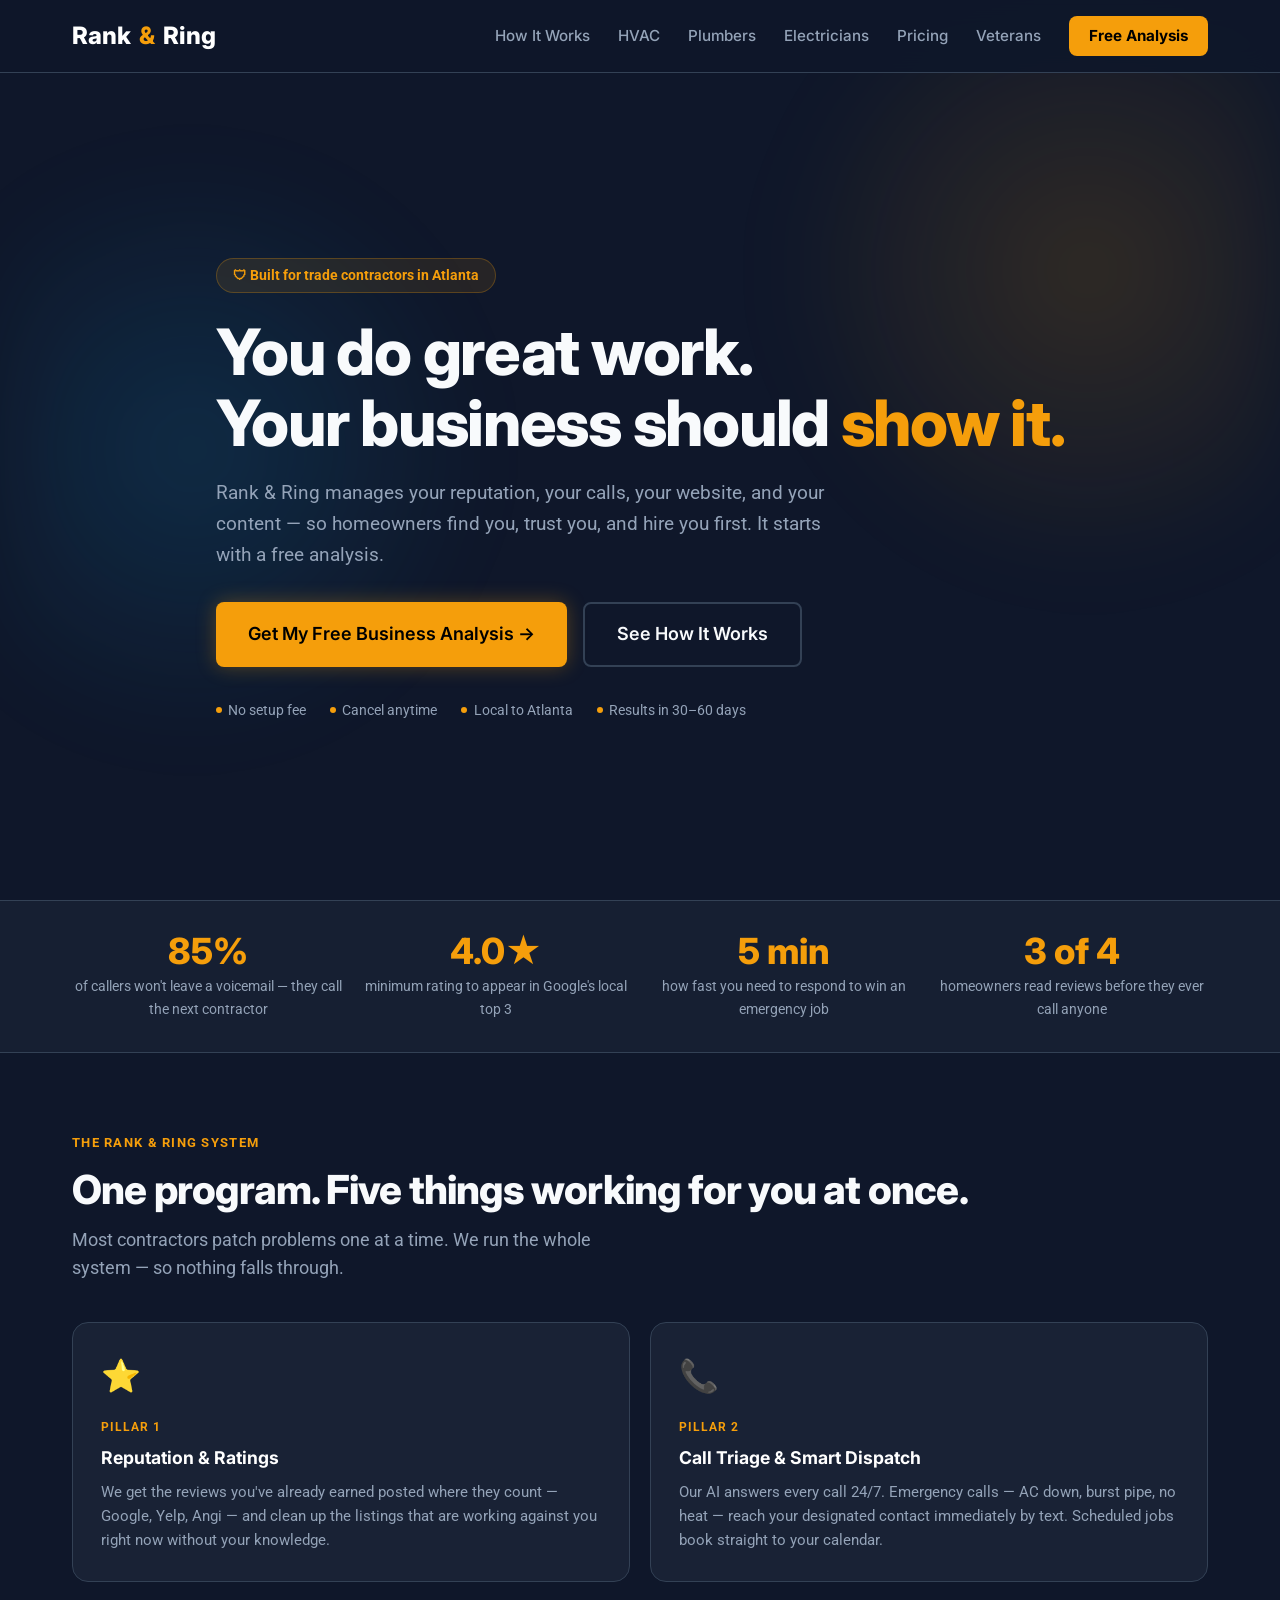
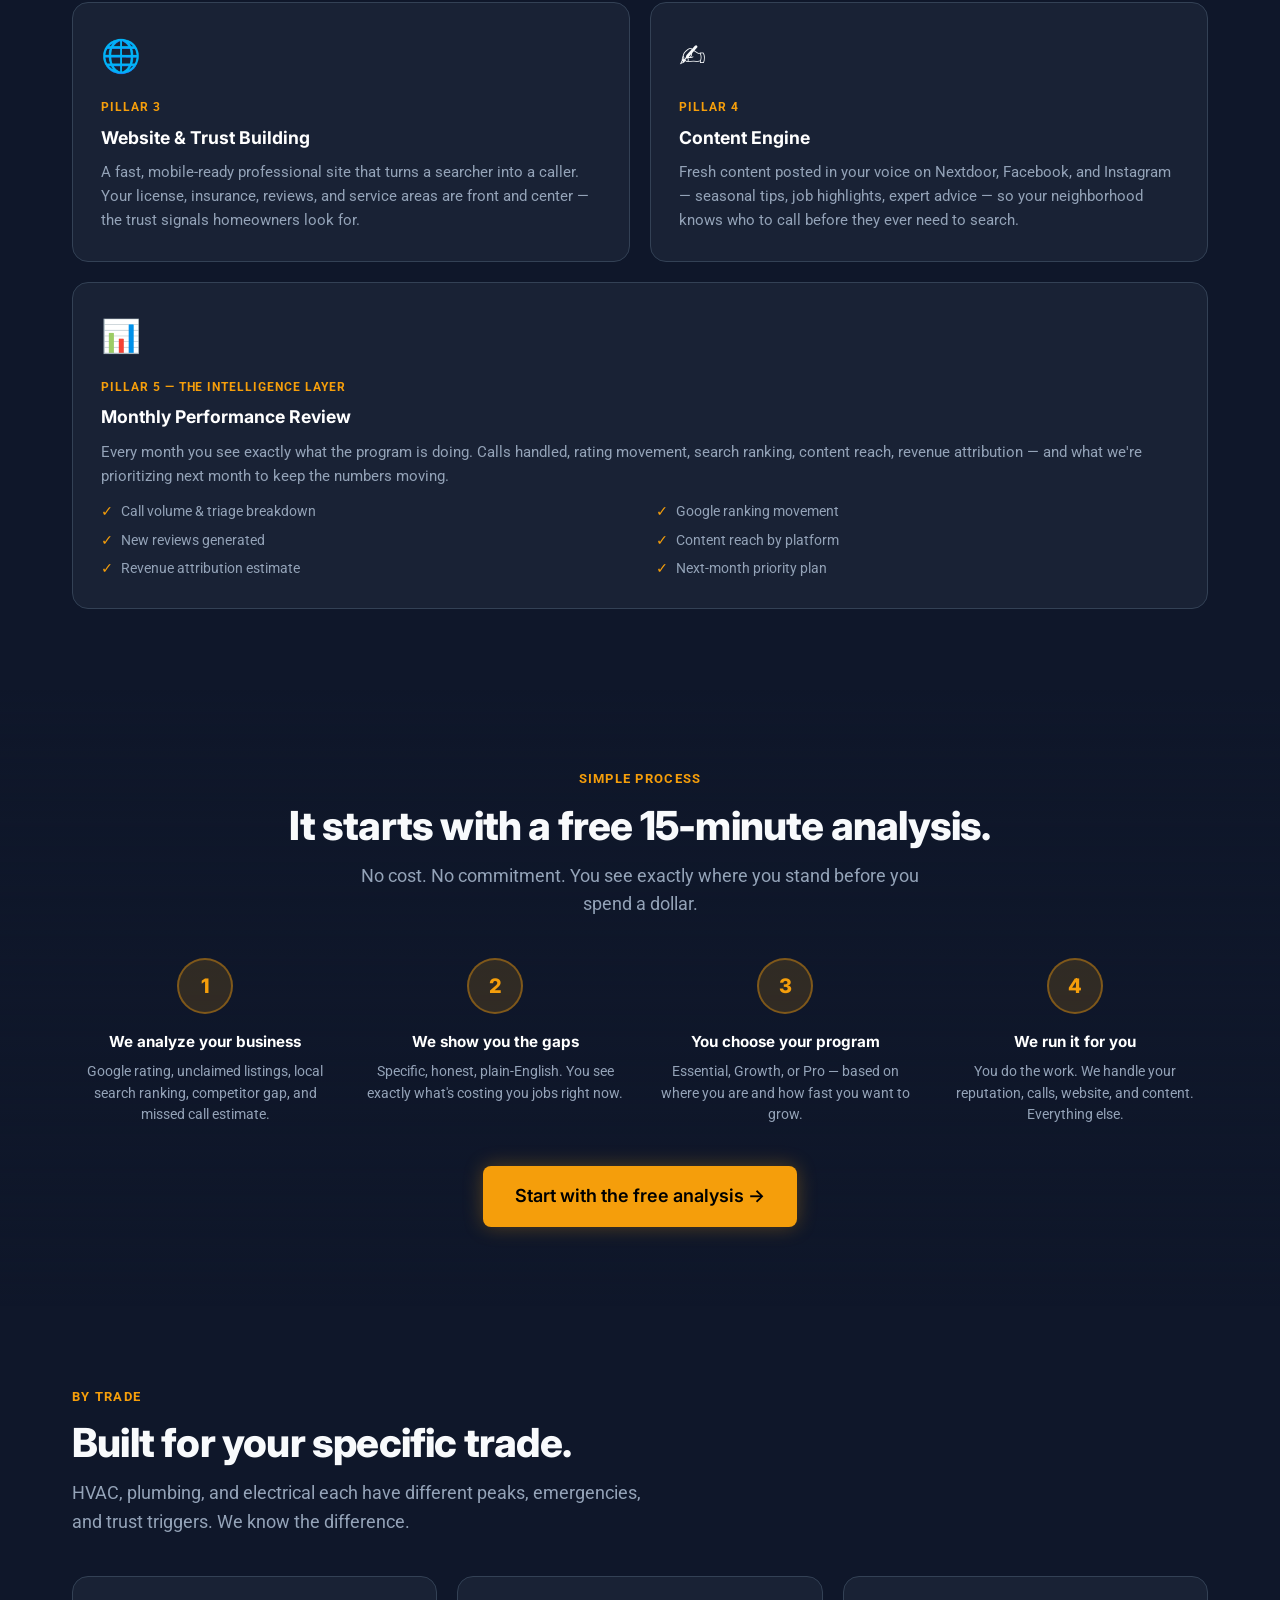
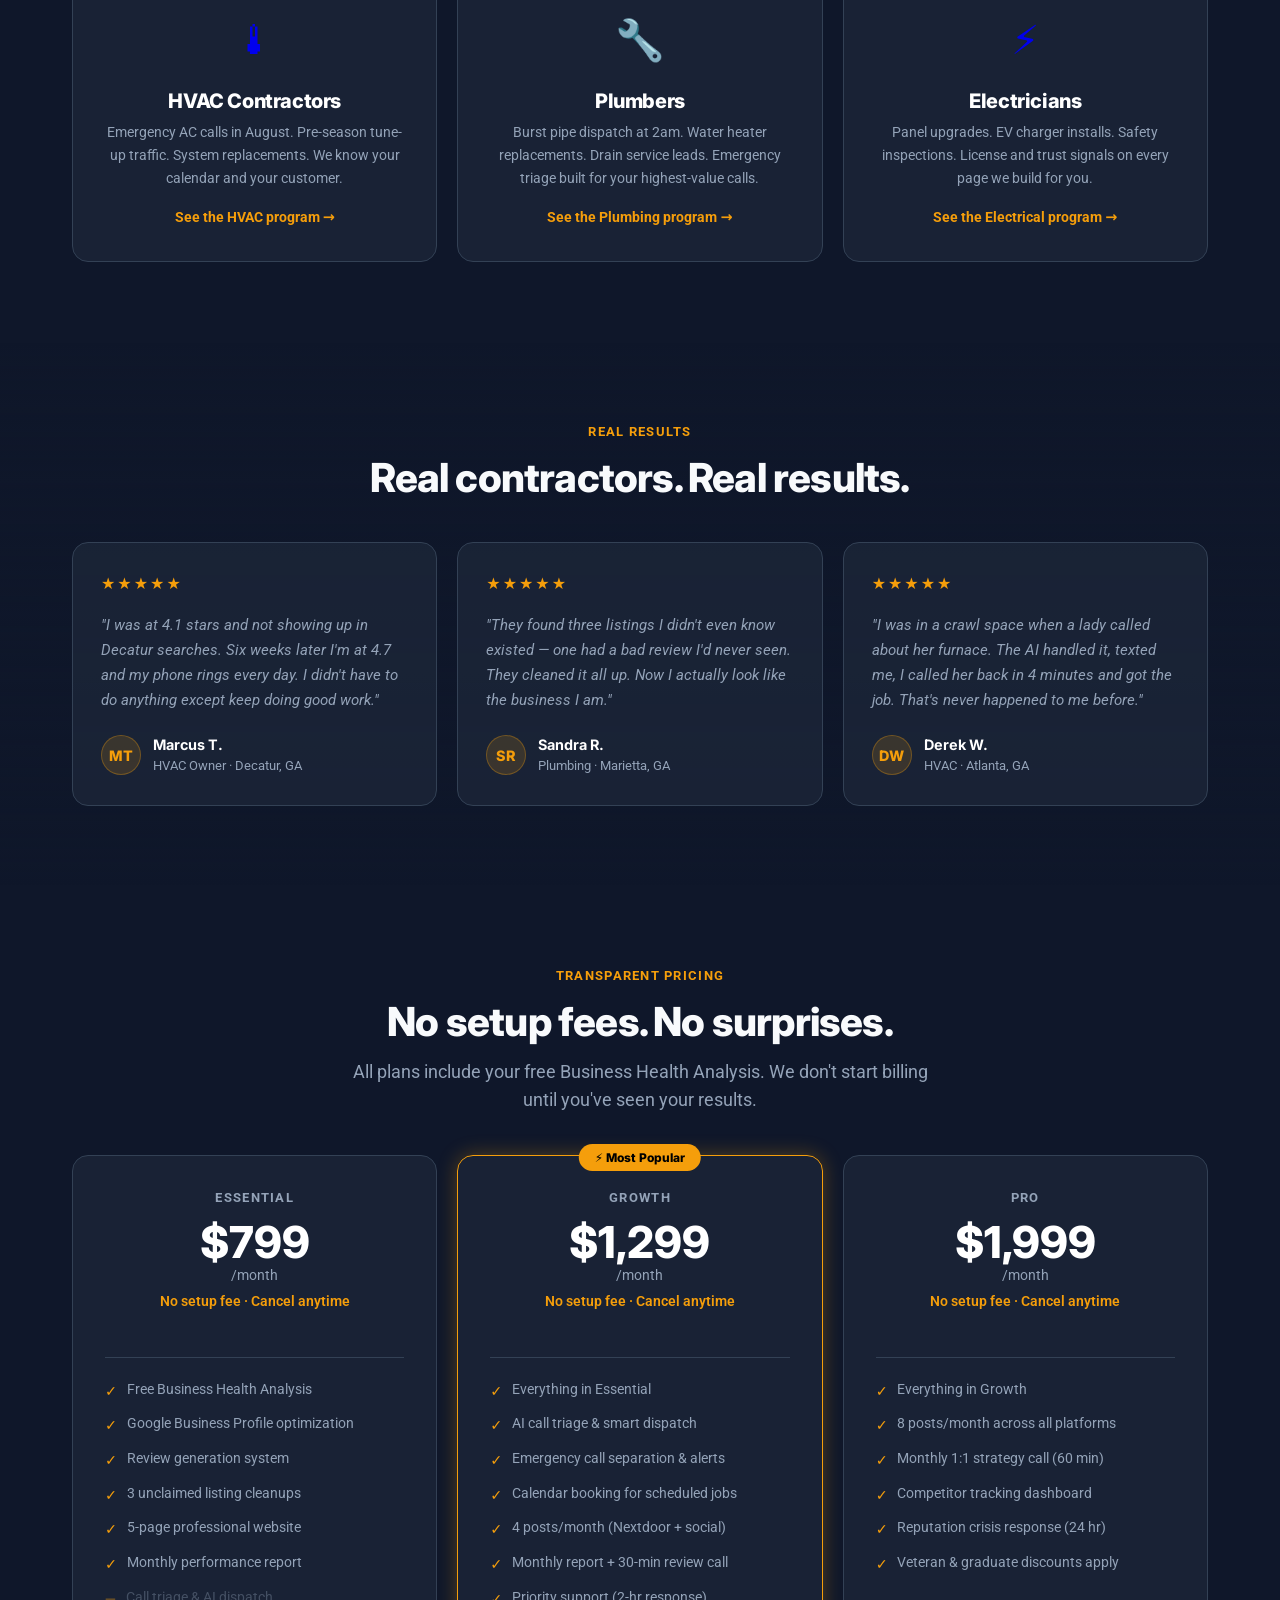
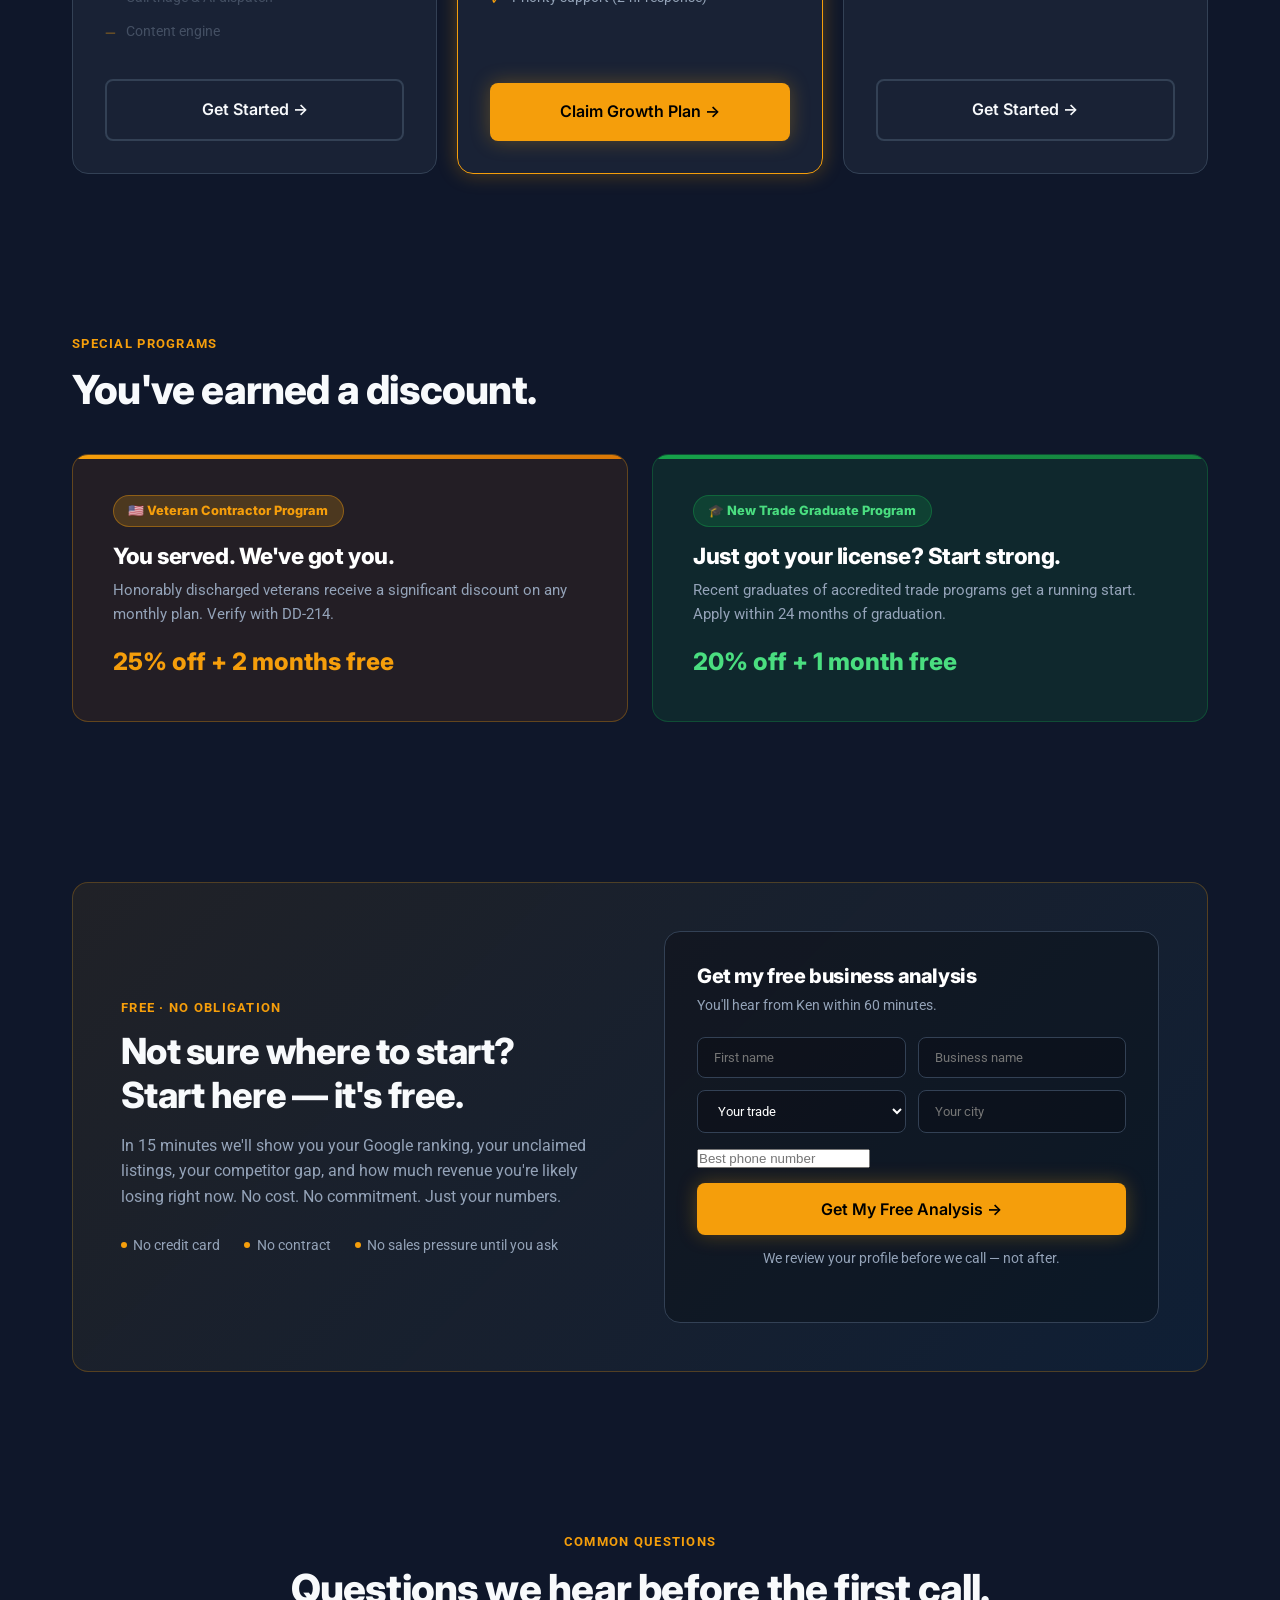
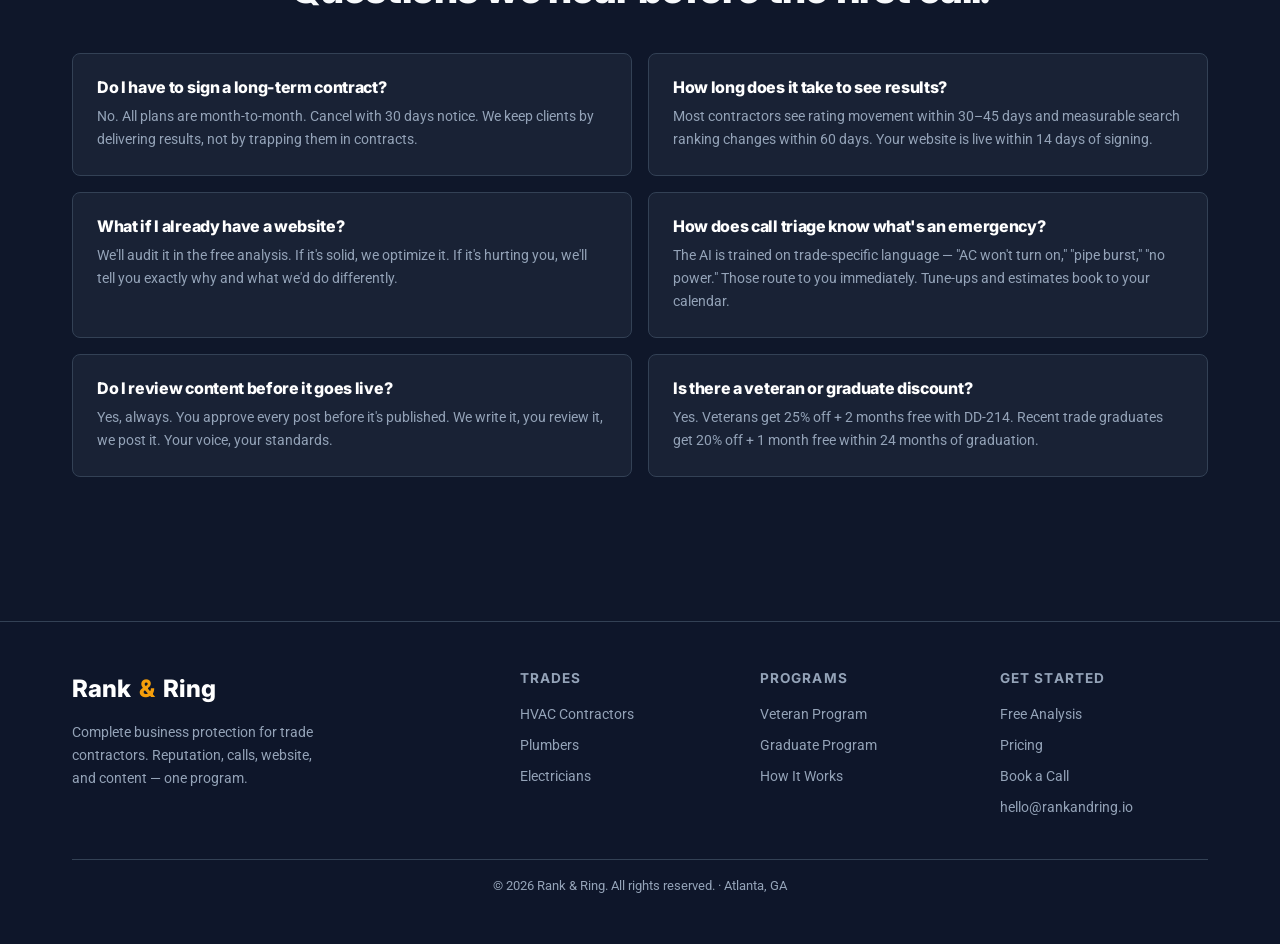
<file: index.html>
<!DOCTYPE html>
<html lang="en">
<head>
  <meta charset="UTF-8">
  <meta name="viewport" content="width=device-width, initial-scale=1.0">
  <title>Rank & Ring | Never Lose Business Again | Atlanta Trade Contractors</title>
  <meta name="description" content="Rank & Ring manages your reputation, calls, website, and content so HVAC, plumbing, and electrical contractors never lose another job. Start with a free business analysis.">
  <link href="https://fonts.googleapis.com/css2?family=Inter:wght@400;600;800&family=Roboto:wght@400;500;700&display=swap" rel="stylesheet">
  <link rel="stylesheet" href="styles.css">
  <style>
    .navbar{position:fixed;background:rgba(15,23,42,0.92);backdrop-filter:blur(12px);border-bottom:1px solid var(--color-border);padding:1rem 0;top:0;left:0;right:0;z-index:100}
    .nav-links{display:flex;gap:1.75rem;align-items:center}
    .nav-links a{color:var(--color-text-muted);text-decoration:none;font-size:.95rem;font-weight:500;font-family:var(--font-heading);transition:var(--transition)}
    .nav-links a:hover{color:white}
    .nav-cta{background:var(--color-accent)!important;color:#000!important;padding:.5rem 1.25rem;border-radius:var(--radius);font-weight:700!important}
    .nav-cta:hover{background:var(--color-accent-hover)!important}
    @media(max-width:768px){.nav-links{display:none}}
    .hero{min-height:100vh;display:flex;align-items:center;padding-top:80px}
    .hero-eyebrow{display:inline-flex;align-items:center;gap:.5rem;background:rgba(245,158,11,.1);border:1px solid rgba(245,158,11,.25);color:var(--color-accent);border-radius:999px;padding:.35rem 1rem;font-size:.85rem;font-weight:700;margin-bottom:1.5rem}
    .hero h1{font-size:clamp(2.6rem,5vw,4rem);margin-bottom:1.25rem;line-height:1.1}
    .hero-sub{font-size:1.2rem;color:var(--color-text-muted);margin-bottom:2rem;max-width:620px}
    .hero-ctas{display:flex;gap:1rem;flex-wrap:wrap;margin-bottom:2rem}
    .trust-chips{display:flex;gap:1.5rem;flex-wrap:wrap}
    .chip{display:flex;align-items:center;gap:.4rem;font-size:.875rem;color:var(--color-text-muted)}
    .chip-dot{width:6px;height:6px;border-radius:50%;background:var(--color-accent)}
    .stats-bar{background:rgba(30,41,59,.5);border-top:1px solid var(--color-border);border-bottom:1px solid var(--color-border);padding:2rem 0}
    .stats-grid{display:grid;grid-template-columns:repeat(4,1fr);gap:1rem;text-align:center}
    .stat-num{font-family:var(--font-heading);font-size:2.25rem;font-weight:800;color:var(--color-accent);line-height:1;margin-bottom:.4rem}
    .stat-label{font-size:.875rem;color:var(--color-text-muted)}
    @media(max-width:640px){.stats-grid{grid-template-columns:repeat(2,1fr)}}
    .section-tag{font-size:.8rem;font-weight:700;text-transform:uppercase;letter-spacing:.1em;color:var(--color-accent);margin-bottom:.75rem}
    .section-title{font-size:clamp(1.75rem,3.5vw,2.5rem);margin-bottom:.75rem}
    .section-sub{font-size:1.1rem;color:var(--color-text-muted);margin-bottom:0;max-width:580px}
    .pillars-section{padding:5rem 0}
    .pillars-grid{display:grid;grid-template-columns:repeat(2,1fr);gap:1.25rem;margin-top:2.5rem}
    .pillar-card{background:var(--color-card-bg);border:1px solid var(--color-border);border-radius:var(--radius-lg);padding:1.75rem;transition:var(--transition)}
    .pillar-card:hover{border-color:rgba(245,158,11,.35);transform:translateY(-4px);box-shadow:var(--shadow-glow)}
    .pillar-card.full{grid-column:1/-1}
    .pillar-icon{font-size:2rem;margin-bottom:1rem}
    .pillar-num{font-size:.75rem;font-weight:700;color:var(--color-accent);text-transform:uppercase;letter-spacing:.08em;margin-bottom:.4rem}
    .pillar-name{font-size:1.1rem;font-weight:700;color:white;margin-bottom:.5rem;font-family:var(--font-heading)}
    .pillar-desc{font-size:.95rem;color:var(--color-text-muted);margin:0;line-height:1.6}
    .pillar-list{list-style:none;padding:0;margin:.75rem 0 0;display:grid;grid-template-columns:1fr 1fr;gap:.35rem 2rem}
    .pillar-list li{font-size:.9rem;color:var(--color-text-muted);display:flex;align-items:center;gap:.5rem}
    .pillar-list li::before{content:"✓";color:var(--color-accent);font-weight:700;flex-shrink:0}
    @media(max-width:640px){.pillars-grid{grid-template-columns:1fr}.pillar-list{grid-template-columns:1fr}}
    .how-section{padding:5rem 0}
    .steps-flow{display:grid;grid-template-columns:repeat(4,1fr);gap:1.5rem;margin-top:2.5rem}
    .step-box{text-align:center}
    .step-circle{width:56px;height:56px;border-radius:50%;background:rgba(245,158,11,.15);border:2px solid rgba(245,158,11,.4);display:flex;align-items:center;justify-content:center;font-family:var(--font-heading);font-weight:800;font-size:1.25rem;color:var(--color-accent);margin:0 auto 1rem}
    .step-title{font-size:.95rem;font-weight:700;color:white;margin-bottom:.4rem;font-family:var(--font-heading)}
    .step-desc{font-size:.85rem;color:var(--color-text-muted);margin:0}
    @media(max-width:640px){.steps-flow{grid-template-columns:1fr 1fr}}
    .trades-section{padding:5rem 0}
    .trades-grid{display:grid;grid-template-columns:repeat(3,1fr);gap:1.25rem;margin-top:2.5rem}
    .trade-card{background:var(--color-card-bg);border:1px solid var(--color-border);border-radius:var(--radius-lg);padding:2rem;text-align:center;text-decoration:none;display:block;transition:var(--transition)}
    .trade-card:hover{transform:translateY(-6px);border-color:var(--color-accent);box-shadow:var(--shadow-glow)}
    .trade-icon{font-size:2.5rem;margin-bottom:1rem}
    .trade-card h3{font-size:1.25rem;margin-bottom:.5rem;color:white}
    .trade-card p{font-size:.9rem;color:var(--color-text-muted);margin-bottom:1rem}
    .trade-link-cta{color:var(--color-accent);font-weight:700;font-size:.9rem}
    @media(max-width:640px){.trades-grid{grid-template-columns:1fr}}
    .testimonials-section{padding:5rem 0}
    .testimonials-grid{display:grid;grid-template-columns:repeat(3,1fr);gap:1.25rem;margin-top:2.5rem}
    .testimonial-card{background:var(--color-card-bg);border:1px solid var(--color-border);border-radius:var(--radius-lg);padding:1.75rem}
    .stars{color:var(--color-accent);font-size:1rem;margin-bottom:1rem;letter-spacing:2px}
    .testimonial-card blockquote{font-size:.95rem;color:var(--color-text-muted);font-style:italic;line-height:1.65;margin-bottom:1.25rem}
    .author-row{display:flex;align-items:center;gap:.75rem}
    .author-avatar{width:40px;height:40px;border-radius:50%;background:rgba(245,158,11,.15);border:1px solid rgba(245,158,11,.3);display:flex;align-items:center;justify-content:center;font-weight:800;color:var(--color-accent);font-family:var(--font-heading);flex-shrink:0;font-size:.9rem}
    .author-name{font-size:.9rem;font-weight:700;color:white;font-family:var(--font-heading)}
    .author-co{font-size:.8rem;color:var(--color-text-muted)}
    @media(max-width:768px){.testimonials-grid{grid-template-columns:1fr}}
    .pricing-section{padding:5rem 0}
    .pricing-grid{display:grid;grid-template-columns:repeat(3,1fr);gap:1.25rem;margin-top:2.5rem}
    .price-card{background:var(--color-card-bg);border:1px solid var(--color-border);border-radius:var(--radius-lg);padding:2rem;display:flex;flex-direction:column;position:relative}
    .price-card.featured{border-color:var(--color-accent);box-shadow:var(--shadow-glow)}
    .featured-badge{position:absolute;top:-12px;left:50%;transform:translateX(-50%);background:var(--color-accent);color:#000;font-size:.75rem;font-weight:800;padding:.25rem 1rem;border-radius:999px;white-space:nowrap;font-family:var(--font-heading)}
    .price-name{font-size:.8rem;font-weight:700;text-transform:uppercase;letter-spacing:.1em;color:var(--color-text-muted);margin-bottom:.75rem}
    .price-amount{font-size:2.75rem;font-weight:800;font-family:var(--font-heading);color:white;line-height:1}
    .price-period{font-size:.9rem;color:var(--color-text-muted);margin-bottom:.25rem}
    .price-note{font-size:.85rem;color:var(--color-accent);font-weight:600;margin-bottom:1.5rem}
    .price-divider{border:none;border-top:1px solid var(--color-border);margin:1.25rem 0}
    .price-feature{display:flex;align-items:flex-start;gap:.6rem;font-size:.9rem;color:var(--color-text-muted);margin-bottom:.6rem}
    .price-feature .chk{color:var(--color-accent);flex-shrink:0;margin-top:2px;font-weight:700}
    .price-feature.off{opacity:.35}
    .price-cta{margin-top:auto;padding-top:1.5rem}
    @media(max-width:768px){.pricing-grid{grid-template-columns:1fr}}
    .programs-section{padding:5rem 0}
    .programs-grid{display:grid;grid-template-columns:1fr 1fr;gap:1.5rem;margin-top:2.5rem}
    .program-card{border-radius:var(--radius-lg);padding:2.5rem;display:block;text-decoration:none;transition:var(--transition);position:relative;overflow:hidden}
    .program-card::before{content:'';position:absolute;top:0;left:0;right:0;height:4px}
    .program-card.veteran{background:rgba(180,83,9,.12);border:1px solid rgba(245,158,11,.3)}
    .program-card.veteran::before{background:linear-gradient(90deg,#f59e0b,#d97706)}
    .program-card.graduate{background:rgba(22,163,74,.12);border:1px solid rgba(22,163,74,.3)}
    .program-card.graduate::before{background:linear-gradient(90deg,#16a34a,#15803d)}
    .program-card:hover{transform:translateY(-5px)}
    .program-badge{display:inline-block;padding:.3rem .9rem;border-radius:999px;font-size:.8rem;font-weight:800;margin-bottom:1rem;font-family:var(--font-heading)}
    .veteran .program-badge{background:rgba(245,158,11,.2);color:#f59e0b;border:1px solid rgba(245,158,11,.4)}
    .graduate .program-badge{background:rgba(22,163,74,.2);color:#4ade80;border:1px solid rgba(22,163,74,.4)}
    .program-card h3{color:white;font-size:1.4rem;margin-bottom:.5rem}
    .program-card p{font-size:.95rem;color:var(--color-text-muted);margin-bottom:1rem}
    .program-discount{font-size:1.5rem;font-weight:800;font-family:var(--font-heading)}
    .veteran .program-discount{color:#f59e0b}
    .graduate .program-discount{color:#4ade80}
    @media(max-width:640px){.programs-grid{grid-template-columns:1fr}}
    .cta-section{padding:5rem 0}
    .cta-card{background:linear-gradient(135deg,rgba(245,158,11,.08),rgba(14,165,233,.06));border:1px solid rgba(245,158,11,.25);border-radius:var(--radius-lg);padding:3rem}
    .cta-inner{display:grid;grid-template-columns:1fr 1fr;gap:3rem;align-items:center}
    .cta-form-wrap{background:rgba(0,0,0,.25);border:1px solid var(--color-border);border-radius:var(--radius-lg);padding:2rem}
    .cta-form-wrap h3{font-size:1.25rem;margin-bottom:.4rem;color:white}
    .cta-form-wrap p{font-size:.9rem;margin-bottom:1.25rem}
    .form-row{display:grid;grid-template-columns:1fr 1fr;gap:.75rem;margin-bottom:.75rem}
    .form-single{margin-bottom:.75rem}
    .form-note{font-size:.8rem;color:var(--color-text-muted);text-align:center;margin-top:.75rem;margin-bottom:0}
    @media(max-width:768px){.cta-inner{grid-template-columns:1fr}}
    .faq-section{padding:5rem 0}
    .faq-grid{display:grid;grid-template-columns:1fr 1fr;gap:1rem;margin-top:2.5rem}
    .faq-item{background:var(--color-card-bg);border:1px solid var(--color-border);border-radius:var(--radius);padding:1.5rem}
    .faq-item h3{font-size:1rem;margin-bottom:.5rem;color:white}
    .faq-item p{font-size:.9rem;color:var(--color-text-muted);margin:0}
    @media(max-width:640px){.faq-grid{grid-template-columns:1fr}}
    footer{border-top:1px solid var(--color-border);padding:3rem 0;margin-top:4rem;background:rgba(15,23,42,.5)}
    .footer-grid{display:grid;grid-template-columns:2fr 1fr 1fr 1fr;gap:2rem}
    .footer-brand p{font-size:.9rem;color:var(--color-text-muted);margin-top:.75rem;max-width:260px}
    .footer-col h4{font-size:.85rem;font-weight:700;text-transform:uppercase;letter-spacing:.08em;color:var(--color-text-muted);margin-bottom:1rem;font-family:var(--font-heading)}
    .footer-col a{display:block;color:var(--color-text-muted);text-decoration:none;font-size:.9rem;margin-bottom:.5rem;transition:var(--transition)}
    .footer-col a:hover{color:white}
    .footer-bottom{margin-top:2rem;padding-top:1rem;border-top:1px solid var(--color-border);text-align:center;font-size:.8rem;color:var(--color-text-muted)}
    @media(max-width:768px){.footer-grid{grid-template-columns:1fr 1fr}}
  </style>
</head>
<body>
<div class="bg-pattern"></div>

<nav class="navbar">
  <div class="container nav-container">
    <a href="index.html" class="logo">Rank<span>&</span>Ring</a>
    <div class="nav-links">
      <a href="how-it-works.html">How It Works</a>
      <a href="hvac.html">HVAC</a>
      <a href="plumbers.html">Plumbers</a>
      <a href="electricians.html">Electricians</a>
      <a href="#pricing">Pricing</a>
      <a href="veterans.html">Veterans</a>
      <a href="analysis.html" class="nav-cta">Free Analysis</a>
    </div>
  </div>
</nav>

<section class="hero">
  <div class="container">
    <div class="hero-eyebrow">🛡 Built for trade contractors in Atlanta</div>
    <h1>You do great work.<br>Your business should <span class="text-accent">show it.</span></h1>
    <p class="hero-sub">Rank & Ring manages your reputation, your calls, your website, and your content — so homeowners find you, trust you, and hire you first. It starts with a free analysis.</p>
    <div class="hero-ctas">
      <a href="analysis.html" class="btn btn-primary">Get My Free Business Analysis →</a>
      <a href="how-it-works.html" class="btn btn-secondary">See How It Works</a>
    </div>
    <div class="trust-chips">
      <div class="chip"><div class="chip-dot"></div>No setup fee</div>
      <div class="chip"><div class="chip-dot"></div>Cancel anytime</div>
      <div class="chip"><div class="chip-dot"></div>Local to Atlanta</div>
      <div class="chip"><div class="chip-dot"></div>Results in 30–60 days</div>
    </div>
  </div>
</section>

<div class="stats-bar">
  <div class="container">
    <div class="stats-grid">
      <div><div class="stat-num">85%</div><div class="stat-label">of callers won't leave a voicemail — they call the next contractor</div></div>
      <div><div class="stat-num">4.0★</div><div class="stat-label">minimum rating to appear in Google's local top 3</div></div>
      <div><div class="stat-num">5 min</div><div class="stat-label">how fast you need to respond to win an emergency job</div></div>
      <div><div class="stat-num">3 of 4</div><div class="stat-label">homeowners read reviews before they ever call anyone</div></div>
    </div>
  </div>
</div>

<section class="pillars-section">
  <div class="container">
    <div class="section-tag">The Rank & Ring System</div>
    <h2 class="section-title">One program. Five things working for you at once.</h2>
    <p class="section-sub">Most contractors patch problems one at a time. We run the whole system — so nothing falls through.</p>
    <div class="pillars-grid">
      <div class="pillar-card">
        <div class="pillar-icon">⭐</div>
        <div class="pillar-num">Pillar 1</div>
        <div class="pillar-name">Reputation & Ratings</div>
        <p class="pillar-desc">We get the reviews you've already earned posted where they count — Google, Yelp, Angi — and clean up the listings that are working against you right now without your knowledge.</p>
      </div>
      <div class="pillar-card">
        <div class="pillar-icon">📞</div>
        <div class="pillar-num">Pillar 2</div>
        <div class="pillar-name">Call Triage & Smart Dispatch</div>
        <p class="pillar-desc">Our AI answers every call 24/7. Emergency calls — AC down, burst pipe, no heat — reach your designated contact immediately by text. Scheduled jobs book straight to your calendar.</p>
      </div>
      <div class="pillar-card">
        <div class="pillar-icon">🌐</div>
        <div class="pillar-num">Pillar 3</div>
        <div class="pillar-name">Website & Trust Building</div>
        <p class="pillar-desc">A fast, mobile-ready professional site that turns a searcher into a caller. Your license, insurance, reviews, and service areas are front and center — the trust signals homeowners look for.</p>
      </div>
      <div class="pillar-card">
        <div class="pillar-icon">✍️</div>
        <div class="pillar-num">Pillar 4</div>
        <div class="pillar-name">Content Engine</div>
        <p class="pillar-desc">Fresh content posted in your voice on Nextdoor, Facebook, and Instagram — seasonal tips, job highlights, expert advice — so your neighborhood knows who to call before they ever need to search.</p>
      </div>
      <div class="pillar-card full">
        <div class="pillar-icon">📊</div>
        <div class="pillar-num">Pillar 5 — The Intelligence Layer</div>
        <div class="pillar-name">Monthly Performance Review</div>
        <p class="pillar-desc">Every month you see exactly what the program is doing. Calls handled, rating movement, search ranking, content reach, revenue attribution — and what we're prioritizing next month to keep the numbers moving.</p>
        <ul class="pillar-list">
          <li>Call volume &amp; triage breakdown</li>
          <li>Google ranking movement</li>
          <li>New reviews generated</li>
          <li>Content reach by platform</li>
          <li>Revenue attribution estimate</li>
          <li>Next-month priority plan</li>
        </ul>
      </div>
    </div>
  </div>
</section>

<section class="how-section" style="background:linear-gradient(to bottom,transparent,rgba(15,23,42,.6),transparent)">
  <div class="container text-center">
    <div class="section-tag">Simple Process</div>
    <h2 class="section-title">It starts with a free 15-minute analysis.</h2>
    <p class="section-sub" style="margin:0 auto 0">No cost. No commitment. You see exactly where you stand before you spend a dollar.</p>
    <div class="steps-flow">
      <div class="step-box"><div class="step-circle">1</div><div class="step-title">We analyze your business</div><p class="step-desc">Google rating, unclaimed listings, local search ranking, competitor gap, and missed call estimate.</p></div>
      <div class="step-box"><div class="step-circle">2</div><div class="step-title">We show you the gaps</div><p class="step-desc">Specific, honest, plain-English. You see exactly what's costing you jobs right now.</p></div>
      <div class="step-box"><div class="step-circle">3</div><div class="step-title">You choose your program</div><p class="step-desc">Essential, Growth, or Pro — based on where you are and how fast you want to grow.</p></div>
      <div class="step-box"><div class="step-circle">4</div><div class="step-title">We run it for you</div><p class="step-desc">You do the work. We handle your reputation, calls, website, and content. Everything else.</p></div>
    </div>
    <div style="margin-top:2.5rem"><a href="analysis.html" class="btn btn-primary">Start with the free analysis →</a></div>
  </div>
</section>

<section class="trades-section">
  <div class="container">
    <div class="section-tag">By Trade</div>
    <h2 class="section-title">Built for your specific trade.</h2>
    <p class="section-sub">HVAC, plumbing, and electrical each have different peaks, emergencies, and trust triggers. We know the difference.</p>
    <div class="trades-grid">
      <a href="hvac.html" class="trade-card"><div class="trade-icon">🌡</div><h3>HVAC Contractors</h3><p>Emergency AC calls in August. Pre-season tune-up traffic. System replacements. We know your calendar and your customer.</p><div class="trade-link-cta">See the HVAC program →</div></a>
      <a href="plumbers.html" class="trade-card"><div class="trade-icon">🔧</div><h3>Plumbers</h3><p>Burst pipe dispatch at 2am. Water heater replacements. Drain service leads. Emergency triage built for your highest-value calls.</p><div class="trade-link-cta">See the Plumbing program →</div></a>
      <a href="electricians.html" class="trade-card"><div class="trade-icon">⚡</div><h3>Electricians</h3><p>Panel upgrades. EV charger installs. Safety inspections. License and trust signals on every page we build for you.</p><div class="trade-link-cta">See the Electrical program →</div></a>
    </div>
  </div>
</section>

<section class="testimonials-section" style="background:linear-gradient(to bottom,transparent,rgba(15,23,42,.5),transparent)">
  <div class="container">
    <div class="section-tag text-center">Real Results</div>
    <h2 class="section-title text-center">Real contractors. Real results.</h2>
    <div class="testimonials-grid">
      <div class="testimonial-card"><div class="stars">★★★★★</div><blockquote>"I was at 4.1 stars and not showing up in Decatur searches. Six weeks later I'm at 4.7 and my phone rings every day. I didn't have to do anything except keep doing good work."</blockquote><div class="author-row"><div class="author-avatar">MT</div><div><div class="author-name">Marcus T.</div><div class="author-co">HVAC Owner · Decatur, GA</div></div></div></div>
      <div class="testimonial-card"><div class="stars">★★★★★</div><blockquote>"They found three listings I didn't even know existed — one had a bad review I'd never seen. They cleaned it all up. Now I actually look like the business I am."</blockquote><div class="author-row"><div class="author-avatar">SR</div><div><div class="author-name">Sandra R.</div><div class="author-co">Plumbing · Marietta, GA</div></div></div></div>
      <div class="testimonial-card"><div class="stars">★★★★★</div><blockquote>"I was in a crawl space when a lady called about her furnace. The AI handled it, texted me, I called her back in 4 minutes and got the job. That's never happened to me before."</blockquote><div class="author-row"><div class="author-avatar">DW</div><div><div class="author-name">Derek W.</div><div class="author-co">HVAC · Atlanta, GA</div></div></div></div>
    </div>
  </div>
</section>

<section class="pricing-section" id="pricing">
  <div class="container text-center">
    <div class="section-tag">Transparent Pricing</div>
    <h2 class="section-title">No setup fees. No surprises.</h2>
    <p class="section-sub" style="margin:0 auto 0">All plans include your free Business Health Analysis. We don't start billing until you've seen your results.</p>
    <div class="pricing-grid">
      <div class="price-card">
        <div class="price-name">Essential</div>
        <div class="price-amount">$799</div>
        <div class="price-period">/month</div>
        <div class="price-note">No setup fee · Cancel anytime</div>
        <hr class="price-divider">
        <div class="price-feature"><span class="chk">✓</span>Free Business Health Analysis</div>
        <div class="price-feature"><span class="chk">✓</span>Google Business Profile optimization</div>
        <div class="price-feature"><span class="chk">✓</span>Review generation system</div>
        <div class="price-feature"><span class="chk">✓</span>3 unclaimed listing cleanups</div>
        <div class="price-feature"><span class="chk">✓</span>5-page professional website</div>
        <div class="price-feature"><span class="chk">✓</span>Monthly performance report</div>
        <div class="price-feature off"><span class="chk">—</span>Call triage &amp; AI dispatch</div>
        <div class="price-feature off"><span class="chk">—</span>Content engine</div>
        <div class="price-cta"><a href="analysis.html" class="btn btn-secondary" style="width:100%;font-size:1rem">Get Started →</a></div>
      </div>
      <div class="price-card featured">
        <div class="featured-badge">⚡ Most Popular</div>
        <div class="price-name">Growth</div>
        <div class="price-amount">$1,299</div>
        <div class="price-period">/month</div>
        <div class="price-note">No setup fee · Cancel anytime</div>
        <hr class="price-divider">
        <div class="price-feature"><span class="chk">✓</span>Everything in Essential</div>
        <div class="price-feature"><span class="chk">✓</span>AI call triage &amp; smart dispatch</div>
        <div class="price-feature"><span class="chk">✓</span>Emergency call separation &amp; alerts</div>
        <div class="price-feature"><span class="chk">✓</span>Calendar booking for scheduled jobs</div>
        <div class="price-feature"><span class="chk">✓</span>4 posts/month (Nextdoor + social)</div>
        <div class="price-feature"><span class="chk">✓</span>Monthly report + 30-min review call</div>
        <div class="price-feature"><span class="chk">✓</span>Priority support (2-hr response)</div>
        <div class="price-cta"><a href="analysis.html" class="btn btn-primary" style="width:100%;font-size:1rem">Claim Growth Plan →</a></div>
      </div>
      <div class="price-card">
        <div class="price-name">Pro</div>
        <div class="price-amount">$1,999</div>
        <div class="price-period">/month</div>
        <div class="price-note">No setup fee · Cancel anytime</div>
        <hr class="price-divider">
        <div class="price-feature"><span class="chk">✓</span>Everything in Growth</div>
        <div class="price-feature"><span class="chk">✓</span>8 posts/month across all platforms</div>
        <div class="price-feature"><span class="chk">✓</span>Monthly 1:1 strategy call (60 min)</div>
        <div class="price-feature"><span class="chk">✓</span>Competitor tracking dashboard</div>
        <div class="price-feature"><span class="chk">✓</span>Reputation crisis response (24 hr)</div>
        <div class="price-feature"><span class="chk">✓</span>Veteran &amp; graduate discounts apply</div>
        <div class="price-cta"><a href="analysis.html" class="btn btn-secondary" style="width:100%;font-size:1rem">Get Started →</a></div>
      </div>
    </div>
  </div>
</section>

<section class="programs-section">
  <div class="container">
    <div class="section-tag">Special Programs</div>
    <h2 class="section-title">You've earned a discount.</h2>
    <div class="programs-grid">
      <a href="veterans.html" class="program-card veteran"><div class="program-badge">🇺🇸 Veteran Contractor Program</div><h3>You served. We've got you.</h3><p>Honorably discharged veterans receive a significant discount on any monthly plan. Verify with DD-214.</p><div class="program-discount">25% off + 2 months free</div></a>
      <a href="graduates.html" class="program-card graduate"><div class="program-badge">🎓 New Trade Graduate Program</div><h3>Just got your license? Start strong.</h3><p>Recent graduates of accredited trade programs get a running start. Apply within 24 months of graduation.</p><div class="program-discount">20% off + 1 month free</div></a>
    </div>
  </div>
</section>

<section class="cta-section">
  <div class="container">
    <div class="cta-card">
      <div class="cta-inner">
        <div>
          <div class="section-tag">Free · No Obligation</div>
          <h2 style="font-size:clamp(1.75rem,3vw,2.25rem);margin-bottom:1rem">Not sure where to start?<br>Start here — it's free.</h2>
          <p style="font-size:1rem;margin-bottom:1.5rem">In 15 minutes we'll show you your Google ranking, your unclaimed listings, your competitor gap, and how much revenue you're likely losing right now. No cost. No commitment. Just your numbers.</p>
          <div class="trust-chips">
            <div class="chip"><div class="chip-dot"></div>No credit card</div>
            <div class="chip"><div class="chip-dot"></div>No contract</div>
            <div class="chip"><div class="chip-dot"></div>No sales pressure until you ask</div>
          </div>
        </div>
        <div class="cta-form-wrap">
          <h3>Get my free business analysis</h3>
          <p>You'll hear from Ken within 60 minutes.</p>
          <form action="thankyou.html" method="get">
            <div class="form-row">
              <input type="text" name="name" placeholder="First name" required>
              <input type="text" placeholder="Business name" required>
            </div>
            <div class="form-row">
              <select required><option value="" disabled selected>Your trade</option><option>HVAC</option><option>Plumbing</option><option>Electrical</option><option>Other</option></select>
              <input type="text" placeholder="Your city">
            </div>
            <div class="form-single"><input type="tel" placeholder="Best phone number" required></div>
            <button type="submit" class="btn btn-primary" style="width:100%;font-size:1rem">Get My Free Analysis →</button>
          </form>
          <p class="form-note">We review your profile before we call — not after.</p>
        </div>
      </div>
    </div>
  </div>
</section>

<section class="faq-section">
  <div class="container">
    <div class="section-tag text-center">Common Questions</div>
    <h2 class="section-title text-center">Questions we hear before the first call.</h2>
    <div class="faq-grid">
      <div class="faq-item"><h3>Do I have to sign a long-term contract?</h3><p>No. All plans are month-to-month. Cancel with 30 days notice. We keep clients by delivering results, not by trapping them in contracts.</p></div>
      <div class="faq-item"><h3>How long does it take to see results?</h3><p>Most contractors see rating movement within 30–45 days and measurable search ranking changes within 60 days. Your website is live within 14 days of signing.</p></div>
      <div class="faq-item"><h3>What if I already have a website?</h3><p>We'll audit it in the free analysis. If it's solid, we optimize it. If it's hurting you, we'll tell you exactly why and what we'd do differently.</p></div>
      <div class="faq-item"><h3>How does call triage know what's an emergency?</h3><p>The AI is trained on trade-specific language — "AC won't turn on," "pipe burst," "no power." Those route to you immediately. Tune-ups and estimates book to your calendar.</p></div>
      <div class="faq-item"><h3>Do I review content before it goes live?</h3><p>Yes, always. You approve every post before it's published. We write it, you review it, we post it. Your voice, your standards.</p></div>
      <div class="faq-item"><h3>Is there a veteran or graduate discount?</h3><p>Yes. Veterans get 25% off + 2 months free with DD-214. Recent trade graduates get 20% off + 1 month free within 24 months of graduation.</p></div>
    </div>
  </div>
</section>

<footer>
  <div class="container">
    <div class="footer-grid">
      <div class="footer-brand"><a href="index.html" class="logo">Rank<span>&</span>Ring</a><p>Complete business protection for trade contractors. Reputation, calls, website, and content — one program.</p></div>
      <div class="footer-col"><h4>Trades</h4><a href="hvac.html">HVAC Contractors</a><a href="plumbers.html">Plumbers</a><a href="electricians.html">Electricians</a></div>
      <div class="footer-col"><h4>Programs</h4><a href="veterans.html">Veteran Program</a><a href="graduates.html">Graduate Program</a><a href="how-it-works.html">How It Works</a></div>
      <div class="footer-col"><h4>Get Started</h4><a href="analysis.html">Free Analysis</a><a href="#pricing">Pricing</a><a href="book.html">Book a Call</a><a href="mailto:hello@rankandring.io">hello@rankandring.io</a></div>
    </div>
    <div class="footer-bottom">© 2026 Rank & Ring. All rights reserved. · Atlanta, GA</div>
  </div>
</footer>
</body>
</html>
</file>
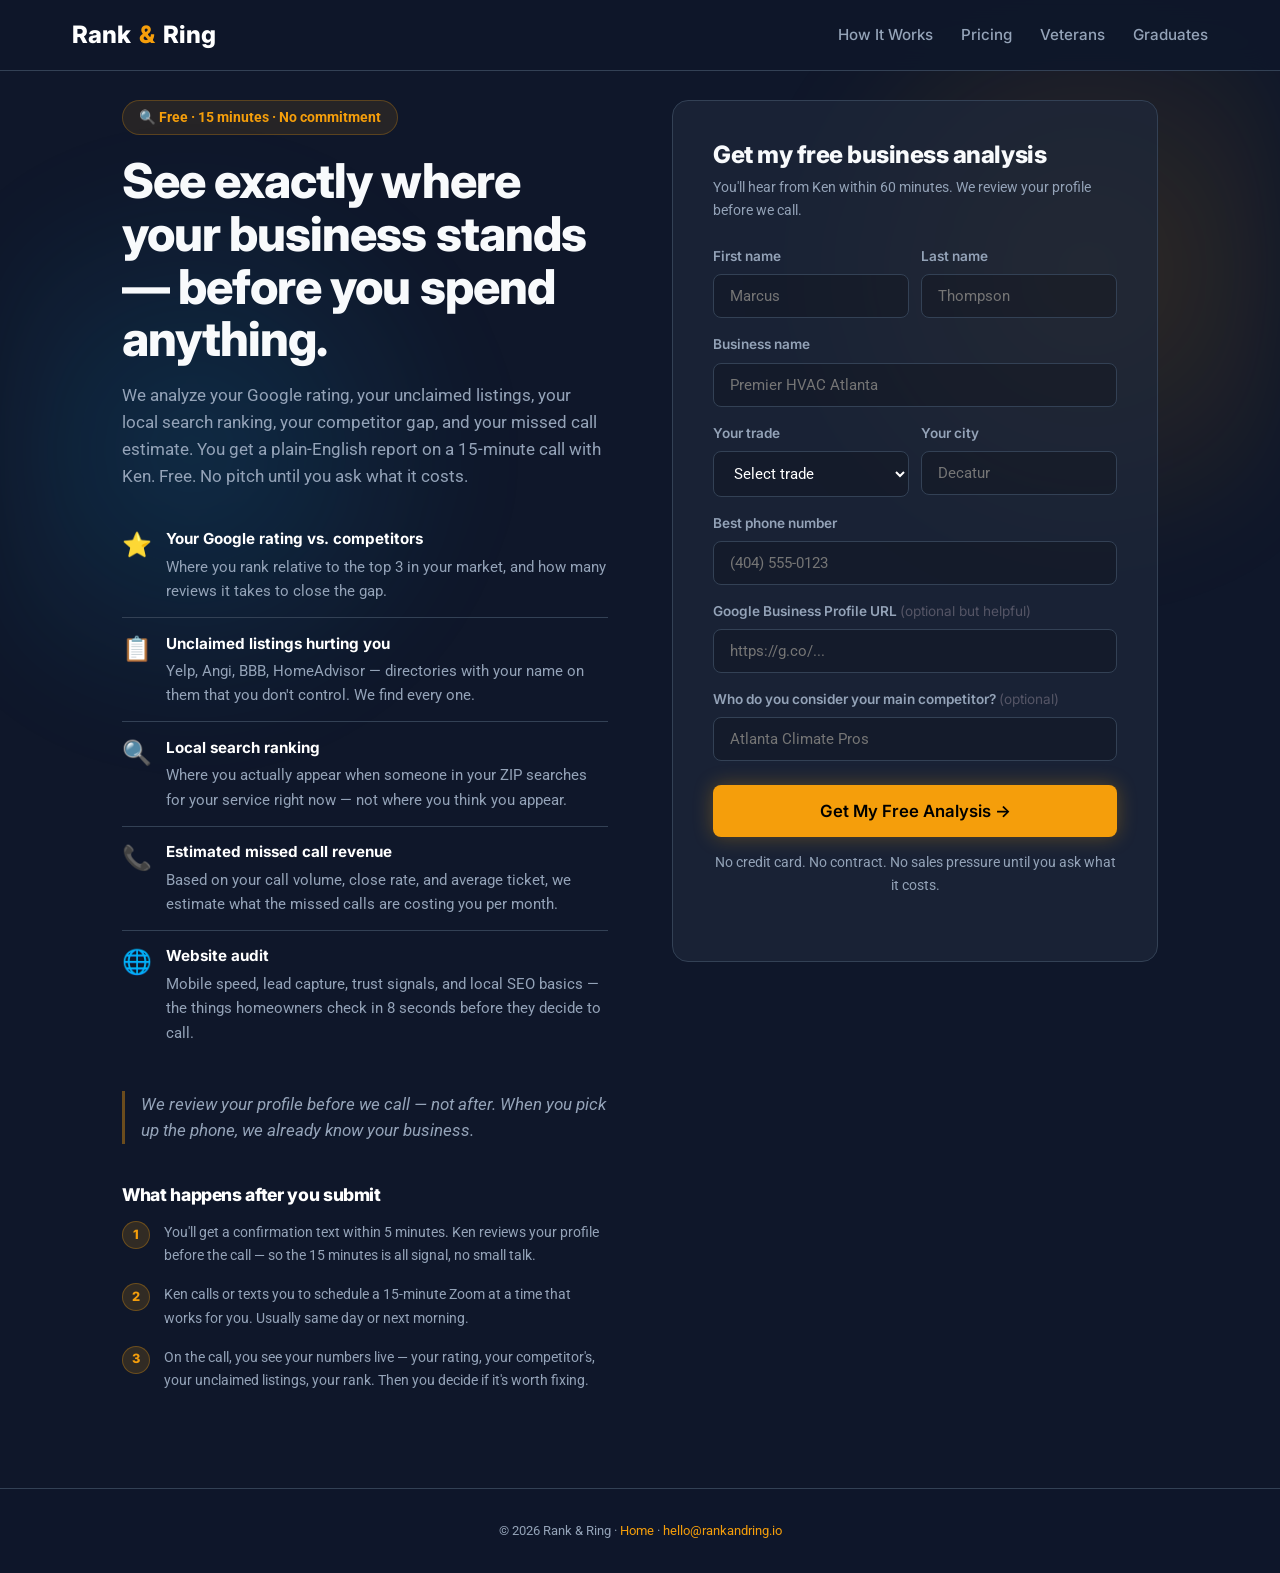
<file: analysis.html>
<!DOCTYPE html>
<html lang="en">
<head>
  <meta charset="UTF-8"><meta name="viewport" content="width=device-width, initial-scale=1.0">
  <title>Free Business Analysis | Rank & Ring</title>
  <meta name="description" content="Get a free 15-minute business health analysis for your HVAC, plumbing, or electrical contracting business. See exactly where you stand before you spend a dollar.">
  <link href="https://fonts.googleapis.com/css2?family=Inter:wght@400;600;800&family=Roboto:wght@400;500;700&display=swap" rel="stylesheet">
  <link rel="stylesheet" href="styles.css">
  <style>
    .navbar{position:fixed;background:rgba(15,23,42,.92);backdrop-filter:blur(12px);border-bottom:1px solid var(--color-border);padding:1rem 0;top:0;left:0;right:0;z-index:100}
    .nav-links{display:flex;gap:1.75rem;align-items:center}
    .nav-links a{color:var(--color-text-muted);text-decoration:none;font-size:.95rem;font-weight:500;font-family:var(--font-heading);transition:var(--transition)}
    .nav-links a:hover{color:white}
    @media(max-width:768px){.nav-links{display:none}}
    .page-wrap{padding-top:100px;padding-bottom:5rem;min-height:100vh}
    .page-inner{display:grid;grid-template-columns:1fr 1fr;gap:4rem;align-items:start;max-width:1100px;margin:0 auto;padding:0 2rem}
    .left-col h1{font-size:clamp(2rem,4vw,3rem);line-height:1.1;margin-bottom:1rem}
    .left-col p{font-size:1.05rem;color:var(--color-text-muted);margin-bottom:1.5rem}
    .analysis-points{list-style:none;padding:0;margin:0 0 2rem}
    .analysis-points li{display:flex;align-items:flex-start;gap:.85rem;font-size:.95rem;color:var(--color-text-muted);padding:.85rem 0;border-bottom:1px solid var(--color-border)}
    .analysis-points li:last-child{border-bottom:none}
    .point-icon{font-size:1.5rem;flex-shrink:0;margin-top:-.1rem}
    .point-body strong{display:block;color:white;font-weight:700;font-family:var(--font-heading);margin-bottom:.2rem}
    .trust-line{font-size:.9rem;color:var(--color-text-muted);font-style:italic;border-left:3px solid rgba(245,158,11,.4);padding-left:1rem}
    .form-card{background:var(--color-card-bg);border:1px solid var(--color-border);border-radius:var(--radius-lg);padding:2.5rem;position:sticky;top:100px}
    .form-card h2{font-size:1.5rem;margin-bottom:.4rem}
    .form-card p{font-size:.9rem;color:var(--color-text-muted);margin-bottom:1.5rem}
    .form-group{margin-bottom:1rem}
    .form-group label{display:block;font-size:.85rem;font-weight:600;color:var(--color-text-muted);margin-bottom:.4rem;font-family:var(--font-heading)}
    .form-group input,.form-group select,.form-group textarea{width:100%;padding:.75rem 1rem;background:rgba(0,0,0,.2);border:1px solid var(--color-border);border-radius:var(--radius);color:white;font-family:var(--font-body);font-size:.95rem;transition:var(--transition)}
    .form-group input:focus,.form-group select:focus,.form-group textarea:focus{outline:none;border-color:var(--color-accent);box-shadow:0 0 0 3px rgba(245,158,11,.1)}
    .form-group select option{background:#1e293b}
    .form-group textarea{height:90px;resize:none}
    .form-row-2{display:grid;grid-template-columns:1fr 1fr;gap:.75rem}
    .form-note{font-size:.8rem;color:var(--color-text-muted);text-align:center;margin-top:.85rem;margin-bottom:0}
    .what-next{margin-top:2.5rem}
    .what-next h3{font-size:1.1rem;margin-bottom:1rem;color:white}
    .next-step{display:flex;gap:.85rem;margin-bottom:1rem;font-size:.9rem;color:var(--color-text-muted)}
    .next-num{width:28px;height:28px;border-radius:50%;background:rgba(245,158,11,.15);border:1px solid rgba(245,158,11,.3);display:flex;align-items:center;justify-content:center;font-weight:800;color:var(--color-accent);font-family:var(--font-heading);font-size:.8rem;flex-shrink:0}
    @media(max-width:840px){.page-inner{grid-template-columns:1fr}.form-card{position:static}}
    footer{border-top:1px solid var(--color-border);padding:2rem 0;background:rgba(15,23,42,.5)}
    .footer-bottom{text-align:center;font-size:.8rem;color:var(--color-text-muted)}
  </style>
</head>
<body>
<div class="bg-pattern"></div>
<nav class="navbar">
  <div class="container nav-container">
    <a href="index.html" class="logo">Rank<span>&</span>Ring</a>
    <div class="nav-links">
      <a href="how-it-works.html">How It Works</a><a href="index.html#pricing">Pricing</a><a href="veterans.html">Veterans</a><a href="graduates.html">Graduates</a>
    </div>
  </div>
</nav>

<div class="page-wrap">
  <div class="page-inner">
    <div class="left-col">
      <div style="display:inline-flex;align-items:center;gap:.5rem;background:rgba(245,158,11,.1);border:1px solid rgba(245,158,11,.25);color:var(--color-accent);border-radius:999px;padding:.35rem 1rem;font-size:.85rem;font-weight:700;margin-bottom:1.25rem">🔍 Free · 15 minutes · No commitment</div>
      <h1>See exactly where your business stands — before you spend anything.</h1>
      <p>We analyze your Google rating, your unclaimed listings, your local search ranking, your competitor gap, and your missed call estimate. You get a plain-English report on a 15-minute call with Ken. Free. No pitch until you ask what it costs.</p>
      <ul class="analysis-points">
        <li><div class="point-icon">⭐</div><div class="point-body"><strong>Your Google rating vs. competitors</strong>Where you rank relative to the top 3 in your market, and how many reviews it takes to close the gap.</div></li>
        <li><div class="point-icon">📋</div><div class="point-body"><strong>Unclaimed listings hurting you</strong>Yelp, Angi, BBB, HomeAdvisor — directories with your name on them that you don't control. We find every one.</div></li>
        <li><div class="point-icon">🔍</div><div class="point-body"><strong>Local search ranking</strong>Where you actually appear when someone in your ZIP searches for your service right now — not where you think you appear.</div></li>
        <li><div class="point-icon">📞</div><div class="point-body"><strong>Estimated missed call revenue</strong>Based on your call volume, close rate, and average ticket, we estimate what the missed calls are costing you per month.</div></li>
        <li><div class="point-icon">🌐</div><div class="point-body"><strong>Website audit</strong>Mobile speed, lead capture, trust signals, and local SEO basics — the things homeowners check in 8 seconds before they decide to call.</div></li>
      </ul>
      <p class="trust-line">We review your profile before we call — not after. When you pick up the phone, we already know your business.</p>

      <div class="what-next">
        <h3>What happens after you submit</h3>
        <div class="next-step"><div class="next-num">1</div><div>You'll get a confirmation text within 5 minutes. Ken reviews your profile before the call — so the 15 minutes is all signal, no small talk.</div></div>
        <div class="next-step"><div class="next-num">2</div><div>Ken calls or texts you to schedule a 15-minute Zoom at a time that works for you. Usually same day or next morning.</div></div>
        <div class="next-step"><div class="next-num">3</div><div>On the call, you see your numbers live — your rating, your competitor's, your unclaimed listings, your rank. Then you decide if it's worth fixing.</div></div>
      </div>
    </div>

    <div class="form-card">
      <h2>Get my free business analysis</h2>
      <p>You'll hear from Ken within 60 minutes. We review your profile before we call.</p>
      <form action="thankyou.html" method="get">
        <div class="form-row-2">
          <div class="form-group"><label>First name</label><input type="text" name="name" placeholder="Marcus" required></div>
          <div class="form-group"><label>Last name</label><input type="text" placeholder="Thompson" required></div>
        </div>
        <div class="form-group"><label>Business name</label><input type="text" placeholder="Premier HVAC Atlanta" required></div>
        <div class="form-row-2">
          <div class="form-group"><label>Your trade</label><select required><option value="" disabled selected>Select trade</option><option>HVAC</option><option>Plumbing</option><option>Electrical</option><option>Other</option></select></div>
          <div class="form-group"><label>Your city</label><input type="text" placeholder="Decatur"></div>
        </div>
        <div class="form-group"><label>Best phone number</label><input type="tel" placeholder="(404) 555-0123" required></div>
        <div class="form-group"><label>Google Business Profile URL <span style="font-weight:400;color:#556">(optional but helpful)</span></label><input type="url" placeholder="https://g.co/..."></div>
        <div class="form-group"><label>Who do you consider your main competitor? <span style="font-weight:400;color:#556">(optional)</span></label><input type="text" placeholder="Atlanta Climate Pros"></div>
        <button type="submit" class="btn btn-primary" style="width:100%;font-size:1.05rem;margin-top:.5rem">Get My Free Analysis →</button>
      </form>
      <p class="form-note">No credit card. No contract. No sales pressure until you ask what it costs.</p>
    </div>
  </div>
</div>

<footer>
  <div class="container"><div class="footer-bottom">© 2026 Rank & Ring · <a href="index.html" style="color:var(--color-accent);text-decoration:none">Home</a> · <a href="mailto:hello@rankandring.io" style="color:var(--color-accent);text-decoration:none">hello@rankandring.io</a></div></div>
</footer>
</body>
</html>
</file>
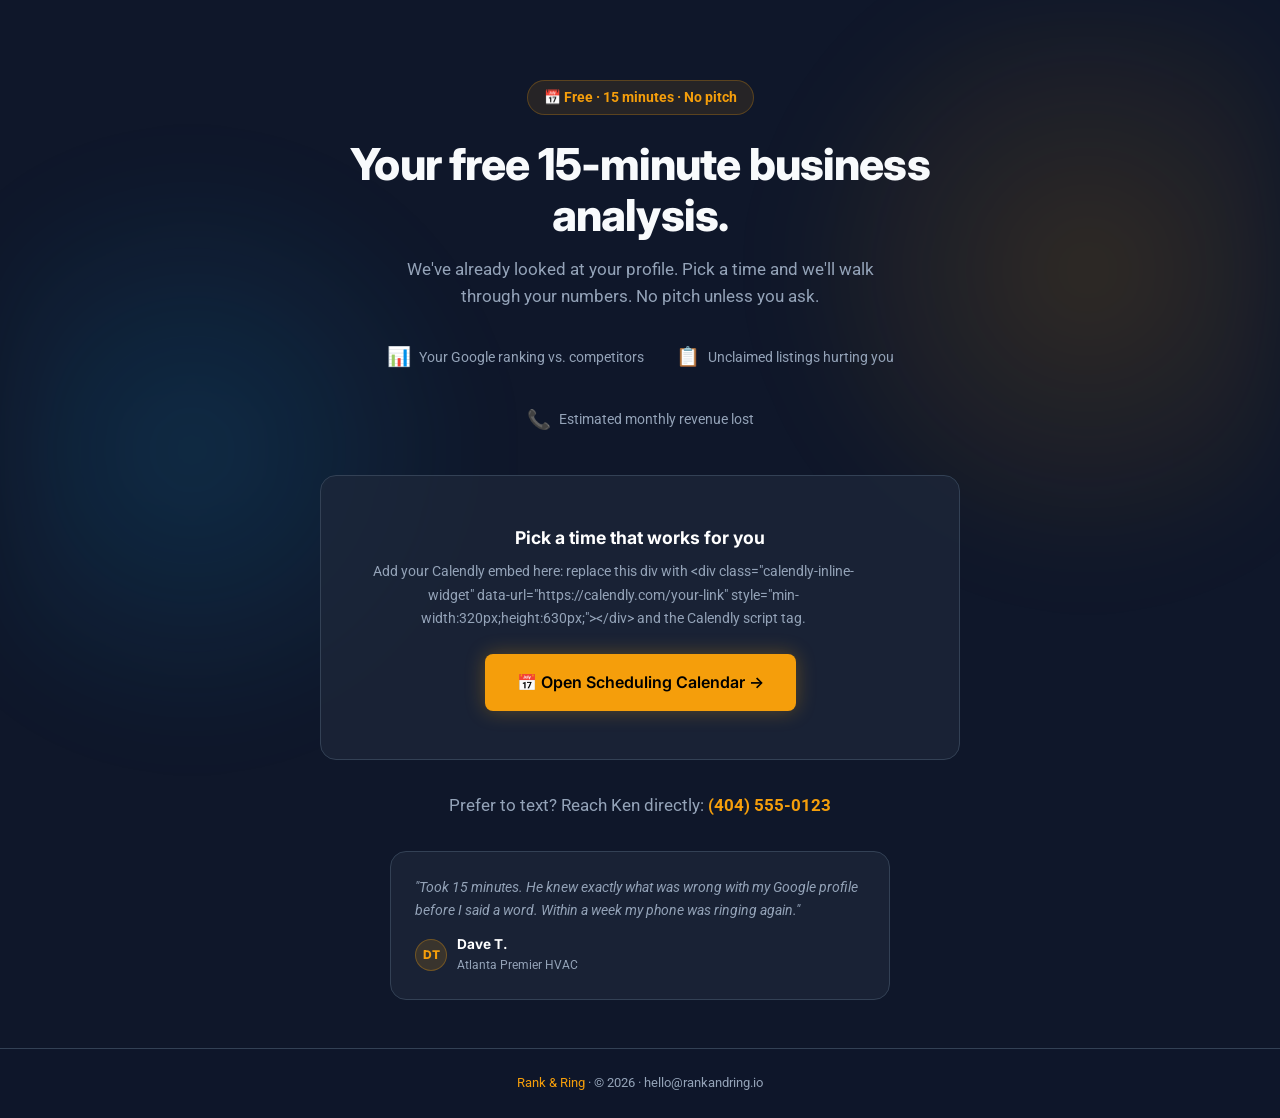
<file: book.html>
<!DOCTYPE html>
<html lang="en">
<head>
  <meta charset="UTF-8"><meta name="viewport" content="width=device-width, initial-scale=1.0">
  <title>Book Your Free Audit | Rank & Ring</title>
  <meta name="robots" content="noindex">
  <link href="https://fonts.googleapis.com/css2?family=Inter:wght@400;600;800&family=Roboto:wght@400;500;700&display=swap" rel="stylesheet">
  <link rel="stylesheet" href="styles.css">
  <style>
    body{display:flex;flex-direction:column;min-height:100vh}
    .book-wrap{flex:1;display:flex;flex-direction:column;align-items:center;justify-content:center;padding:5rem 2rem 3rem;text-align:center}
    .book-inner{max-width:640px;width:100%}
    .eyebrow{display:inline-flex;align-items:center;gap:.5rem;background:rgba(245,158,11,.1);border:1px solid rgba(245,158,11,.25);color:var(--color-accent);border-radius:999px;padding:.35rem 1rem;font-size:.85rem;font-weight:700;margin-bottom:1.5rem}
    .book-inner h1{font-size:clamp(1.9rem,4vw,2.75rem);line-height:1.15;margin-bottom:1rem}
    .book-inner p{font-size:1.05rem;color:var(--color-text-muted);margin-bottom:2rem;max-width:520px;margin-left:auto;margin-right:auto}
    .covers{display:flex;justify-content:center;gap:2rem;flex-wrap:wrap;margin-bottom:2.5rem}
    .cover-item{display:flex;align-items:center;gap:.5rem;font-size:.9rem;color:var(--color-text-muted)}
    .cover-icon{font-size:1.2rem}
    .cal-placeholder{background:var(--color-card-bg);border:1px solid var(--color-border);border-radius:var(--radius-lg);padding:3rem 2rem;margin-bottom:2rem}
    .cal-placeholder p{font-size:.9rem;color:var(--color-text-muted);margin:0}
    .cal-placeholder strong{display:block;font-size:1.1rem;color:white;margin-bottom:.5rem;font-family:var(--font-heading)}
    .direct-contact{font-size:.9rem;color:var(--color-text-muted);margin-bottom:2rem}
    .direct-contact a{color:var(--color-accent);font-weight:700;text-decoration:none}
    .testimonial-mini{background:var(--color-card-bg);border:1px solid var(--color-border);border-radius:var(--radius-lg);padding:1.5rem;text-align:left;max-width:500px;margin:0 auto}
    .testimonial-mini blockquote{font-size:.9rem;color:var(--color-text-muted);font-style:italic;line-height:1.6;margin-bottom:.75rem}
    .author-mini{display:flex;align-items:center;gap:.6rem}
    .avatar-mini{width:32px;height:32px;border-radius:50%;background:rgba(245,158,11,.15);border:1px solid rgba(245,158,11,.3);display:flex;align-items:center;justify-content:center;font-weight:800;color:var(--color-accent);font-family:var(--font-heading);font-size:.75rem;flex-shrink:0}
    footer{border-top:1px solid var(--color-border);padding:1.5rem 0;background:rgba(15,23,42,.5)}
    .footer-bottom{text-align:center;font-size:.8rem;color:var(--color-text-muted)}
  </style>
</head>
<body>
<div class="bg-pattern"></div>

<div class="book-wrap">
  <div class="book-inner">
    <div class="eyebrow">📅 Free · 15 minutes · No pitch</div>
    <h1 id="book-headline">Your free 15-minute business analysis.</h1>
    <p id="book-sub">We've already looked at your profile. Pick a time and we'll walk through exactly what we found — your rating, your listings, your competitor gap, and what it takes to fix it. No pitch unless you ask.</p>

    <div class="covers">
      <div class="cover-item"><span class="cover-icon">📊</span>Your Google ranking vs. competitors</div>
      <div class="cover-item"><span class="cover-icon">📋</span>Unclaimed listings hurting you</div>
      <div class="cover-item"><span class="cover-icon">📞</span>Estimated monthly revenue lost</div>
    </div>

    <!-- Calendly embed target — replace href with your Calendly link -->
    <div class="cal-placeholder">
      <strong>Pick a time that works for you</strong>
      <p>Add your Calendly embed here: replace this div with &lt;div class="calendly-inline-widget" data-url="https://calendly.com/your-link" style="min-width:320px;height:630px;"&gt;&lt;/div&gt; and the Calendly script tag.</p>
      <div style="margin-top:1.5rem">
        <a href="https://calendly.com" target="_blank" class="btn btn-primary" style="font-size:1rem">📅 Open Scheduling Calendar →</a>
      </div>
    </div>

    <p class="direct-contact">Prefer to text? Reach Ken directly: <a href="tel:+14045550123">(404) 555-0123</a></p>

    <div class="testimonial-mini">
      <blockquote>"Took 15 minutes. He knew exactly what was wrong with my Google profile before I said a word. Within a week my phone was ringing again."</blockquote>
      <div class="author-mini"><div class="avatar-mini">DT</div><div><div style="font-size:.85rem;font-weight:700;color:white;font-family:var(--font-heading)">Dave T.</div><div style="font-size:.75rem;color:var(--color-text-muted)">Atlanta Premier HVAC</div></div></div>
    </div>
  </div>
</div>

<footer>
  <div class="container"><div class="footer-bottom"><a href="index.html" style="color:var(--color-accent);text-decoration:none">Rank & Ring</a> · © 2026 · <a href="mailto:hello@rankandring.io" style="color:var(--color-text-muted);text-decoration:none">hello@rankandring.io</a></div></div>
</footer>

<script>
// Personalize from URL params
const p = new URLSearchParams(window.location.search);
const name = p.get('name');
const city = p.get('city');
const rating = p.get('rating');
if (name) {
  document.getElementById('book-headline').textContent = 'Hey ' + name + ' — your free 15-minute business analysis.';
}
let sub = 'We\'ve already looked at your profile.';
if (city) sub += ' We pulled up your ' + city + ' listing specifically.';
if (rating) sub += ' You\'re currently at ' + rating + ' stars — we\'ll show you what it takes to reach the local top 3.';
sub += ' Pick a time and we\'ll walk through your numbers. No pitch unless you ask.';
document.getElementById('book-sub').textContent = sub;
</script>
</body>
</html>
</file>
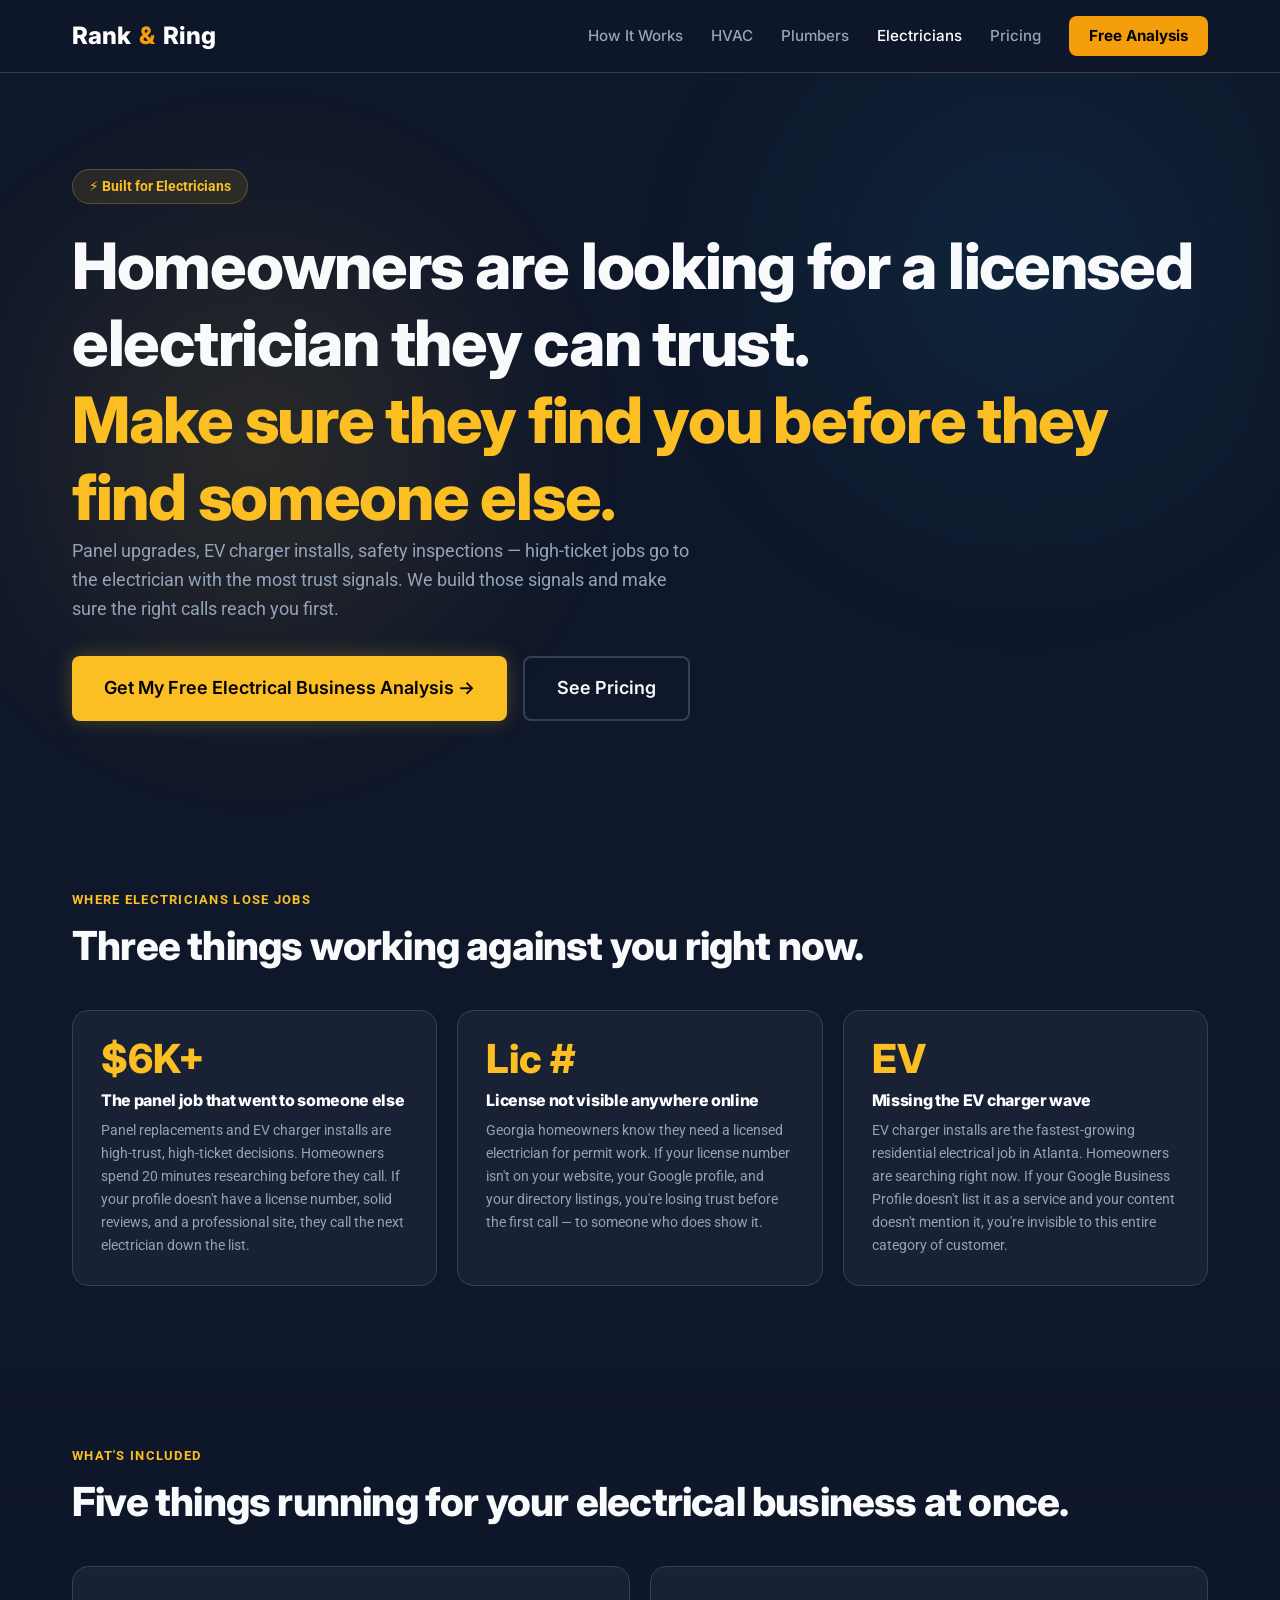
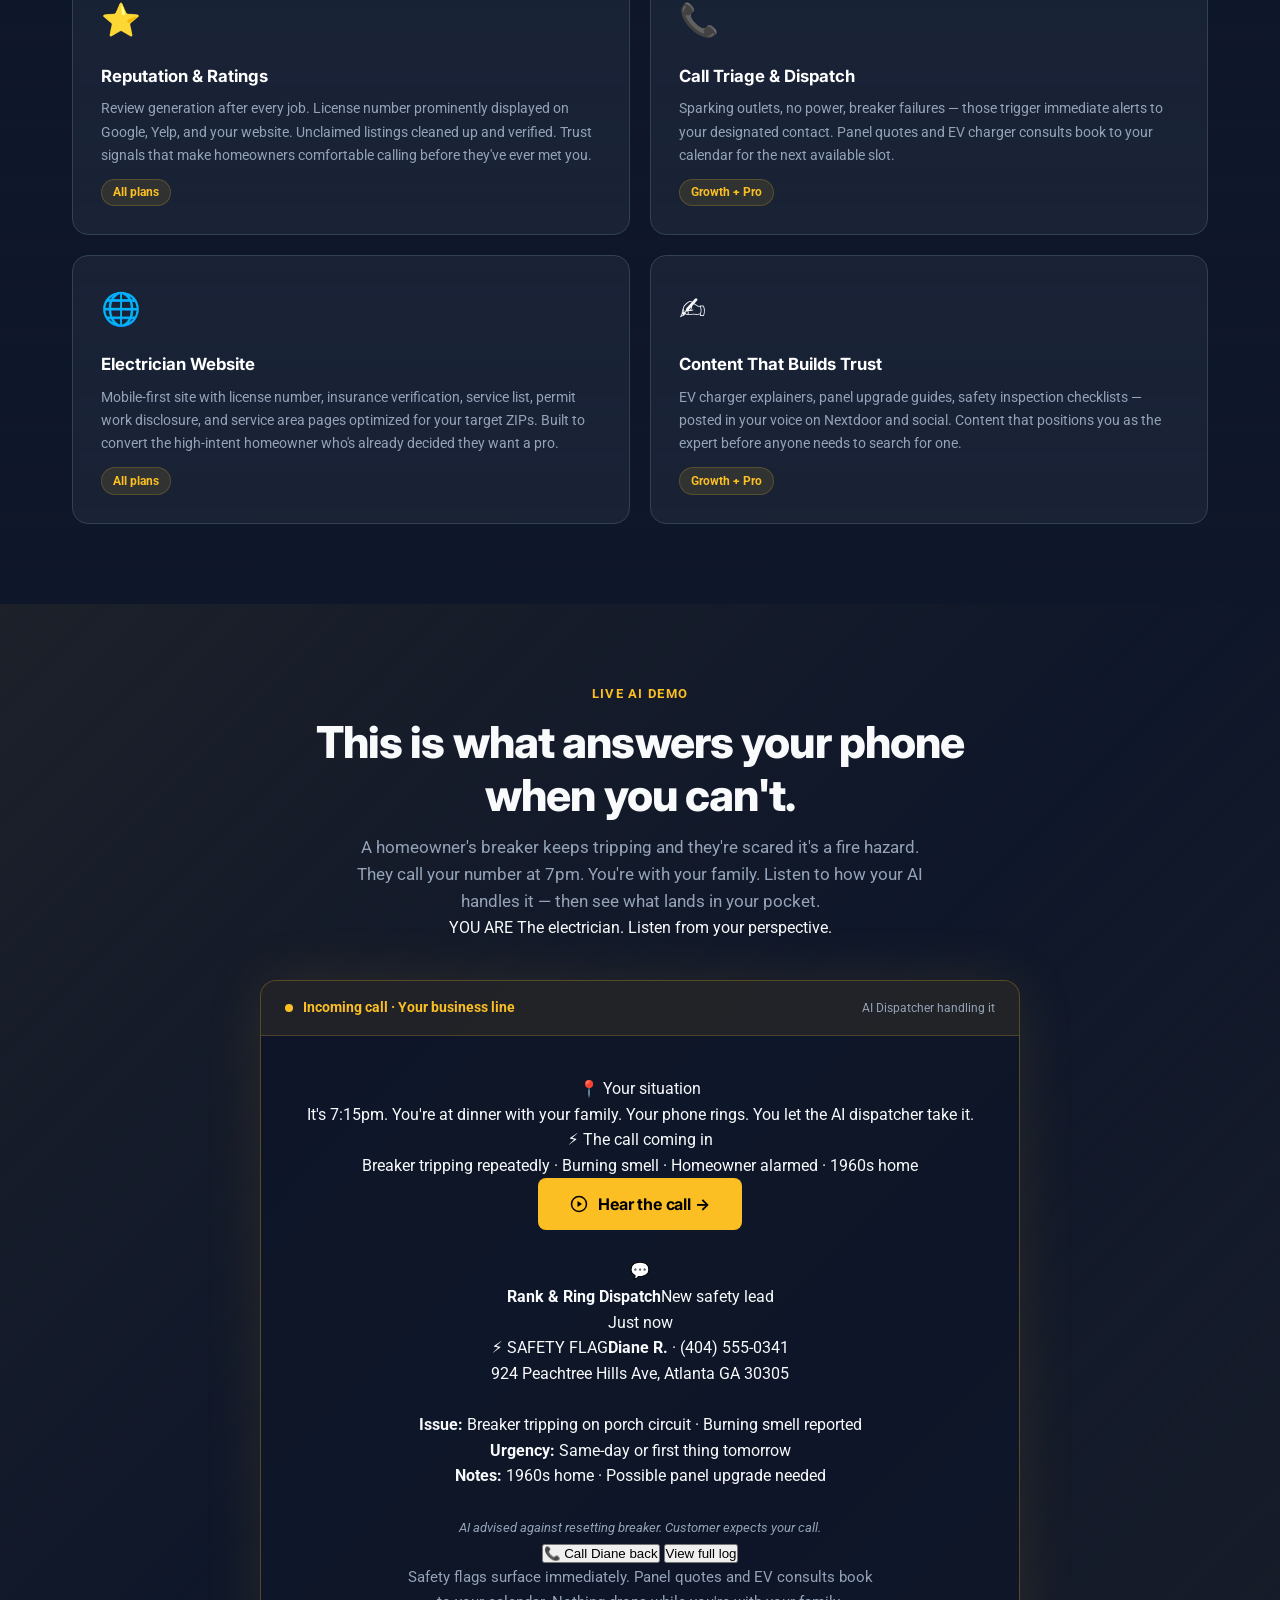
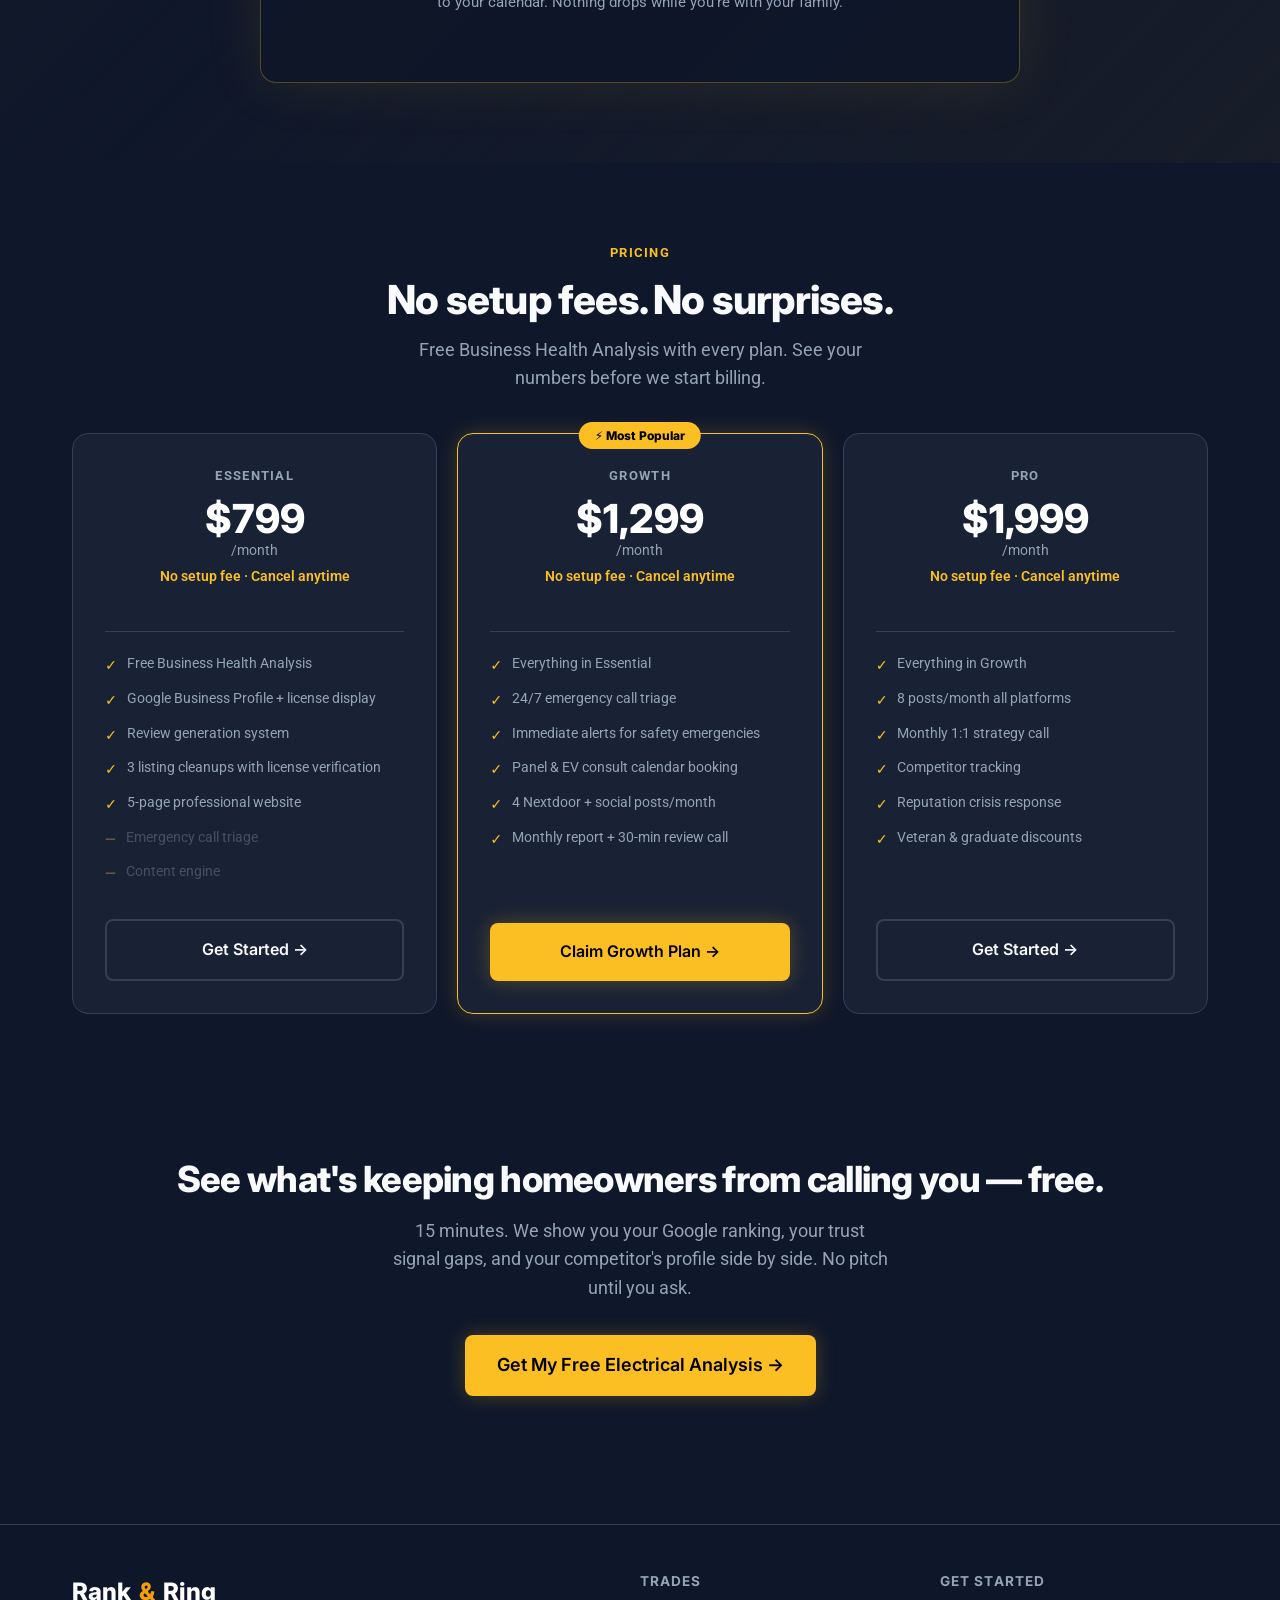
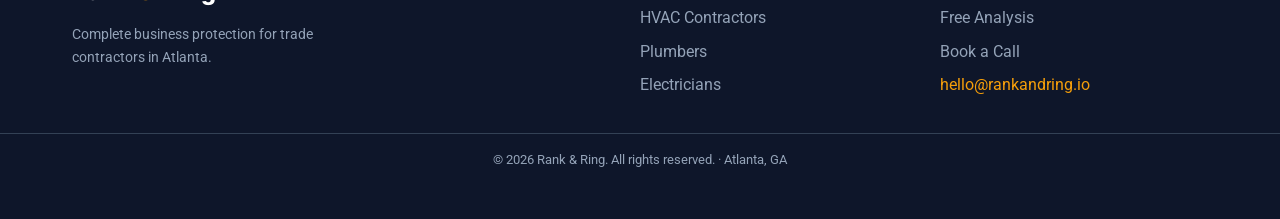
<file: electricians.html>
<!DOCTYPE html>
<html lang="en">
<head>
  <meta charset="UTF-8"><meta name="viewport" content="width=device-width, initial-scale=1.0">
  <title>Electricians | Rank & Ring | Atlanta Reputation & Lead System</title>
  <meta name="description" content="Rank & Ring helps Atlanta electricians get more Google reviews, win high-ticket panel and EV charger jobs, and build the trust signals homeowners need before they call.">
  <link href="https://fonts.googleapis.com/css2?family=Inter:wght@400;600;800&family=Roboto:wght@400;500;700&display=swap" rel="stylesheet">
  <link rel="stylesheet" href="styles.css">
  <style>
    .navbar{position:fixed;background:rgba(15,23,42,.92);backdrop-filter:blur(12px);border-bottom:1px solid var(--color-border);padding:1rem 0;top:0;left:0;right:0;z-index:100}
    .nav-links{display:flex;gap:1.75rem;align-items:center}
    .nav-links a{color:var(--color-text-muted);text-decoration:none;font-size:.95rem;font-weight:500;font-family:var(--font-heading);transition:var(--transition)}
    .nav-links a:hover{color:white}
    .nav-cta{background:var(--color-accent)!important;color:#000!important;padding:.5rem 1.25rem;border-radius:var(--radius);font-weight:700!important}
    @media(max-width:768px){.nav-links{display:none}}
    .text-elec{color:#fbbf24}
    .hero{min-height:90vh;display:flex;align-items:center;padding-top:80px}
    .hero-eyebrow{display:inline-flex;align-items:center;gap:.5rem;background:rgba(251,191,36,.1);border:1px solid rgba(251,191,36,.25);color:#fbbf24;border-radius:999px;padding:.35rem 1rem;font-size:.85rem;font-weight:700;margin-bottom:1.5rem}
    .section-tag{font-size:.8rem;font-weight:700;text-transform:uppercase;letter-spacing:.1em;color:#fbbf24;margin-bottom:.75rem}
    .section-title{font-size:clamp(1.75rem,3.5vw,2.5rem);margin-bottom:.75rem}
    .pain-grid{display:grid;grid-template-columns:repeat(3,1fr);gap:1.25rem;margin-top:2.5rem}
    .pain-card{background:var(--color-card-bg);border:1px solid var(--color-border);border-radius:var(--radius-lg);padding:1.75rem}
    .pain-number{font-size:2.5rem;font-weight:800;color:#fbbf24;font-family:var(--font-heading);line-height:1;margin-bottom:.75rem}
    .pain-card h3{font-size:1rem;margin-bottom:.5rem;color:white}
    .pain-card p{font-size:.9rem;color:var(--color-text-muted);margin:0}
    .pillars-grid{display:grid;grid-template-columns:repeat(2,1fr);gap:1.25rem;margin-top:2.5rem}
    .pillar-card{background:var(--color-card-bg);border:1px solid var(--color-border);border-radius:var(--radius-lg);padding:1.75rem;transition:var(--transition)}
    .pillar-card:hover{border-color:rgba(251,191,36,.35);transform:translateY(-4px)}
    .pillar-icon{font-size:2rem;margin-bottom:1rem}
    .pillar-name{font-size:1.05rem;font-weight:700;color:white;margin-bottom:.5rem;font-family:var(--font-heading)}
    .pillar-desc{font-size:.9rem;color:var(--color-text-muted);margin:0;line-height:1.6}
    .pillar-badge{display:inline-block;font-size:.75rem;font-weight:700;background:rgba(251,191,36,.1);color:#fbbf24;border:1px solid rgba(251,191,36,.2);border-radius:999px;padding:.2rem .7rem;margin-top:.75rem}
    .pricing-grid{display:grid;grid-template-columns:repeat(3,1fr);gap:1.25rem;margin-top:2.5rem}
    .demo-section{padding:5rem 0;background:linear-gradient(135deg,rgba(251,191,36,.06),rgba(15,23,42,1),rgba(251,191,36,.04))}
    .demo-phone{background:rgba(15,23,42,.9);border:1px solid rgba(251,191,36,.3);border-radius:var(--radius-lg);max-width:760px;margin:2.5rem auto 0;overflow:hidden;box-shadow:0 0 60px rgba(251,191,36,.1)}
    .demo-phone-bar{background:rgba(251,191,36,.08);border-bottom:1px solid rgba(251,191,36,.2);padding:1rem 1.5rem;display:flex;align-items:center;justify-content:space-between}
    .demo-calling{display:flex;align-items:center;gap:.6rem;font-size:.85rem;font-weight:700;color:#fbbf24}
    .demo-calling-dot{width:8px;height:8px;border-radius:50%;background:#fbbf24;animation:pulse-dot 1.2s infinite}
    @keyframes pulse-dot{0%,100%{opacity:1;transform:scale(1)}50%{opacity:.4;transform:scale(.8)}}
    .demo-body{padding:2.5rem;text-align:center}
    .demo-scenario{background:rgba(0,0,0,.3);border-left:3px solid #fbbf24;border-radius:0 var(--radius) var(--radius) 0;padding:1rem 1.25rem;text-align:left;margin-bottom:2rem;font-size:.95rem;color:var(--color-text-muted);line-height:1.6;font-style:italic}
    .demo-scenario strong{color:white;font-style:normal}
    .demo-body h3{font-size:1.3rem;color:white;margin-bottom:.5rem}
    .demo-body p{font-size:.95rem;color:var(--color-text-muted);max-width:480px;margin:0 auto 1.75rem}
    .demo-widget-wrap{display:flex;justify-content:center;align-items:center;min-height:80px}
    .demo-result{display:flex;align-items:center;gap:.75rem;background:rgba(74,222,128,.08);border:1px solid rgba(74,222,128,.2);border-radius:var(--radius);padding:1rem 1.25rem;margin-top:1.75rem;font-size:.875rem;color:#4ade80;text-align:left}
    .demo-result-icon{font-size:1.25rem;flex-shrink:0}
    .demo-steps{display:flex;justify-content:center;gap:2rem;margin-top:1.5rem;flex-wrap:wrap}
    .demo-step{text-align:center;font-size:.8rem;color:var(--color-text-muted)}
    .demo-step-num{width:28px;height:28px;border-radius:50%;background:rgba(251,191,36,.15);border:1px solid rgba(251,191,36,.3);color:#fbbf24;font-weight:800;font-family:var(--font-heading);display:flex;align-items:center;justify-content:center;margin:0 auto .5rem;font-size:.8rem}
    .price-card{background:var(--color-card-bg);border:1px solid var(--color-border);border-radius:var(--radius-lg);padding:2rem;display:flex;flex-direction:column;position:relative}
    .price-card.featured{border-color:#fbbf24;box-shadow:0 0 20px rgba(251,191,36,.2)}
    .featured-badge{position:absolute;top:-12px;left:50%;transform:translateX(-50%);background:#fbbf24;color:#000;font-size:.75rem;font-weight:800;padding:.25rem 1rem;border-radius:999px;white-space:nowrap;font-family:var(--font-heading)}
    .price-name{font-size:.8rem;font-weight:700;text-transform:uppercase;letter-spacing:.1em;color:var(--color-text-muted);margin-bottom:.75rem}
    .price-amount{font-size:2.5rem;font-weight:800;font-family:var(--font-heading);color:white;line-height:1}
    .price-period{font-size:.9rem;color:var(--color-text-muted);margin-bottom:.25rem}
    .price-note{font-size:.85rem;color:#fbbf24;font-weight:600;margin-bottom:1.5rem}
    .price-divider{border:none;border-top:1px solid var(--color-border);margin:1.25rem 0}
    .price-feature{display:flex;align-items:flex-start;gap:.6rem;font-size:.9rem;color:var(--color-text-muted);margin-bottom:.6rem}
    .price-feature .chk{color:#fbbf24;flex-shrink:0;margin-top:2px;font-weight:700}
    .price-feature.off{opacity:.35}
    .price-cta{margin-top:auto;padding-top:1.5rem}
    .btn-elec{background:#fbbf24;color:#000;box-shadow:0 0 20px rgba(251,191,36,.25)}
    .btn-elec:hover{background:#f59e0b}
    @media(max-width:768px){.pain-grid,.pillars-grid,.pricing-grid{grid-template-columns:1fr}}
    footer{border-top:1px solid var(--color-border);padding:3rem 0;margin-top:4rem;background:rgba(15,23,42,.5)}
    .footer-bottom{text-align:center;font-size:.8rem;color:var(--color-text-muted);margin-top:2rem;padding-top:1rem;border-top:1px solid var(--color-border)}
  
    /* Demo button */
    .demo-btn-wrap{text-align:center;margin-bottom:1.75rem}
    .demo-start-btn{display:inline-flex;align-items:center;gap:.6rem;padding:1rem 2rem;border:none;border-radius:var(--radius);font-size:1rem;font-weight:700;cursor:pointer;font-family:var(--font-heading);transition:var(--transition);letter-spacing:-.01em}
    .demo-start-btn:hover{transform:translateY(-2px);opacity:.92}
    .demo-start-btn svg{transition:transform .2s}
    .demo-start-btn:hover svg{transform:translateX(3px)}
    .demo-widget-wrap{display:none;justify-content:center;align-items:center;min-height:80px;margin-bottom:1.75rem}
    .demo-widget-wrap.active{display:flex}
  </style>
</head>
<body>
<div class="bg-pattern" style="background:radial-gradient(circle at 20% 50%,rgba(251,191,36,.12),transparent 30%),radial-gradient(circle at 80% 30%,rgba(14,165,233,.1),transparent 30%)"></div>
<nav class="navbar">
  <div class="container nav-container">
    <a href="index.html" class="logo">Rank<span>&</span>Ring</a>
    <div class="nav-links">
      <a href="how-it-works.html">How It Works</a><a href="hvac.html">HVAC</a><a href="plumbers.html">Plumbers</a><a href="electricians.html" style="color:white">Electricians</a><a href="index.html#pricing">Pricing</a><a href="analysis.html" class="nav-cta">Free Analysis</a>
    </div>
  </div>
</nav>

<section class="hero">
  <div class="container">
    <div class="hero-eyebrow">⚡ Built for Electricians</div>
    <h1>Homeowners are looking for a licensed electrician they can trust.<br><span class="text-elec">Make sure they find you before they find someone else.</span></h1>
    <p style="font-size:1.15rem;color:var(--color-text-muted);max-width:620px;margin-bottom:2rem">Panel upgrades, EV charger installs, safety inspections — high-ticket jobs go to the electrician with the most trust signals. We build those signals and make sure the right calls reach you first.</p>
    <div style="display:flex;gap:1rem;flex-wrap:wrap">
      <a href="analysis.html" class="btn btn-elec">Get My Free Electrical Business Analysis →</a>
      <a href="index.html#pricing" class="btn btn-secondary">See Pricing</a>
    </div>
  </div>
</section>

<section style="padding:5rem 0">
  <div class="container">
    <div class="section-tag">Where Electricians Lose Jobs</div>
    <h2 class="section-title">Three things working against you right now.</h2>
    <div class="pain-grid">
      <div class="pain-card"><div class="pain-number">$6K+</div><h3>The panel job that went to someone else</h3><p>Panel replacements and EV charger installs are high-trust, high-ticket decisions. Homeowners spend 20 minutes researching before they call. If your profile doesn't have a license number, solid reviews, and a professional site, they call the next electrician down the list.</p></div>
      <div class="pain-card"><div class="pain-number">Lic #</div><h3>License not visible anywhere online</h3><p>Georgia homeowners know they need a licensed electrician for permit work. If your license number isn't on your website, your Google profile, and your directory listings, you're losing trust before the first call — to someone who does show it.</p></div>
      <div class="pain-card"><div class="pain-number">EV</div><h3>Missing the EV charger wave</h3><p>EV charger installs are the fastest-growing residential electrical job in Atlanta. Homeowners are searching right now. If your Google Business Profile doesn't list it as a service and your content doesn't mention it, you're invisible to this entire category of customer.</p></div>
    </div>
  </div>
</section>

<section style="padding:5rem 0;background:linear-gradient(to bottom,transparent,rgba(15,23,42,.6),transparent)">
  <div class="container">
    <div class="section-tag">What's Included</div>
    <h2 class="section-title">Five things running for your electrical business at once.</h2>
    <div class="pillars-grid">
      <div class="pillar-card"><div class="pillar-icon">⭐</div><div class="pillar-name">Reputation & Ratings</div><p class="pillar-desc">Review generation after every job. License number prominently displayed on Google, Yelp, and your website. Unclaimed listings cleaned up and verified. Trust signals that make homeowners comfortable calling before they've ever met you.</p><div class="pillar-badge">All plans</div></div>
      <div class="pillar-card"><div class="pillar-icon">📞</div><div class="pillar-name">Call Triage & Dispatch</div><p class="pillar-desc">Sparking outlets, no power, breaker failures — those trigger immediate alerts to your designated contact. Panel quotes and EV charger consults book to your calendar for the next available slot.</p><div class="pillar-badge">Growth + Pro</div></div>
      <div class="pillar-card"><div class="pillar-icon">🌐</div><div class="pillar-name">Electrician Website</div><p class="pillar-desc">Mobile-first site with license number, insurance verification, service list, permit work disclosure, and service area pages optimized for your target ZIPs. Built to convert the high-intent homeowner who's already decided they want a pro.</p><div class="pillar-badge">All plans</div></div>
      <div class="pillar-card"><div class="pillar-icon">✍️</div><div class="pillar-name">Content That Builds Trust</div><p class="pillar-desc">EV charger explainers, panel upgrade guides, safety inspection checklists — posted in your voice on Nextdoor and social. Content that positions you as the expert before anyone needs to search for one.</p><div class="pillar-badge">Growth + Pro</div></div>
    </div>
  </div>
</section>

<section class="demo-section">
  <div class="container text-center">
    <div class="section-tag">Live AI Demo</div>
    <h2 class="section-title" style="font-size:clamp(1.9rem,4vw,2.75rem)">This is what answers your phone<br>when you can't.</h2>
    <p style="color:var(--color-text-muted);max-width:580px;margin:0 auto;font-size:1.05rem">A homeowner's breaker keeps tripping and they're scared it's a fire hazard. They call your number at 7pm. You're with your family. Listen to how your AI handles it — then see what lands in your pocket.</p>
    <div class="demo-outer">
      <div class="demo-pov-badge"><span>YOU ARE</span> The electrician. Listen from your perspective.</div>
      <div class="demo-phone">
        <div class="demo-phone-bar">
          <div class="demo-calling"><div class="demo-calling-dot"></div>Incoming call · Your business line</div>
          <div style="font-size:.78rem;color:var(--color-text-muted)">AI Dispatcher handling it</div>
        </div>
        <div class="demo-body">
          <div class="demo-context">
            <div class="demo-ctx-card">
              <div class="demo-ctx-label">📍 Your situation</div>
              <div class="demo-ctx-val">It's 7:15pm. You're at dinner with your family. Your phone rings. You let the AI dispatcher take it.</div>
            </div>
            <div class="demo-ctx-card">
              <div class="demo-ctx-label">⚡ The call coming in</div>
              <div class="demo-ctx-val urgent">Breaker tripping repeatedly · Burning smell · Homeowner alarmed · 1960s home</div>
            </div>
          </div>
          
          <div class="demo-btn-wrap" id="elec-btn-wrap">
            <button class="demo-start-btn" style="background:#fbbf24;color:#000" onclick="startDemo_elec()">
              <svg width="18" height="18" fill="none" viewBox="0 0 24 24"><circle cx="12" cy="12" r="10" stroke="currentColor" stroke-width="2"/><path d="M10 8l6 4-6 4V8z" fill="currentColor"/></svg>
              Hear the call →
            </button>
          </div>
          <div class="demo-widget-wrap" id="elec-wrap">
            <elevenlabs-convai agent-id="agent_6601krryfm1cezmt13p825r97870" dynamic-variables='{"trade": "electrical", "market": "Atlanta metro", "emergency_callback": "30", "services": "Safety and emergency: burning smell from outlet switch panel or anywhere in home, sparking, outlet or switch plate warm or hot to touch, breaker that trips immediately after reset, flickering lights throughout entire home, partial or complete power loss, exposed wiring, electric shock. Panels: panel upgrade and replacement 100-amp to 200-amp or 400-amp, Federal Pacific and Zinsco and pushmatic panel replacement - known fire hazards, main breaker and circuit breaker replacement, sub-panel installation, generator transfer switch, whole-home generator hookup. Circuits and wiring: new circuit installation, dedicated circuits for dryers ranges AC units and EV chargers, rewiring including aluminum wiring upgrade for pre-1972 homes, AFCI and GFCI installation, whole-home rewiring, knob and tube replacement. Outlets and switches: outlet repair and replacement, GFCI outlet installation, USB outlets, dimmer installation, smart switches and smart home wiring. EV charging: Level 2 EV charger installation on 240-volt circuit, NEMA 14-50 outlet, Tesla Wall Connector and ChargePoint and Enel X installation, garage subpanel for EV charging. Lighting: recessed lighting, ceiling fan installation, outdoor and landscape lighting, under-cabinet lighting, motion sensors and timers. Safety inspections: whole-home inspection, pre-purchase inspection, insurance inspection, code compliance updates. Specialty: pool and hot tub electrical, outdoor kitchen, hardwired smoke and CO detectors, bath exhaust fan, security camera wiring.", "seasonal": "Spring and summer: outdoor lighting, pool electrical, EV charger installs. Fall: generator hookups before storm season, smoke and CO detector checks. Year-round: panel upgrades driven by EV adoption and home additions. Pre-1972 homes: aluminum wiring and hazardous panel replacement is a priority anytime.", "pricing": "Service call and diagnostic $89 to $149. Outlet or switch replacement $100 to $200. GFCI outlet $150 to $250. Ceiling fan $150 to $300. Dimmer $100 to $200. Circuit breaker replacement $150 to $300. New circuit $200 to $500. Level 2 EV charger installation $400 to $900. Panel upgrade 100-amp to 200-amp $1,500 to $3,500. Whole-home rewiring $8,000 to $20,000 and up. Generator transfer switch $500 to $1,500. Whole-home standby generator hookup $3,000 to $8,000 and up.", "emergency_triggers": "Burning smell anywhere near electrical components. Sparking from outlet switch or panel. Breaker that will not stay reset. Outlet or switch plate warm or hot to touch. Flickering lights throughout entire home not just a single bulb. Partial power loss with no storm or utility outage explanation. Electric shock experienced by anyone. Any electrical issue in a home with Federal Pacific or Zinsco panels or aluminum branch circuit wiring.", "safety_instruction": "Burning smell or sparking: do not reset that breaker, if smell is strong or you see smoke turn off main breaker and call 911, electrical fires start inside walls without visible flame. Breaker will not reset: leave it tripped, do not keep trying to reset it. Warm outlet: stop using it immediately. Partial power loss: check main breaker first then check with utility company for area outages. Fallen power line: stay 30 feet away, call 911 and utility company, do not approach.", "non_emergency": "Panel upgrade estimates. EV charger installation. Ceiling fan and lighting installation. New outlet or circuit. GFCI and AFCI upgrades. Smart switch installation. Whole-home inspection. Pre-purchase inspection. Generator hookup. Pool and spa electrical. Outdoor kitchen wiring. Aluminum wiring remediation quote.", "intake": "1. Full name. 2. Service address and ZIP. 3. Best callback number. 4. Description of issue - what they see hear or smell. 5. Age of home - pre-1972 may have aluminum wiring or hazardous panels. 6. Whether issue is ongoing or intermittent. 7. Whether they tried resetting the breaker and what happened. 8. For EV charger installs: vehicle make and model and desired charger brand.", "tone": "Calm and authoritative. Take every electrical concern seriously - never minimize a safety worry. Fear of electrical fire and electrocution is legitimate and you treat it that way. For routine jobs like fan installs or EV chargers be friendly and efficient. You know permits and code and safety standards.", "emergency_closing": "Do not reset that breaker. If the smell gets stronger or you see smoke evacuate and call 911 immediately - do not wait for the technician. We call you within 30 minutes."}'></elevenlabs-convai>
          </div>
          <div class="sms-alert" id="elec-sms">
            <div class="sms-top">
              <div class="sms-app-icon">💬</div>
              <div class="sms-from"><strong>Rank &amp; Ring Dispatch</strong>New safety lead</div>
              <div class="sms-time">Just now</div>
            </div>
            <div class="sms-bubble">
              <span class="sms-tag">⚡ SAFETY FLAG</span><strong>Diane R.</strong> · (404) 555-0341<br>
              924 Peachtree Hills Ave, Atlanta GA 30305<br><br>
              <strong>Issue:</strong> Breaker tripping on porch circuit · Burning smell reported<br>
              <strong>Urgency:</strong> Same-day or first thing tomorrow<br>
              <strong>Notes:</strong> 1960s home · Possible panel upgrade needed<br><br>
              <em style="color:var(--color-text-muted);font-size:.8rem">AI advised against resetting breaker. Customer expects your call.</em>
            </div>
            <div class="sms-cta-row">
              <button class="sms-btn call">📞 Call Diane back</button>
              <button class="sms-btn dismiss">View full log</button>
            </div>
          </div>
          <p class="demo-trigger-hint">Safety flags surface immediately. Panel quotes and EV consults book to your calendar. Nothing drops while you're with your family.</p>
        </div>
      </div>
    </div>
  </div>
</section>
<script src="https://elevenlabs.io/convai-widget/index.js" async type="text/javascript"></script>
<script>
  function startDemo_elec() {
    // Hide button
    var btn = document.getElementById('elec-btn-wrap');
    if (btn) btn.style.display = 'none';

    // Show widget
    var wrap = document.getElementById('elec-wrap');
    if (wrap) wrap.classList.add('active');

    // Smooth scroll to widget
    setTimeout(function() {
      if (wrap) wrap.scrollIntoView({ behavior: 'smooth', block: 'center' });
    }, 200);

    // Animate SMS card after 8 seconds
    setTimeout(function() {
      var sms = document.getElementById('elec-sms');
      if (sms) sms.classList.add('visible');
    }, 8000);
  }
</script>

<section style="padding:5rem 0" id="pricing">
  <div class="container text-center">
    <div class="section-tag">Pricing</div>
    <h2 class="section-title">No setup fees. No surprises.</h2>
    <p style="color:var(--color-text-muted);max-width:480px;margin:0 auto">Free Business Health Analysis with every plan. See your numbers before we start billing.</p>
    <div class="pricing-grid">
      <div class="price-card">
        <div class="price-name">Essential</div><div class="price-amount">$799</div><div class="price-period">/month</div><div class="price-note">No setup fee · Cancel anytime</div>
        <hr class="price-divider">
        <div class="price-feature"><span class="chk">✓</span>Free Business Health Analysis</div>
        <div class="price-feature"><span class="chk">✓</span>Google Business Profile + license display</div>
        <div class="price-feature"><span class="chk">✓</span>Review generation system</div>
        <div class="price-feature"><span class="chk">✓</span>3 listing cleanups with license verification</div>
        <div class="price-feature"><span class="chk">✓</span>5-page professional website</div>
        <div class="price-feature off"><span class="chk">—</span>Emergency call triage</div>
        <div class="price-feature off"><span class="chk">—</span>Content engine</div>
        <div class="price-cta"><a href="analysis.html" class="btn btn-secondary" style="width:100%;font-size:1rem">Get Started →</a></div>
      </div>
      <div class="price-card featured">
        <div class="featured-badge">⚡ Most Popular</div>
        <div class="price-name">Growth</div><div class="price-amount">$1,299</div><div class="price-period">/month</div><div class="price-note">No setup fee · Cancel anytime</div>
        <hr class="price-divider">
        <div class="price-feature"><span class="chk">✓</span>Everything in Essential</div>
        <div class="price-feature"><span class="chk">✓</span>24/7 emergency call triage</div>
        <div class="price-feature"><span class="chk">✓</span>Immediate alerts for safety emergencies</div>
        <div class="price-feature"><span class="chk">✓</span>Panel &amp; EV consult calendar booking</div>
        <div class="price-feature"><span class="chk">✓</span>4 Nextdoor + social posts/month</div>
        <div class="price-feature"><span class="chk">✓</span>Monthly report + 30-min review call</div>
        <div class="price-cta"><a href="analysis.html" class="btn btn-elec" style="width:100%;font-size:1rem">Claim Growth Plan →</a></div>
      </div>
      <div class="price-card">
        <div class="price-name">Pro</div><div class="price-amount">$1,999</div><div class="price-period">/month</div><div class="price-note">No setup fee · Cancel anytime</div>
        <hr class="price-divider">
        <div class="price-feature"><span class="chk">✓</span>Everything in Growth</div>
        <div class="price-feature"><span class="chk">✓</span>8 posts/month all platforms</div>
        <div class="price-feature"><span class="chk">✓</span>Monthly 1:1 strategy call</div>
        <div class="price-feature"><span class="chk">✓</span>Competitor tracking</div>
        <div class="price-feature"><span class="chk">✓</span>Reputation crisis response</div>
        <div class="price-feature"><span class="chk">✓</span>Veteran &amp; graduate discounts</div>
        <div class="price-cta"><a href="analysis.html" class="btn btn-secondary" style="width:100%;font-size:1rem">Get Started →</a></div>
      </div>
    </div>
  </div>
</section>

<section style="padding:4rem 0">
  <div class="container text-center">
    <h2 style="font-size:clamp(1.75rem,3vw,2.25rem);margin-bottom:1rem">See what's keeping homeowners from calling you — free.</h2>
    <p style="color:var(--color-text-muted);max-width:500px;margin:0 auto 2rem">15 minutes. We show you your Google ranking, your trust signal gaps, and your competitor's profile side by side. No pitch until you ask.</p>
    <a href="analysis.html" class="btn btn-elec">Get My Free Electrical Analysis →</a>
  </div>
</section>

<footer>
  <div class="container" style="display:grid;grid-template-columns:2fr 1fr 1fr;gap:2rem">
    <div><a href="index.html" class="logo">Rank<span>&</span>Ring</a><p style="font-size:.9rem;color:var(--color-text-muted);margin-top:.75rem;max-width:260px">Complete business protection for trade contractors in Atlanta.</p></div>
    <div><h4 style="font-size:.85rem;font-weight:700;text-transform:uppercase;letter-spacing:.08em;color:var(--color-text-muted);margin-bottom:1rem">Trades</h4><a href="hvac.html" style="display:block;color:var(--color-text-muted);text-decoration:none;margin-bottom:.5rem">HVAC Contractors</a><a href="plumbers.html" style="display:block;color:var(--color-text-muted);text-decoration:none;margin-bottom:.5rem">Plumbers</a><a href="electricians.html" style="display:block;color:var(--color-text-muted);text-decoration:none">Electricians</a></div>
    <div><h4 style="font-size:.85rem;font-weight:700;text-transform:uppercase;letter-spacing:.08em;color:var(--color-text-muted);margin-bottom:1rem">Get Started</h4><a href="analysis.html" style="display:block;color:var(--color-text-muted);text-decoration:none;margin-bottom:.5rem">Free Analysis</a><a href="book.html" style="display:block;color:var(--color-text-muted);text-decoration:none;margin-bottom:.5rem">Book a Call</a><a href="mailto:hello@rankandring.io" style="display:block;color:var(--color-accent);text-decoration:none">hello@rankandring.io</a></div>
  </div>
  <div class="footer-bottom">© 2026 Rank & Ring. All rights reserved. · Atlanta, GA</div>
</footer>
</body>
</html>
</file>
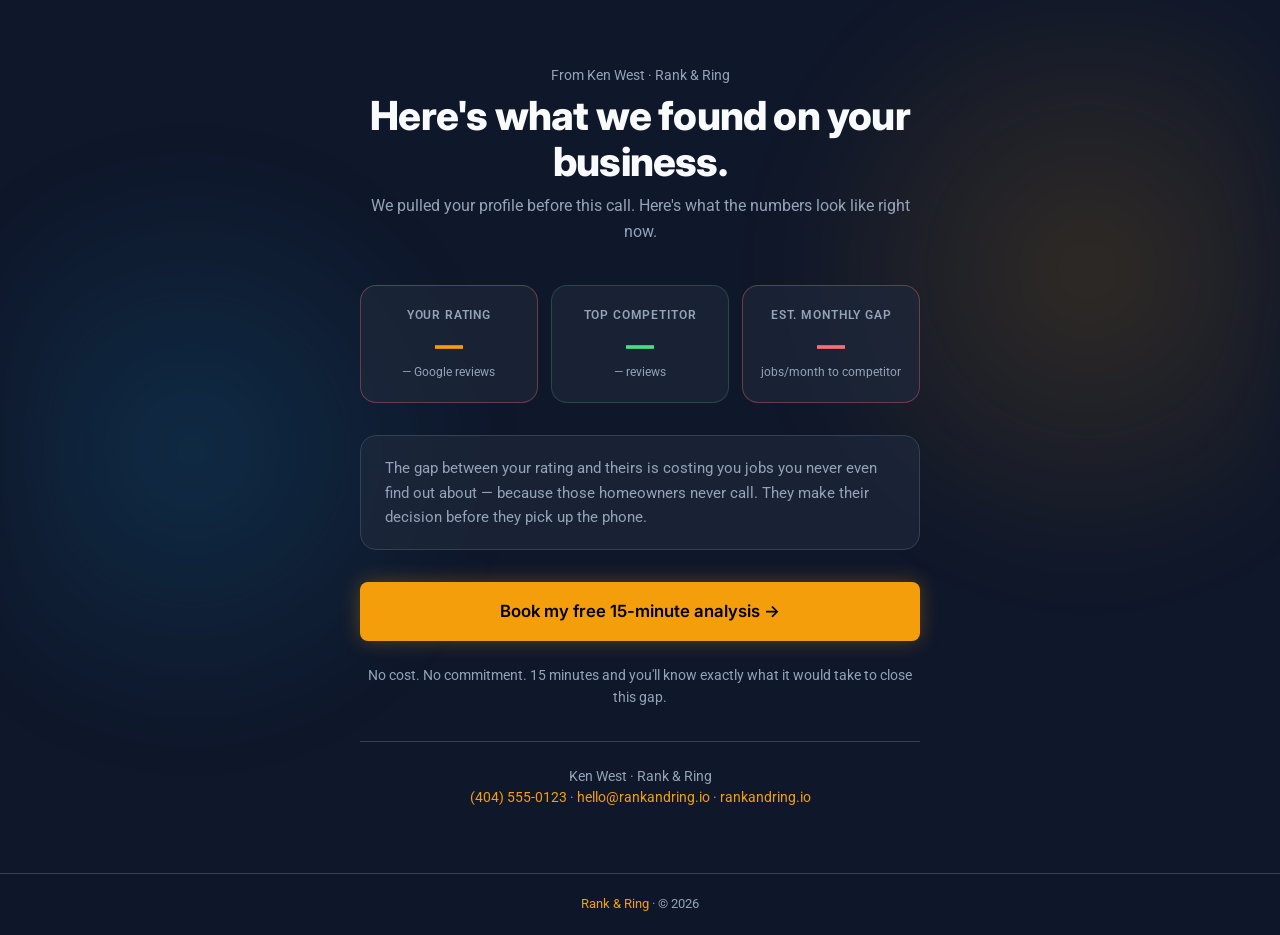
<file: followup.html>
<!DOCTYPE html>
<html lang="en">
<head>
  <meta charset="UTF-8"><meta name="viewport" content="width=device-width, initial-scale=1.0">
  <title>Your Profile Analysis | Rank & Ring</title>
  <meta name="robots" content="noindex">
  <link href="https://fonts.googleapis.com/css2?family=Inter:wght@400;600;800&family=Roboto:wght@400;500;700&display=swap" rel="stylesheet">
  <link rel="stylesheet" href="styles.css">
  <style>
    body{display:flex;flex-direction:column;min-height:100vh}
    .wrap{flex:1;display:flex;flex-direction:column;align-items:center;justify-content:center;padding:4rem 2rem;text-align:center}
    .inner{max-width:560px;width:100%}
    .greeting{font-size:.9rem;color:var(--color-text-muted);margin-bottom:.4rem}
    .inner h1{font-size:clamp(1.75rem,4vw,2.5rem);line-height:1.15;margin-bottom:.5rem}
    .subtitle{font-size:1rem;color:var(--color-text-muted);margin-bottom:2.5rem}
    .stats-row{display:grid;grid-template-columns:repeat(3,1fr);gap:.85rem;margin-bottom:2rem}
    .stat-box{background:var(--color-card-bg);border:1px solid var(--color-border);border-radius:var(--radius-lg);padding:1.25rem 1rem}
    .stat-box.warn{border-color:rgba(248,113,113,.35)}
    .stat-box.compare{border-color:rgba(74,222,128,.2)}
    .stat-label{font-size:.75rem;font-weight:600;text-transform:uppercase;letter-spacing:.07em;color:var(--color-text-muted);margin-bottom:.4rem}
    .stat-val{font-size:1.75rem;font-weight:800;font-family:var(--font-heading);line-height:1;margin-bottom:.2rem}
    .stat-val.red{color:#f87171}
    .stat-val.green{color:#4ade80}
    .stat-val.amber{color:var(--color-accent)}
    .stat-detail{font-size:.78rem;color:var(--color-text-muted)}
    .gap-bar{background:var(--color-card-bg);border:1px solid var(--color-border);border-radius:var(--radius-lg);padding:1.25rem 1.5rem;margin-bottom:2rem;text-align:left}
    .gap-bar p{font-size:.95rem;color:var(--color-text-muted);margin:0;line-height:1.6}
    .gap-bar strong{color:white}
    .cta-block{margin-bottom:1.5rem}
    .sub-note{font-size:.85rem;color:var(--color-text-muted);margin-bottom:2rem}
    .sig{font-size:.85rem;color:var(--color-text-muted);border-top:1px solid var(--color-border);padding-top:1.5rem}
    .sig a{color:var(--color-accent);text-decoration:none}
    footer{border-top:1px solid var(--color-border);padding:1.25rem 0;background:rgba(15,23,42,.5)}
    .footer-bottom{text-align:center;font-size:.8rem;color:var(--color-text-muted)}
    @media(max-width:480px){.stats-row{grid-template-columns:1fr}}
  </style>
</head>
<body>
<div class="bg-pattern"></div>

<div class="wrap">
  <div class="inner">
    <p class="greeting" id="greeting">From Ken West · Rank & Ring</p>
    <h1 id="headline">Here's what we found on your business.</h1>
    <p class="subtitle" id="subtitle">We pulled your profile before this call. Here's what the numbers look like right now.</p>

    <div class="stats-row">
      <div class="stat-box warn">
        <div class="stat-label">Your rating</div>
        <div class="stat-val amber" id="your-rating">—</div>
        <div class="stat-detail" id="your-reviews">— Google reviews</div>
      </div>
      <div class="stat-box compare">
        <div class="stat-label" id="comp-label">Top competitor</div>
        <div class="stat-val green" id="comp-rating">—</div>
        <div class="stat-detail" id="comp-reviews">— reviews</div>
      </div>
      <div class="stat-box warn">
        <div class="stat-label">Est. monthly gap</div>
        <div class="stat-val red" id="gap-jobs">—</div>
        <div class="stat-detail">jobs/month to competitor</div>
      </div>
    </div>

    <div class="gap-bar">
      <p id="gap-message">The gap between your rating and theirs is costing you jobs you never even find out about — because those homeowners never call. They make their decision before they pick up the phone.</p>
    </div>

    <div class="cta-block">
      <a href="book.html" id="cta-link" class="btn btn-primary" style="font-size:1.05rem;width:100%">Book my free 15-minute analysis →</a>
    </div>
    <p class="sub-note">No cost. No commitment. 15 minutes and you'll know exactly what it would take to close this gap.</p>

    <div class="sig">
      Ken West · Rank & Ring<br>
      <a href="tel:+14045550123">(404) 555-0123</a> · <a href="mailto:hello@rankandring.io">hello@rankandring.io</a> · <a href="https://rankandring.io">rankandring.io</a>
    </div>
  </div>
</div>

<footer>
  <div class="container"><div class="footer-bottom"><a href="index.html" style="color:var(--color-accent);text-decoration:none">Rank & Ring</a> · © 2026</div></div>
</footer>

<script>
const p = new URLSearchParams(window.location.search);
const name = p.get('name') || '';
const city = p.get('city') || '';
const rating = parseFloat(p.get('rating')) || 0;
const reviews = parseInt(p.get('reviews')) || 0;
const comp = p.get('competitor') || '';
const compRating = parseFloat(p.get('competitor_rating')) || 0;
const compReviews = parseInt(p.get('competitor_reviews')) || 0;

if (name) {
  document.getElementById('greeting').textContent = 'Hey ' + name + ' — from Ken West · Rank & Ring';
  document.getElementById('headline').textContent = 'Here\'s what we found on your business' + (city ? ' in ' + city : '') + '.';
}

if (rating) document.getElementById('your-rating').textContent = rating.toFixed(1) + '★';
if (reviews) document.getElementById('your-reviews').textContent = reviews + ' Google reviews';

if (comp) document.getElementById('comp-label').textContent = comp;
if (compRating) document.getElementById('comp-rating').textContent = compRating.toFixed(1) + '★';
if (compReviews) document.getElementById('comp-reviews').textContent = compReviews + ' reviews';

if (rating && compRating) {
  const diff = (compRating - rating).toFixed(1);
  const estJobs = Math.max(2, Math.round((compRating - rating) * 4));
  document.getElementById('gap-jobs').textContent = '~' + estJobs;
  document.getElementById('gap-message').innerHTML =
    'That <strong>' + diff + '-star gap</strong> between you and ' + (comp || 'your top competitor') + ' is costing you an estimated <strong>' + estJobs + ' jobs per month</strong> — jobs you never find out about because homeowners make their decision before they ever pick up the phone. The gap is closeable. It\'s not about doing better work. It\'s about making your existing reputation visible.';
}

// Pre-fill book link with params
const bookLink = 'book.html?name=' + encodeURIComponent(name) + '&city=' + encodeURIComponent(city) + '&rating=' + rating;
document.getElementById('cta-link').href = bookLink;
</script>
</body>
</html>
</file>
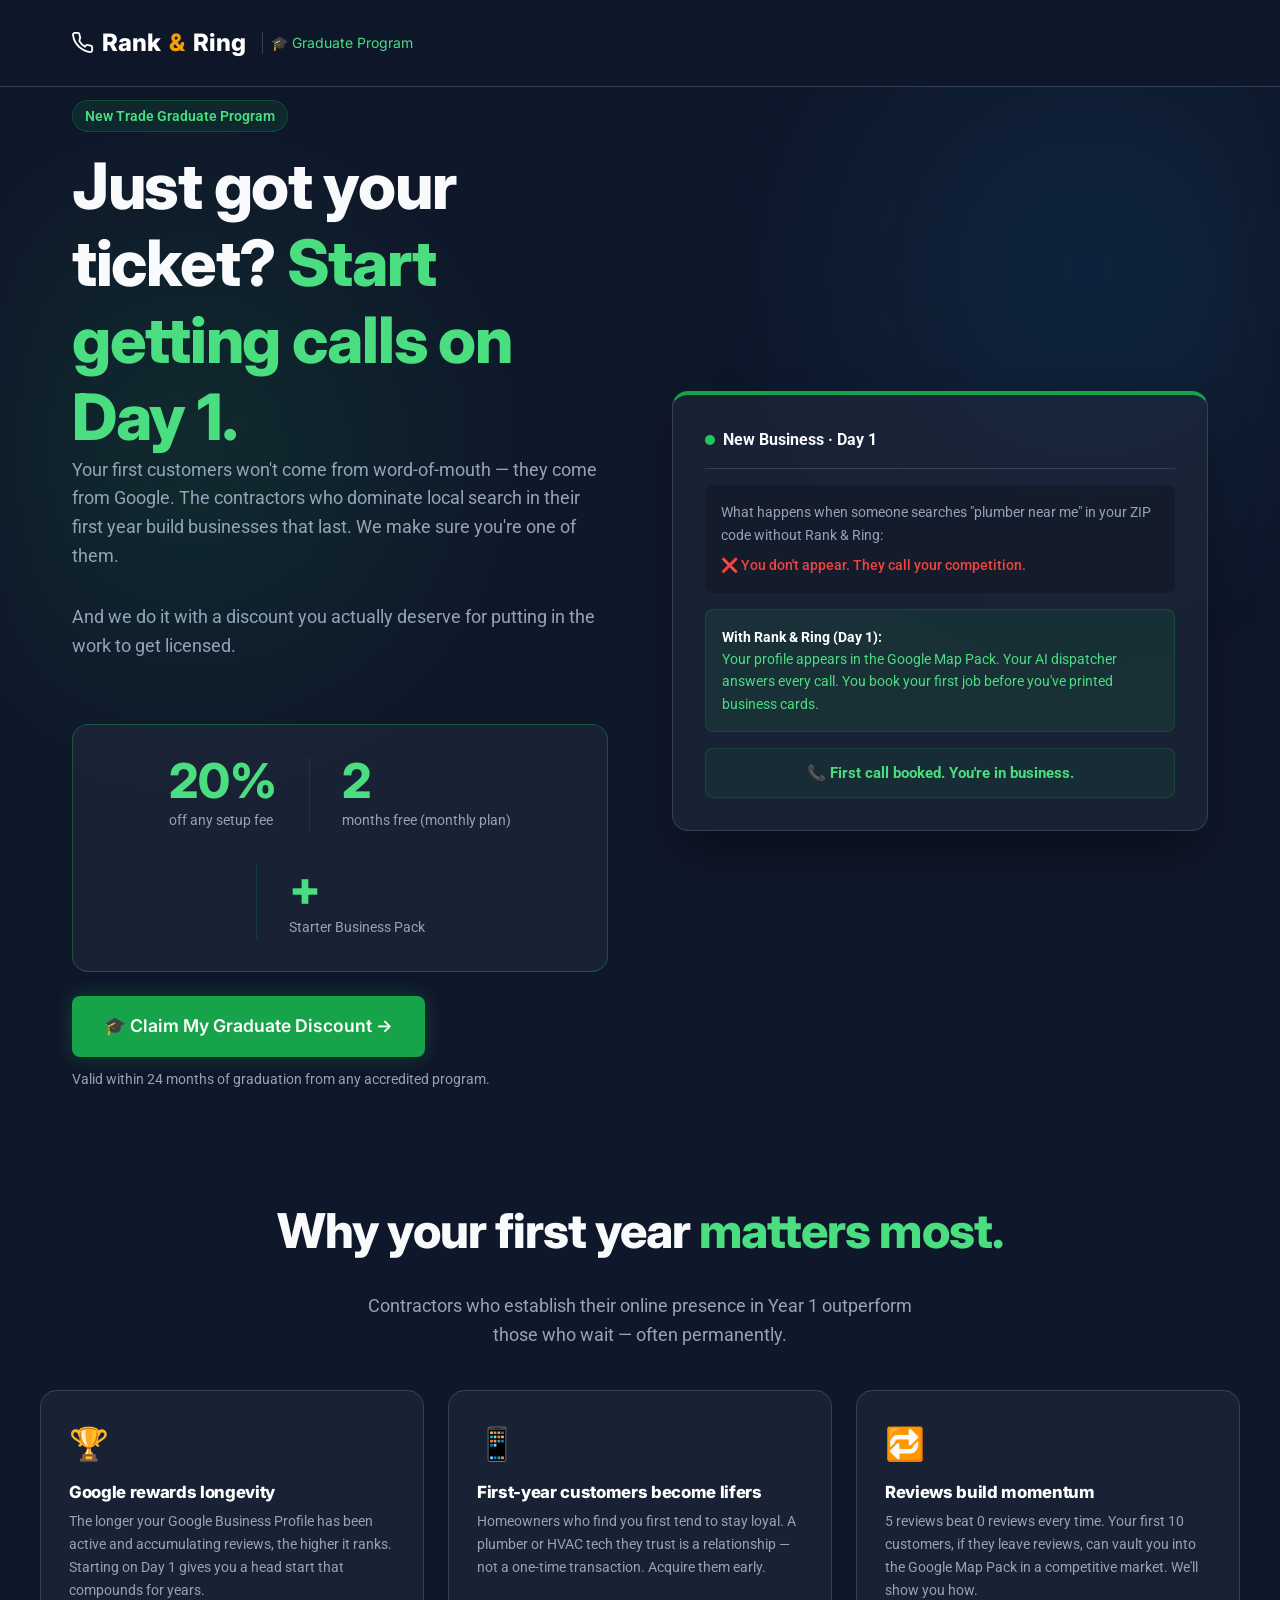
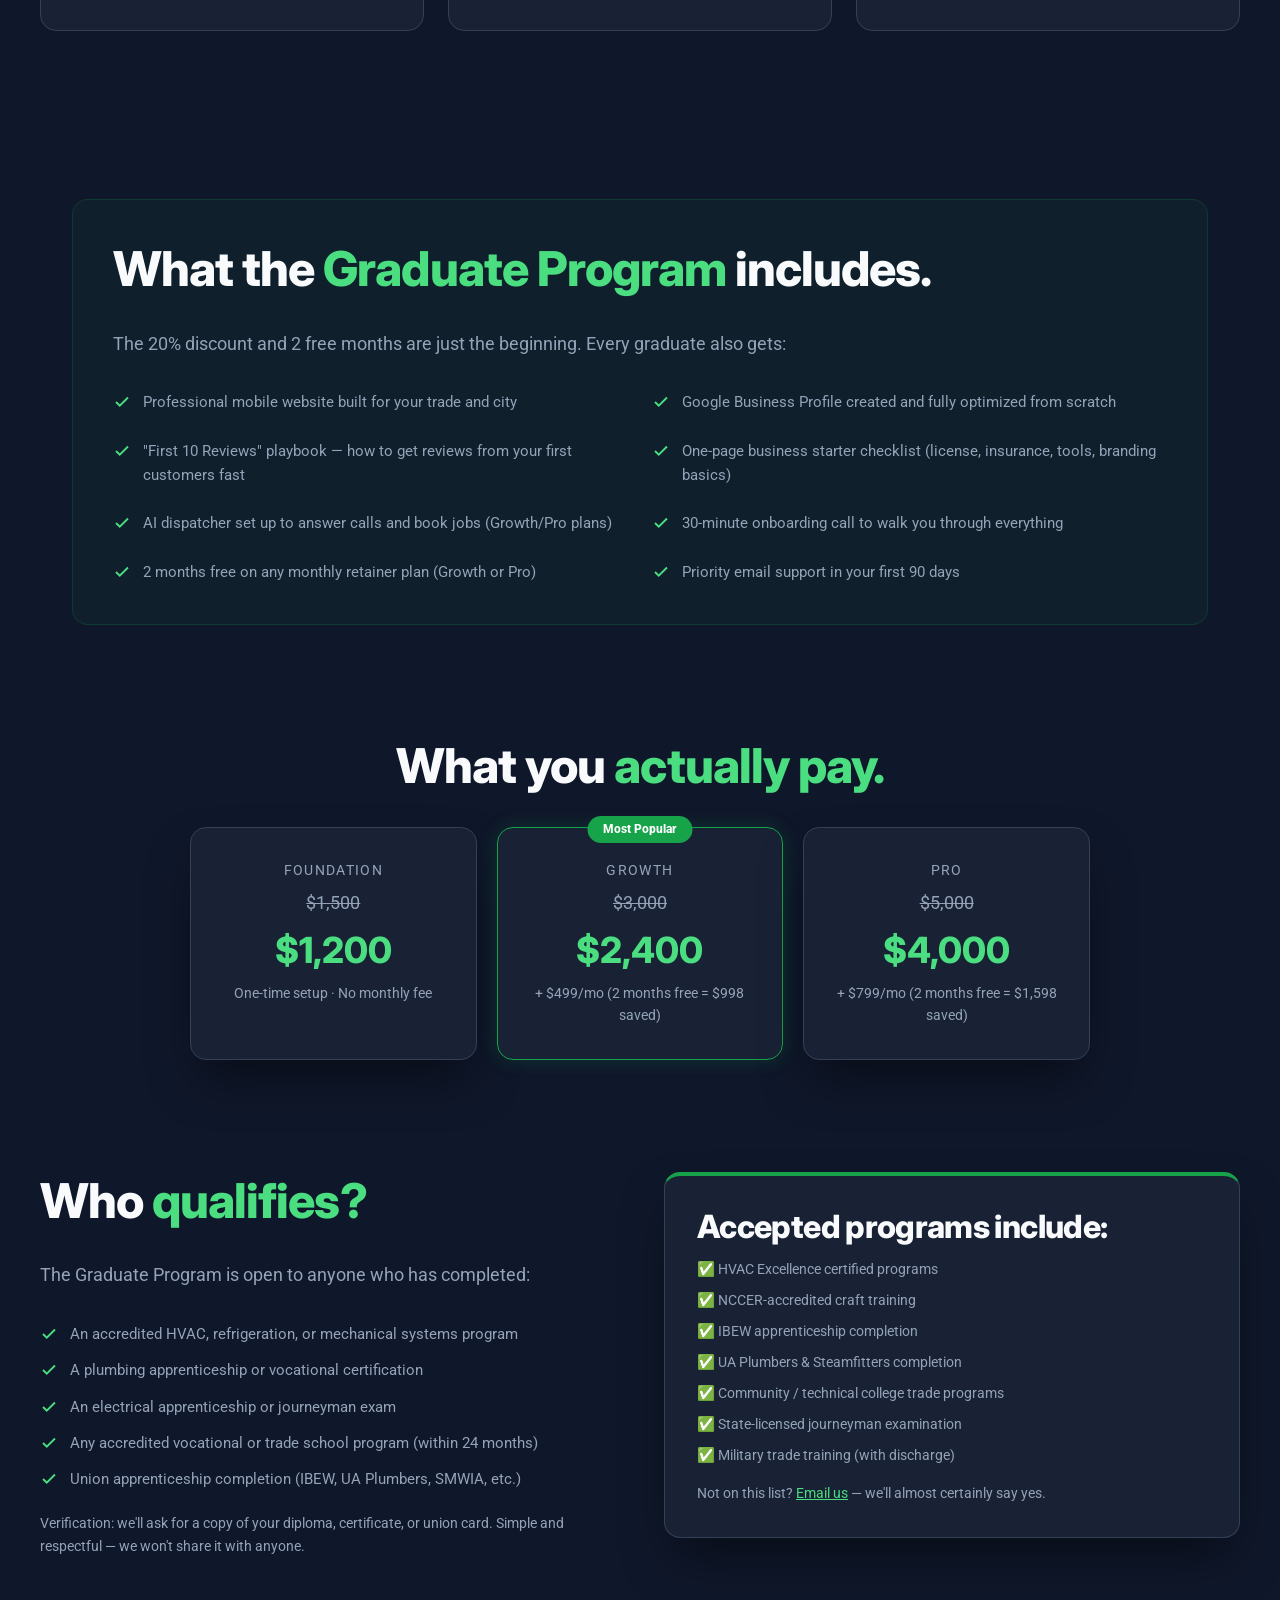
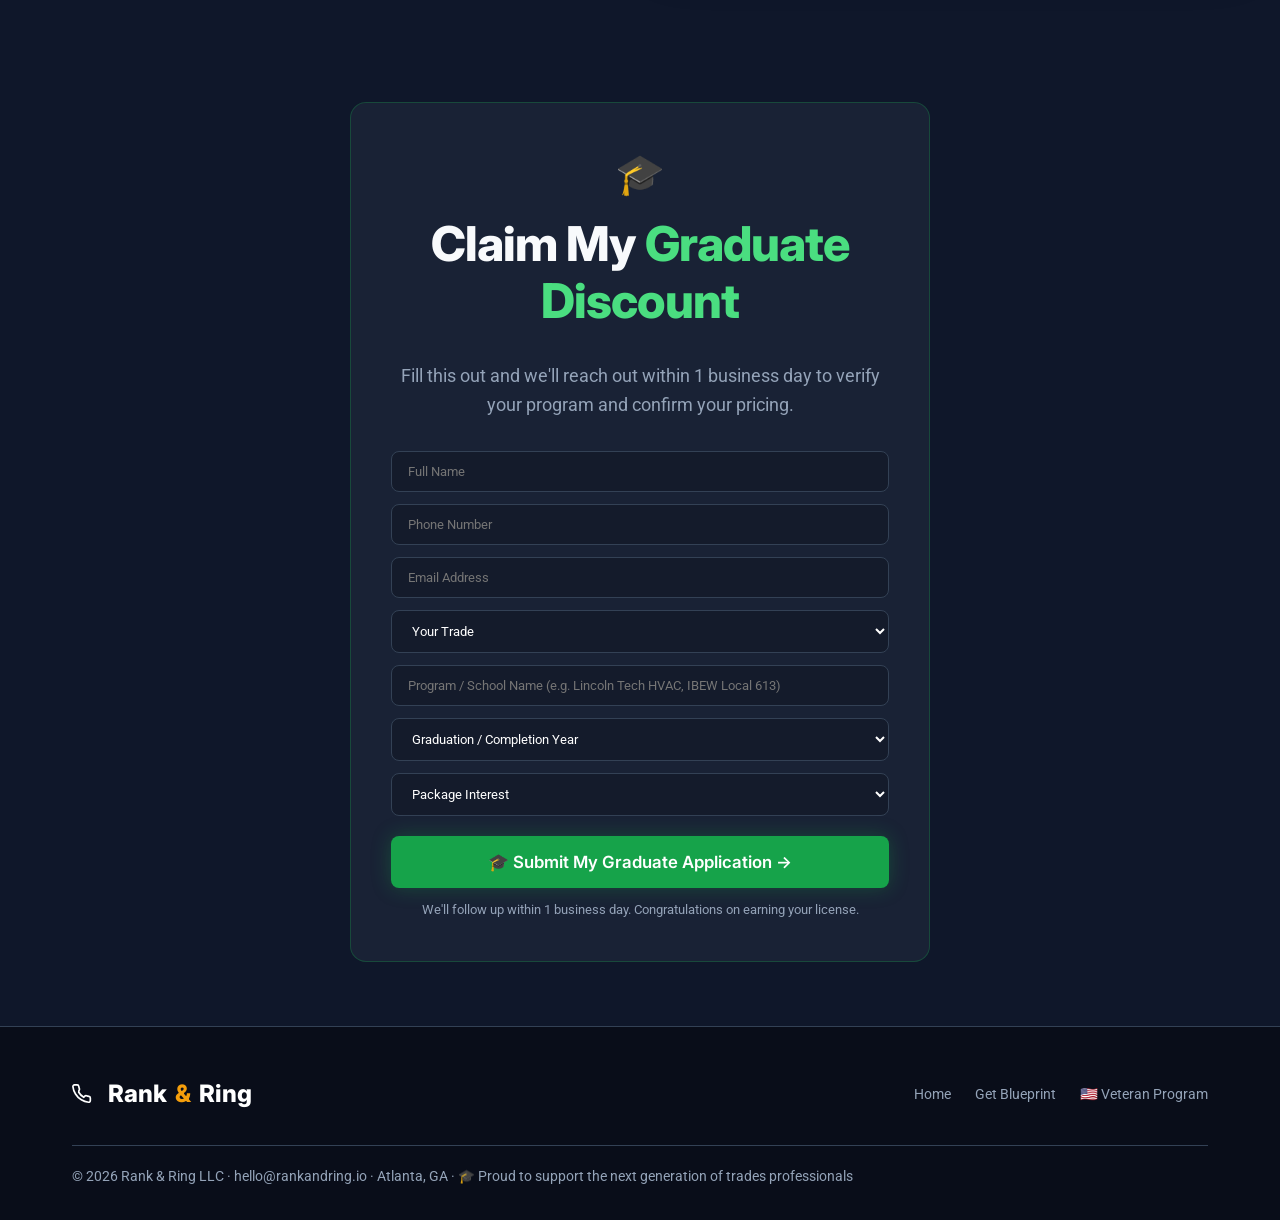
<file: graduates.html>
<!DOCTYPE html>
<html lang="en">
<head>
  <meta charset="UTF-8" />
  <meta name="viewport" content="width=device-width, initial-scale=1.0" />
  <title>New Trade Graduate Program — 20% Off + 2 Months Free | Rank & Ring</title>
  <meta name="description" content="Just got your HVAC, plumbing, or electrical license? Rank & Ring offers 20% off setup and 2 months free to recent trade school and apprenticeship graduates. Start getting calls on Day 1." />
  <link rel="preconnect" href="https://fonts.googleapis.com" />
  <link rel="preconnect" href="https://fonts.gstatic.com" crossorigin />
  <link href="https://fonts.googleapis.com/css2?family=Inter:wght@400;600;800&family=Roboto:wght@400;500;700&display=swap" rel="stylesheet" />
  <link rel="stylesheet" href="styles.css" />
  <style>
    .bg-pattern {
      background:
        radial-gradient(circle at 15% 50%, rgba(22,163,74,0.15), transparent 30%),
        radial-gradient(circle at 85% 30%, rgba(14,165,233,0.10), transparent 30%);
    }
    .text-accent { color: #4ade80; }
    .badge-grad { background:rgba(22,163,74,0.12); color:#4ade80; border:1px solid rgba(22,163,74,0.3); padding:0.25rem 0.75rem; border-radius:999px; font-size:0.875rem; font-weight:600; }
    .btn-primary { background-color: #16a34a; color: white; box-shadow: 0 0 20px rgba(22,163,74,0.3); }
    .btn-primary:hover { background-color: #15803d; box-shadow: 0 0 30px rgba(22,163,74,0.5); }

    .grad-hero { min-height:80vh; display:flex; align-items:center; padding-top:100px; }
    .discount-box { display:inline-flex; gap:2rem; background:var(--color-card-bg); border:1px solid rgba(22,163,74,0.4); border-radius:var(--radius-lg); padding:2rem 3rem; margin:2rem 0; flex-wrap:wrap; justify-content:center; }
    .discount-number { font-size:3rem; font-weight:800; font-family:var(--font-heading); color:#4ade80; line-height:1; }
    .discount-label { font-size:0.9rem; color:var(--color-text-muted); margin-top:0.25rem; }

    .why-grid { display:grid; grid-template-columns:repeat(3,1fr); gap:1.5rem; margin:2.5rem 0; }
    .why-card { background:var(--color-card-bg); border:1px solid var(--color-border); border-radius:var(--radius-lg); padding:1.75rem; }
    .why-icon { font-size:2rem; margin-bottom:0.75rem; }
    .why-card h3 { font-size:1.05rem; margin-bottom:0.5rem; color:white; }
    .why-card p { font-size:0.9rem; margin:0; }

    .what-you-get { background:rgba(22,163,74,0.06); border:1px solid rgba(22,163,74,0.2); border-radius:var(--radius-lg); padding:2.5rem; margin:3rem 0; }
    .get-grid { display:grid; grid-template-columns:1fr 1fr; gap:1.5rem; margin-top:1.5rem; }
    .get-item { display:flex; align-items:flex-start; gap:0.75rem; font-size:0.95rem; color:var(--color-text-muted); }
    .get-item svg { color:#4ade80; flex-shrink:0; margin-top:3px; }

    .apply-form { max-width:580px; margin:0 auto; background:var(--color-card-bg); border:1px solid rgba(22,163,74,0.3); border-radius:var(--radius-lg); padding:2.5rem; }
    .apply-form input, .apply-form select {
      width:100%; padding:0.75rem 1rem; background:rgba(0,0,0,0.2);
      border:1px solid var(--color-border); border-radius:8px; color:white;
      font-family:var(--font-body); margin-bottom:0.75rem; transition:var(--transition);
    }
    .apply-form input:focus, .apply-form select:focus { outline:none; border-color:#4ade80; box-shadow:0 0 0 3px rgba(22,163,74,0.1); }
    .apply-form select option { background:#1e293b; }

    .navbar { position:fixed; background:rgba(15,23,42,0.9); backdrop-filter:blur(12px); border-bottom:1px solid var(--color-border); }
    .site-footer { background:rgba(0,0,0,0.4); border-top:1px solid var(--color-border); padding:3rem 0 2rem; }
    .footer-bottom { border-top:1px solid var(--color-border); margin-top:2rem; padding-top:1.25rem; }
    .footer-bottom p { font-size:0.85rem; color:var(--color-text-muted); margin:0; }

    @media (max-width:992px) {
      .hero-grid, .why-grid, .get-grid { grid-template-columns:1fr; }
    }
  </style>
    <meta property="og:image" content="https://rankandring.io/og-image.jpg">
    <meta property="og:image:width" content="1200">
    <meta property="og:image:height" content="630">
    <meta property="og:image:alt" content="Rank &amp; Ring — More Calls. More Booked Jobs.">
    <meta name="twitter:card" content="summary_large_image">
    <meta name="twitter:image" content="https://rankandring.io/og-image.jpg">
</head>
<body>
  <div class="bg-pattern"></div>
  <nav class="navbar">
    <div class="container nav-container">
      <a href="index.html" class="logo">
        <svg width="22" height="22" viewBox="0 0 24 24" fill="none" stroke="currentColor" stroke-width="2"><path d="M22 16.92v3a2 2 0 0 1-2.18 2 19.79 19.79 0 0 1-8.63-3.07A19.5 19.5 0 0 1 4.21 12 19.79 19.79 0 0 1 1.14 3.38 2 2 0 0 1 3.12 1h3a2 2 0 0 1 2 1.72c.127.96.361 1.903.7 2.81a2 2 0 0 1-.45 2.11L8.09 9.91a16 16 0 0 0 6 6l1.27-1.27a2 2 0 0 1 2.11-.45c.907.339 1.85.573 2.81.7A2 2 0 0 1 22 16.92z"/></svg>
        Rank<span>&</span>Ring
        <span style="font-size:0.875rem; color:#4ade80; font-weight:normal; margin-left:0.5rem; border-left:1px solid var(--color-border); padding-left:0.5rem;">🎓 Graduate Program</span>
      </a>
    </div>
  </nav>

  <!-- HERO -->
  <section class="grad-hero container">
    <div class="hero-grid" style="align-items:center;">
      <div class="fade-in-up">
        <span class="badge-grad" style="margin-bottom:1rem; display:inline-block;">New Trade Graduate Program</span>
        <h1>Just got your ticket? <span class="text-accent">Start getting calls on Day 1.</span></h1>
        <p>Your first customers won't come from word-of-mouth — they come from Google. The contractors who dominate local search in their first year build businesses that last. We make sure you're one of them.</p>
        <p>And we do it with a discount you actually deserve for putting in the work to get licensed.</p>

        <div class="discount-box" style="display:inline-flex; margin-bottom:1.5rem;">
          <div class="discount-item">
            <div class="discount-number">20%</div>
            <div class="discount-label">off any setup fee</div>
          </div>
          <div class="discount-item" style="border-left:1px solid rgba(22,163,74,0.2); padding-left:2rem;">
            <div class="discount-number">2</div>
            <div class="discount-label">months free (monthly plan)</div>
          </div>
          <div class="discount-item" style="border-left:1px solid rgba(22,163,74,0.2); padding-left:2rem;">
            <div class="discount-number">+</div>
            <div class="discount-label">Starter Business Pack</div>
          </div>
        </div>

        <div style="display:flex; gap:1rem; flex-wrap:wrap;">
          <a href="#grad-apply" class="btn btn-primary" style="font-size:1.1rem;">🎓 Claim My Graduate Discount →</a>
        </div>
        <p style="font-size:0.85rem; color:var(--color-text-muted); margin-top:0.75rem;">Valid within 24 months of graduation from any accredited program.</p>
      </div>

      <!-- Demo card -->
      <div class="hero-visual fade-in-up delay-1">
        <div class="glass-card" style="border-top:4px solid #16a34a;">
          <div style="display:flex; justify-content:space-between; align-items:center; border-bottom:1px solid var(--color-border); padding-bottom:1rem; margin-bottom:1rem;">
            <div style="display:flex; align-items:center; gap:0.5rem;">
              <div style="width:10px;height:10px;background:#22c55e;border-radius:50%;"></div>
              <strong>New Business · Day 1</strong>
            </div>
          </div>
          <div style="background:rgba(0,0,0,0.2); padding:1rem; border-radius:8px; margin-bottom:1rem;">
            <p style="margin:0; font-size:0.875rem; color:var(--color-text-muted);">What happens when someone searches "plumber near me" in your ZIP code without Rank & Ring:</p>
            <p style="margin:0.5rem 0 0; font-size:0.875rem; color:#ef4444; font-weight:500;">❌ You don't appear. They call your competition.</p>
          </div>
          <div style="background:rgba(22,163,74,0.1); border:1px solid rgba(22,163,74,0.2); padding:1rem; border-radius:8px; margin-bottom:1rem;">
            <p style="margin:0; font-size:0.875rem; color:#4ade80;"><strong style="color:white;">With Rank & Ring (Day 1):</strong><br/>
              Your profile appears in the Google Map Pack. Your AI dispatcher answers every call. You book your first job before you've printed business cards.</p>
          </div>
          <div style="background:rgba(22,163,74,0.08); border:1px solid rgba(22,163,74,0.2); padding:0.75rem; border-radius:8px; text-align:center;">
            <p style="margin:0; font-weight:700; color:#4ade80; font-size:0.95rem;">📞 First call booked. You're in business.</p>
          </div>
        </div>
      </div>
    </div>
  </section>

  <!-- WHY START EARLY -->
  <section style="padding:5rem 0;" class="container">
    <div style="text-align:center; margin-bottom:0.5rem;">
      <h2>Why your first year <span class="text-accent">matters most.</span></h2>
      <p style="max-width:560px; margin:0 auto;">Contractors who establish their online presence in Year 1 outperform those who wait — often permanently.</p>
    </div>
    <div class="why-grid">
      <div class="why-card">
        <div class="why-icon">🏆</div>
        <h3>Google rewards longevity</h3>
        <p>The longer your Google Business Profile has been active and accumulating reviews, the higher it ranks. Starting on Day 1 gives you a head start that compounds for years.</p>
      </div>
      <div class="why-card">
        <div class="why-icon">📱</div>
        <h3>First-year customers become lifers</h3>
        <p>Homeowners who find you first tend to stay loyal. A plumber or HVAC tech they trust is a relationship — not a one-time transaction. Acquire them early.</p>
      </div>
      <div class="why-card">
        <div class="why-icon">🔁</div>
        <h3>Reviews build momentum</h3>
        <p>5 reviews beat 0 reviews every time. Your first 10 customers, if they leave reviews, can vault you into the Google Map Pack in a competitive market. We'll show you how.</p>
      </div>
    </div>
  </section>

  <!-- WHAT'S INCLUDED -->
  <section class="container">
    <div class="what-you-get">
      <h2>What the <span class="text-accent">Graduate Program</span> includes.</h2>
      <p>The 20% discount and 2 free months are just the beginning. Every graduate also gets:</p>
      <div class="get-grid">
        <div class="get-item"><svg width="18" height="18" viewBox="0 0 24 24" fill="none" stroke="currentColor" stroke-width="2.5"><polyline points="20 6 9 17 4 12"/></svg>Professional mobile website built for your trade and city</div>
        <div class="get-item"><svg width="18" height="18" viewBox="0 0 24 24" fill="none" stroke="currentColor" stroke-width="2.5"><polyline points="20 6 9 17 4 12"/></svg>Google Business Profile created and fully optimized from scratch</div>
        <div class="get-item"><svg width="18" height="18" viewBox="0 0 24 24" fill="none" stroke="currentColor" stroke-width="2.5"><polyline points="20 6 9 17 4 12"/></svg>"First 10 Reviews" playbook — how to get reviews from your first customers fast</div>
        <div class="get-item"><svg width="18" height="18" viewBox="0 0 24 24" fill="none" stroke="currentColor" stroke-width="2.5"><polyline points="20 6 9 17 4 12"/></svg>One-page business starter checklist (license, insurance, tools, branding basics)</div>
        <div class="get-item"><svg width="18" height="18" viewBox="0 0 24 24" fill="none" stroke="currentColor" stroke-width="2.5"><polyline points="20 6 9 17 4 12"/></svg>AI dispatcher set up to answer calls and book jobs (Growth/Pro plans)</div>
        <div class="get-item"><svg width="18" height="18" viewBox="0 0 24 24" fill="none" stroke="currentColor" stroke-width="2.5"><polyline points="20 6 9 17 4 12"/></svg>30-minute onboarding call to walk you through everything</div>
        <div class="get-item"><svg width="18" height="18" viewBox="0 0 24 24" fill="none" stroke="currentColor" stroke-width="2.5"><polyline points="20 6 9 17 4 12"/></svg>2 months free on any monthly retainer plan (Growth or Pro)</div>
        <div class="get-item"><svg width="18" height="18" viewBox="0 0 24 24" fill="none" stroke="currentColor" stroke-width="2.5"><polyline points="20 6 9 17 4 12"/></svg>Priority email support in your first 90 days</div>
      </div>
    </div>
  </section>

  <!-- SAVINGS CALCULATOR -->
  <section style="padding:4rem 0;" class="container">
    <div style="text-align:center; margin-bottom:2rem;">
      <h2>What you <span class="text-accent">actually pay.</span></h2>
    </div>
    <div style="display:grid; grid-template-columns:repeat(3,1fr); gap:1.25rem; max-width:900px; margin:0 auto;">
      <div class="glass-card" style="text-align:center;">
        <div style="font-size:0.85rem; color:var(--color-text-muted); text-transform:uppercase; letter-spacing:0.1em; margin-bottom:0.5rem;">Foundation</div>
        <div style="font-size:1.1rem; color:var(--color-text-muted); text-decoration:line-through; margin-bottom:0.25rem;">$1,500</div>
        <div style="font-size:2.25rem; font-weight:800; font-family:var(--font-heading); color:#4ade80; margin-bottom:0.25rem;">$1,200</div>
        <div style="font-size:0.85rem; color:var(--color-text-muted);">One-time setup · No monthly fee</div>
      </div>
      <div class="glass-card" style="text-align:center; border-color:#16a34a; box-shadow:0 0 20px rgba(22,163,74,0.2); position:relative;">
        <div style="position:absolute; top:-12px; left:50%; transform:translateX(-50%); background:#16a34a; color:white; font-size:0.75rem; font-weight:800; padding:0.25rem 1rem; border-radius:999px; white-space:nowrap;">Most Popular</div>
        <div style="font-size:0.85rem; color:var(--color-text-muted); text-transform:uppercase; letter-spacing:0.1em; margin-bottom:0.5rem;">Growth</div>
        <div style="font-size:1.1rem; color:var(--color-text-muted); text-decoration:line-through; margin-bottom:0.25rem;">$3,000</div>
        <div style="font-size:2.25rem; font-weight:800; font-family:var(--font-heading); color:#4ade80; margin-bottom:0.25rem;">$2,400</div>
        <div style="font-size:0.85rem; color:var(--color-text-muted);">+ $499/mo (2 months free = $998 saved)</div>
      </div>
      <div class="glass-card" style="text-align:center;">
        <div style="font-size:0.85rem; color:var(--color-text-muted); text-transform:uppercase; letter-spacing:0.1em; margin-bottom:0.5rem;">Pro</div>
        <div style="font-size:1.1rem; color:var(--color-text-muted); text-decoration:line-through; margin-bottom:0.25rem;">$5,000</div>
        <div style="font-size:2.25rem; font-weight:800; font-family:var(--font-heading); color:#4ade80; margin-bottom:0.25rem;">$4,000</div>
        <div style="font-size:0.85rem; color:var(--color-text-muted);">+ $799/mo (2 months free = $1,598 saved)</div>
      </div>
    </div>
  </section>

  <!-- WHO QUALIFIES -->
  <section style="padding:3rem 0;" class="container">
    <div style="display:grid; grid-template-columns:1fr 1fr; gap:3rem; align-items:start;">
      <div>
        <h2>Who <span class="text-accent">qualifies?</span></h2>
        <p>The Graduate Program is open to anyone who has completed:</p>
        <div style="display:flex; flex-direction:column; gap:0.75rem; margin:1.25rem 0;">
          <div class="get-item"><svg width="18" height="18" viewBox="0 0 24 24" fill="none" stroke="currentColor" stroke-width="2.5"><polyline points="20 6 9 17 4 12"/></svg>An accredited HVAC, refrigeration, or mechanical systems program</div>
          <div class="get-item"><svg width="18" height="18" viewBox="0 0 24 24" fill="none" stroke="currentColor" stroke-width="2.5"><polyline points="20 6 9 17 4 12"/></svg>A plumbing apprenticeship or vocational certification</div>
          <div class="get-item"><svg width="18" height="18" viewBox="0 0 24 24" fill="none" stroke="currentColor" stroke-width="2.5"><polyline points="20 6 9 17 4 12"/></svg>An electrical apprenticeship or journeyman exam</div>
          <div class="get-item"><svg width="18" height="18" viewBox="0 0 24 24" fill="none" stroke="currentColor" stroke-width="2.5"><polyline points="20 6 9 17 4 12"/></svg>Any accredited vocational or trade school program (within 24 months)</div>
          <div class="get-item"><svg width="18" height="18" viewBox="0 0 24 24" fill="none" stroke="currentColor" stroke-width="2.5"><polyline points="20 6 9 17 4 12"/></svg>Union apprenticeship completion (IBEW, UA Plumbers, SMWIA, etc.)</div>
        </div>
        <p style="font-size:0.9rem; color:var(--color-text-muted);">Verification: we'll ask for a copy of your diploma, certificate, or union card. Simple and respectful — we won't share it with anyone.</p>
      </div>
      <div class="glass-card" style="border-top:4px solid #16a34a;">
        <h3 style="margin-bottom:0.75rem;">Accepted programs include:</h3>
        <div style="display:flex; flex-direction:column; gap:0.5rem;">
          <div style="display:flex; align-items:center; gap:0.5rem; font-size:0.9rem; color:var(--color-text-muted);">✅ HVAC Excellence certified programs</div>
          <div style="display:flex; align-items:center; gap:0.5rem; font-size:0.9rem; color:var(--color-text-muted);">✅ NCCER-accredited craft training</div>
          <div style="display:flex; align-items:center; gap:0.5rem; font-size:0.9rem; color:var(--color-text-muted);">✅ IBEW apprenticeship completion</div>
          <div style="display:flex; align-items:center; gap:0.5rem; font-size:0.9rem; color:var(--color-text-muted);">✅ UA Plumbers & Steamfitters completion</div>
          <div style="display:flex; align-items:center; gap:0.5rem; font-size:0.9rem; color:var(--color-text-muted);">✅ Community / technical college trade programs</div>
          <div style="display:flex; align-items:center; gap:0.5rem; font-size:0.9rem; color:var(--color-text-muted);">✅ State-licensed journeyman examination</div>
          <div style="display:flex; align-items:center; gap:0.5rem; font-size:0.9rem; color:var(--color-text-muted);">✅ Military trade training (with discharge)</div>
        </div>
        <p style="font-size:0.85rem; color:var(--color-text-muted); margin-top:1rem; margin-bottom:0;">Not on this list? <a href="mailto:hello@rankandring.io" style="color:#4ade80;">Email us</a> — we'll almost certainly say yes.</p>
      </div>
    </div>
  </section>

  <!-- APPLY -->
  <section style="padding:4rem 0;" class="container" id="grad-apply">
    <div class="apply-form">
      <div style="text-align:center; margin-bottom:1.5rem;">
        <div style="font-size:2.5rem; margin-bottom:0.5rem;">🎓</div>
        <h2>Claim My <span class="text-accent">Graduate Discount</span></h2>
        <p>Fill this out and we'll reach out within 1 business day to verify your program and confirm your pricing.</p>
      </div>
      <input type="text" placeholder="Full Name" id="gradName" />
      <input type="tel" placeholder="Phone Number" id="gradPhone" />
      <input type="email" placeholder="Email Address" id="gradEmail" />
      <select id="gradTrade">
        <option value="" disabled selected>Your Trade</option>
        <option>HVAC / Air Conditioning</option>
        <option>Plumbing</option>
        <option>Electrical</option>
        <option>Roofing</option>
        <option>Other</option>
      </select>
      <input type="text" placeholder="Program / School Name (e.g. Lincoln Tech HVAC, IBEW Local 613)" id="gradProgram" />
      <select id="gradYear">
        <option value="" disabled selected>Graduation / Completion Year</option>
        <option>2026</option>
        <option>2025</option>
        <option>2024</option>
        <option>2023 or earlier (contact us)</option>
      </select>
      <select id="gradPackage">
        <option value="" disabled selected>Package Interest</option>
        <option>Foundation ($1,500 → $1,200 for graduates)</option>
        <option>Growth ($3,000 → $2,400 + 2 months free)</option>
        <option>Pro ($5,000 → $4,000 + 2 months free)</option>
        <option>Not sure yet — talk me through it</option>
      </select>
      <button onclick="submitGradForm()" class="btn btn-primary" style="width:100%; justify-content:center; margin-top:0.5rem; font-size:1.05rem;">
        🎓 Submit My Graduate Application →
      </button>
      <p style="font-size:0.8rem; text-align:center; margin-top:0.75rem; margin-bottom:0; color:var(--color-text-muted);">We'll follow up within 1 business day. Congratulations on earning your license.</p>
    </div>
  </section>

  <footer class="site-footer">
    <div class="container">
      <div style="display:flex; justify-content:space-between; align-items:center; flex-wrap:wrap; gap:1rem;">
        <a href="index.html" class="logo"><svg width="20" height="20" viewBox="0 0 24 24" fill="none" stroke="currentColor" stroke-width="2" style="margin-right:0.5rem;"><path d="M22 16.92v3a2 2 0 0 1-2.18 2 19.79 19.79 0 0 1-8.63-3.07A19.5 19.5 0 0 1 4.21 12 19.79 19.79 0 0 1 1.14 3.38 2 2 0 0 1 3.12 1h3a2 2 0 0 1 2 1.72c.127.96.361 1.903.7 2.81a2 2 0 0 1-.45 2.11L8.09 9.91a16 16 0 0 0 6 6l1.27-1.27a2 2 0 0 1 2.11-.45c.907.339 1.85.573 2.81.7A2 2 0 0 1 22 16.92z"/></svg>Rank<span>&</span>Ring</a>
        <div style="display:flex; gap:1.5rem; flex-wrap:wrap;">
          <a href="index.html" style="color:var(--color-text-muted); text-decoration:none; font-size:0.9rem;">Home</a>
          <a href="quiz.html" style="color:var(--color-text-muted); text-decoration:none; font-size:0.9rem;">Get Blueprint</a>
          <a href="veterans.html" style="color:var(--color-text-muted); text-decoration:none; font-size:0.9rem;">🇺🇸 Veteran Program</a>
        </div>
      </div>
      <div class="footer-bottom">
        <p>© <span id="year"></span> Rank & Ring LLC · hello@rankandring.io · Atlanta, GA · 🎓 Proud to support the next generation of trades professionals</p>
      </div>
    </div>
  </footer>

  <script>
    document.getElementById('year').textContent = new Date().getFullYear();
    function submitGradForm() {
      const name = document.getElementById('gradName').value;
      const phone = document.getElementById('gradPhone').value;
      const email = document.getElementById('gradEmail').value;
      const trade = document.getElementById('gradTrade').value;
      const program = document.getElementById('gradProgram').value;
      if (!name || !phone || !email || !trade || !program) { alert('Please fill out all fields so we can verify your eligibility.'); return; }
      // TODO: POST to /api/graduate-application or Zapier webhook
      window.location.href = `thankyou.html?name=${encodeURIComponent(name)}&type=graduate`;
    }
  </script>
</body>
</html>
</file>
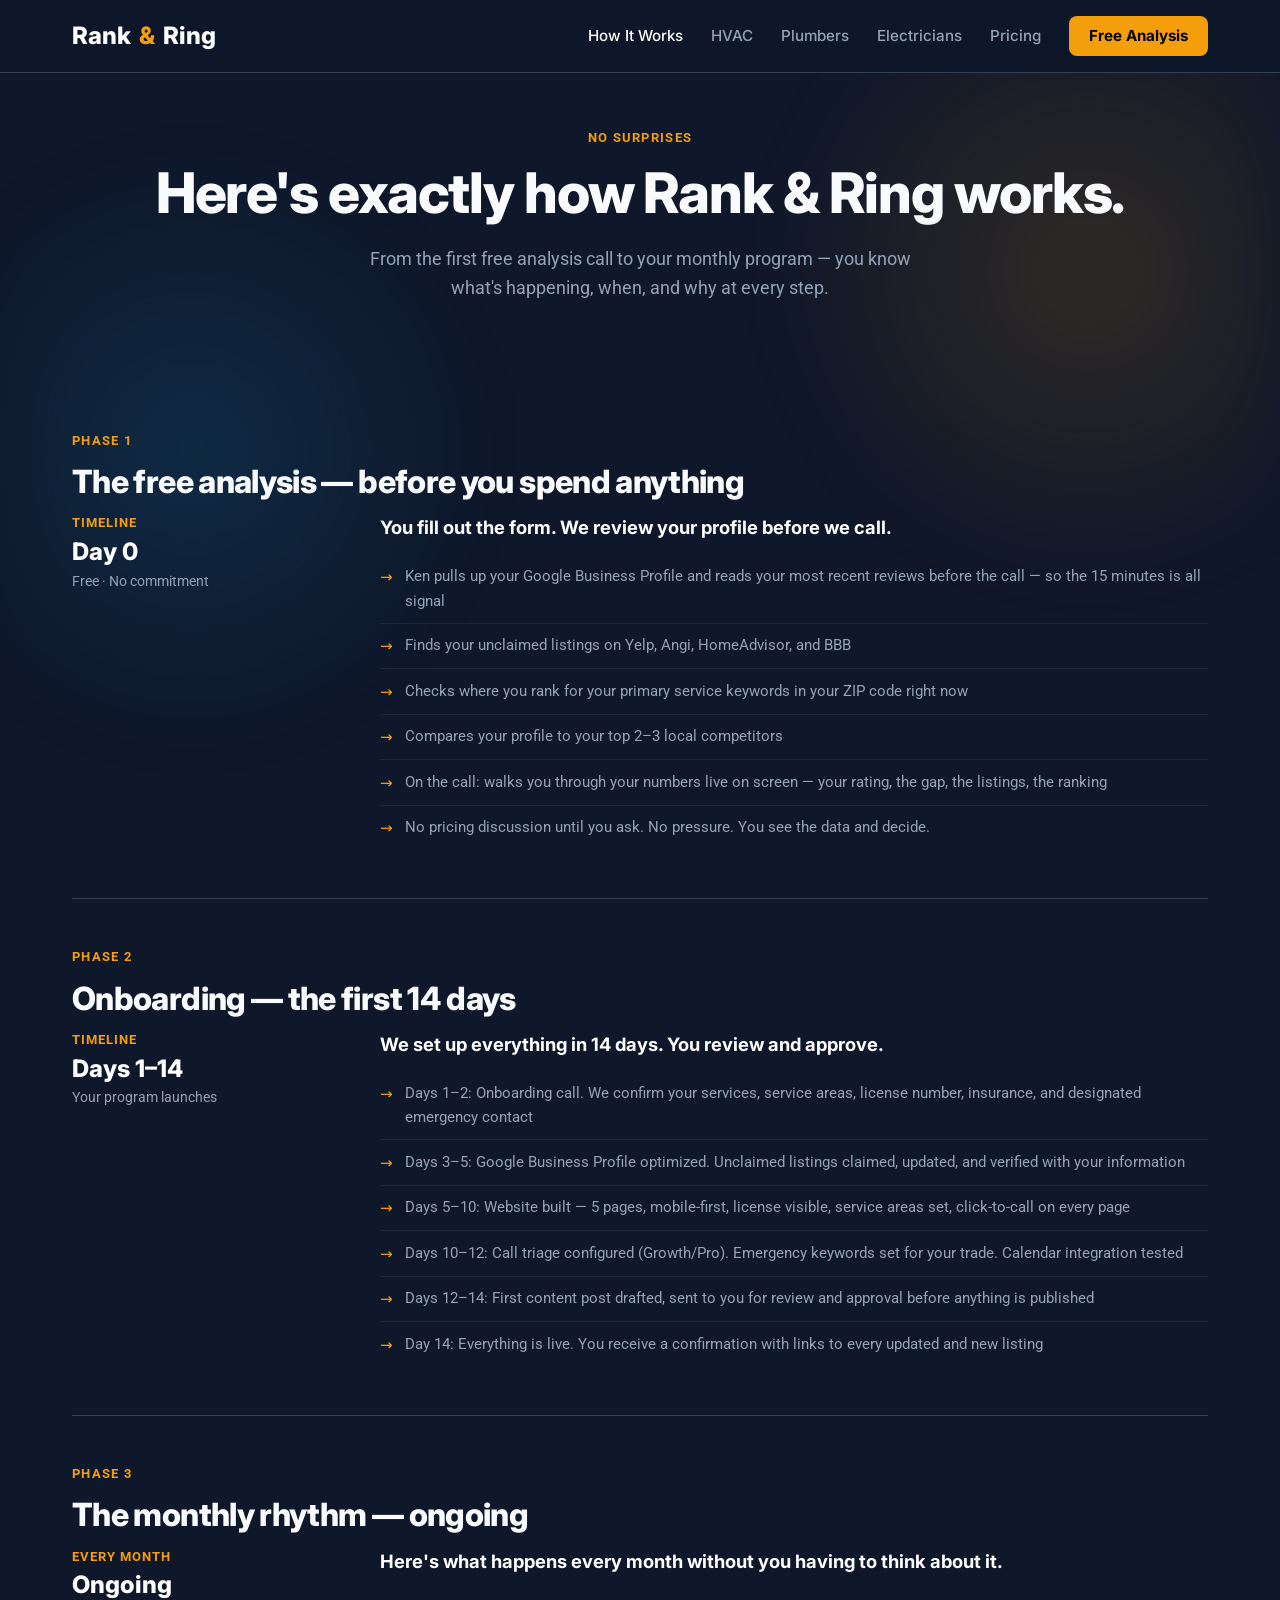
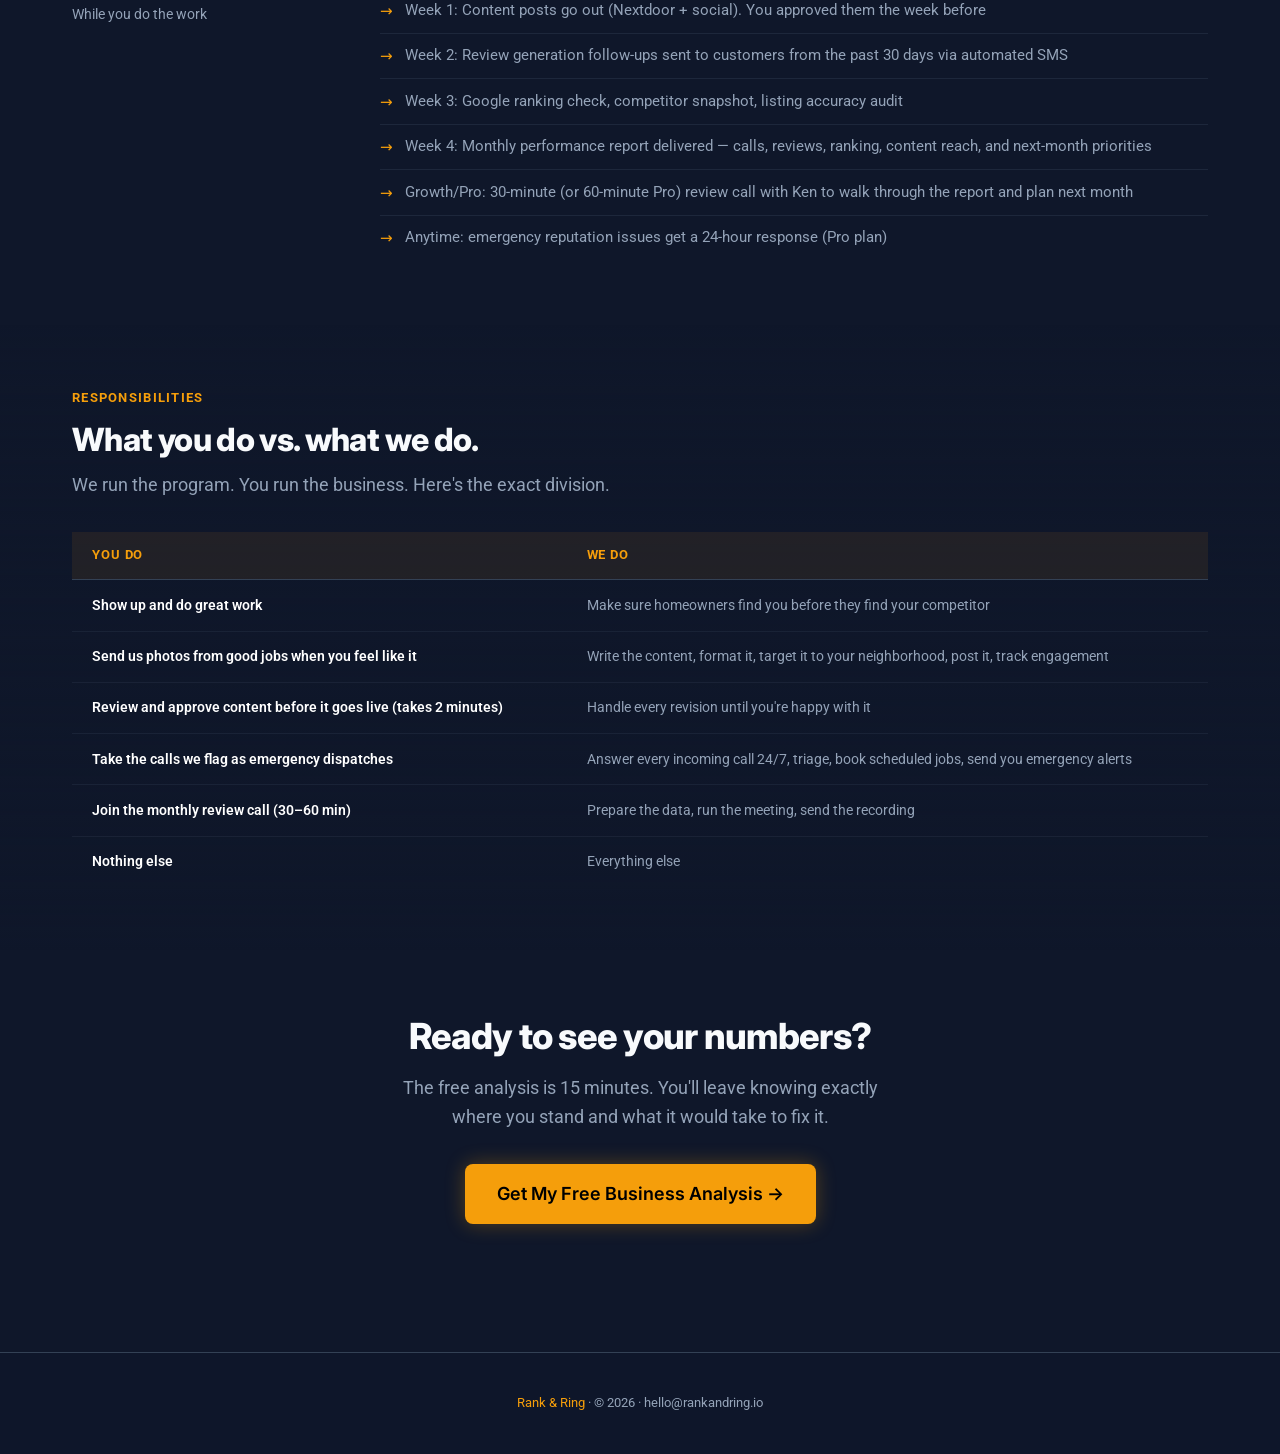
<file: how-it-works.html>
<!DOCTYPE html>
<html lang="en">
<head>
  <meta charset="UTF-8"><meta name="viewport" content="width=device-width, initial-scale=1.0">
  <title>How It Works | Rank & Ring</title>
  <meta name="description" content="See exactly how Rank & Ring works — from free analysis through onboarding, launch, and your monthly program. No surprises.">
  <link href="https://fonts.googleapis.com/css2?family=Inter:wght@400;600;800&family=Roboto:wght@400;500;700&display=swap" rel="stylesheet">
  <link rel="stylesheet" href="styles.css">
  <style>
    .navbar{position:fixed;background:rgba(15,23,42,.92);backdrop-filter:blur(12px);border-bottom:1px solid var(--color-border);padding:1rem 0;top:0;left:0;right:0;z-index:100}
    .nav-links{display:flex;gap:1.75rem;align-items:center}
    .nav-links a{color:var(--color-text-muted);text-decoration:none;font-size:.95rem;font-weight:500;font-family:var(--font-heading);transition:var(--transition)}
    .nav-links a:hover{color:white}
    .nav-cta{background:var(--color-accent)!important;color:#000!important;padding:.5rem 1.25rem;border-radius:var(--radius);font-weight:700!important}
    @media(max-width:768px){.nav-links{display:none}}
    .page-hero{padding:8rem 0 4rem;text-align:center}
    .page-hero h1{font-size:clamp(2.25rem,5vw,3.5rem);margin-bottom:1rem}
    .page-hero p{font-size:1.15rem;color:var(--color-text-muted);max-width:560px;margin:0 auto}
    .section{padding:4rem 0}
    .section-tag{font-size:.8rem;font-weight:700;text-transform:uppercase;letter-spacing:.1em;color:var(--color-accent);margin-bottom:.75rem}
    .section-title{font-size:clamp(1.5rem,3vw,2rem);margin-bottom:.75rem}
    .phase-grid{display:grid;grid-template-columns:1fr 3fr;gap:2rem;align-items:start;margin-bottom:3rem;padding-bottom:3rem;border-bottom:1px solid var(--color-border)}
    .phase-grid:last-child{border-bottom:none;margin-bottom:0;padding-bottom:0}
    .phase-label{font-size:.8rem;font-weight:700;text-transform:uppercase;letter-spacing:.08em;color:var(--color-accent);margin-bottom:.4rem}
    .phase-days{font-size:1.5rem;font-weight:800;font-family:var(--font-heading);color:white;line-height:1}
    .phase-title{font-size:1.15rem;font-weight:700;color:white;margin-bottom:.75rem;font-family:var(--font-heading)}
    .phase-items{list-style:none;padding:0;margin:0}
    .phase-items li{display:flex;align-items:flex-start;gap:.75rem;font-size:.95rem;color:var(--color-text-muted);padding:.6rem 0;border-bottom:1px solid rgba(51,65,85,.4)}
    .phase-items li:last-child{border-bottom:none}
    .phase-items li::before{content:"→";color:var(--color-accent);flex-shrink:0;margin-top:1px}
    .divider-table{width:100%;border-collapse:collapse;margin-top:2rem}
    .divider-table th{background:rgba(245,158,11,.08);color:var(--color-accent);font-size:.8rem;font-weight:700;text-transform:uppercase;letter-spacing:.07em;padding:.85rem 1.25rem;text-align:left;border-bottom:1px solid var(--color-border)}
    .divider-table td{padding:.85rem 1.25rem;font-size:.9rem;color:var(--color-text-muted);border-bottom:1px solid rgba(51,65,85,.3);vertical-align:top}
    .divider-table tr:last-child td{border-bottom:none}
    .divider-table td:first-child{color:white;font-weight:600}
    @media(max-width:640px){.phase-grid{grid-template-columns:1fr}}
    footer{border-top:1px solid var(--color-border);padding:2.5rem 0;margin-top:4rem;background:rgba(15,23,42,.5)}
    .footer-bottom{text-align:center;font-size:.8rem;color:var(--color-text-muted)}
  </style>
</head>
<body>
<div class="bg-pattern"></div>
<nav class="navbar">
  <div class="container nav-container">
    <a href="index.html" class="logo">Rank<span>&</span>Ring</a>
    <div class="nav-links">
      <a href="how-it-works.html" style="color:white">How It Works</a><a href="hvac.html">HVAC</a><a href="plumbers.html">Plumbers</a><a href="electricians.html">Electricians</a><a href="index.html#pricing">Pricing</a><a href="analysis.html" class="nav-cta">Free Analysis</a>
    </div>
  </div>
</nav>

<div class="page-hero">
  <div class="container">
    <div class="section-tag">No surprises</div>
    <h1>Here's exactly how Rank & Ring works.</h1>
    <p>From the first free analysis call to your monthly program — you know what's happening, when, and why at every step.</p>
  </div>
</div>

<section class="section">
  <div class="container">
    <div class="section-tag">Phase 1</div>
    <h2 class="section-title">The free analysis — before you spend anything</h2>
    <div class="phase-grid">
      <div><div class="phase-label">Timeline</div><div class="phase-days">Day 0</div><div style="font-size:.85rem;color:var(--color-text-muted);margin-top:.4rem">Free · No commitment</div></div>
      <div>
        <div class="phase-title">You fill out the form. We review your profile before we call.</div>
        <ul class="phase-items">
          <li>Ken pulls up your Google Business Profile and reads your most recent reviews before the call — so the 15 minutes is all signal</li>
          <li>Finds your unclaimed listings on Yelp, Angi, HomeAdvisor, and BBB</li>
          <li>Checks where you rank for your primary service keywords in your ZIP code right now</li>
          <li>Compares your profile to your top 2–3 local competitors</li>
          <li>On the call: walks you through your numbers live on screen — your rating, the gap, the listings, the ranking</li>
          <li>No pricing discussion until you ask. No pressure. You see the data and decide.</li>
        </ul>
      </div>
    </div>

    <div class="section-tag" style="margin-top:3rem">Phase 2</div>
    <h2 class="section-title">Onboarding — the first 14 days</h2>
    <div class="phase-grid">
      <div><div class="phase-label">Timeline</div><div class="phase-days">Days 1–14</div><div style="font-size:.85rem;color:var(--color-text-muted);margin-top:.4rem">Your program launches</div></div>
      <div>
        <div class="phase-title">We set up everything in 14 days. You review and approve.</div>
        <ul class="phase-items">
          <li>Days 1–2: Onboarding call. We confirm your services, service areas, license number, insurance, and designated emergency contact</li>
          <li>Days 3–5: Google Business Profile optimized. Unclaimed listings claimed, updated, and verified with your information</li>
          <li>Days 5–10: Website built — 5 pages, mobile-first, license visible, service areas set, click-to-call on every page</li>
          <li>Days 10–12: Call triage configured (Growth/Pro). Emergency keywords set for your trade. Calendar integration tested</li>
          <li>Days 12–14: First content post drafted, sent to you for review and approval before anything is published</li>
          <li>Day 14: Everything is live. You receive a confirmation with links to every updated and new listing</li>
        </ul>
      </div>
    </div>

    <div class="section-tag" style="margin-top:3rem">Phase 3</div>
    <h2 class="section-title">The monthly rhythm — ongoing</h2>
    <div class="phase-grid">
      <div><div class="phase-label">Every month</div><div class="phase-days">Ongoing</div><div style="font-size:.85rem;color:var(--color-text-muted);margin-top:.4rem">While you do the work</div></div>
      <div>
        <div class="phase-title">Here's what happens every month without you having to think about it.</div>
        <ul class="phase-items">
          <li>Week 1: Content posts go out (Nextdoor + social). You approved them the week before</li>
          <li>Week 2: Review generation follow-ups sent to customers from the past 30 days via automated SMS</li>
          <li>Week 3: Google ranking check, competitor snapshot, listing accuracy audit</li>
          <li>Week 4: Monthly performance report delivered — calls, reviews, ranking, content reach, and next-month priorities</li>
          <li>Growth/Pro: 30-minute (or 60-minute Pro) review call with Ken to walk through the report and plan next month</li>
          <li>Anytime: emergency reputation issues get a 24-hour response (Pro plan)</li>
        </ul>
      </div>
    </div>
  </div>
</section>

<section class="section" style="background:linear-gradient(to bottom,transparent,rgba(15,23,42,.6),transparent)">
  <div class="container">
    <div class="section-tag">Responsibilities</div>
    <h2 class="section-title">What you do vs. what we do.</h2>
    <p style="color:var(--color-text-muted);max-width:560px">We run the program. You run the business. Here's the exact division.</p>
    <table class="divider-table">
      <thead><tr><th>You do</th><th>We do</th></tr></thead>
      <tbody>
        <tr><td>Show up and do great work</td><td>Make sure homeowners find you before they find your competitor</td></tr>
        <tr><td>Send us photos from good jobs when you feel like it</td><td>Write the content, format it, target it to your neighborhood, post it, track engagement</td></tr>
        <tr><td>Review and approve content before it goes live (takes 2 minutes)</td><td>Handle every revision until you're happy with it</td></tr>
        <tr><td>Take the calls we flag as emergency dispatches</td><td>Answer every incoming call 24/7, triage, book scheduled jobs, send you emergency alerts</td></tr>
        <tr><td>Join the monthly review call (30–60 min)</td><td>Prepare the data, run the meeting, send the recording</td></tr>
        <tr><td>Nothing else</td><td>Everything else</td></tr>
      </tbody>
    </table>
  </div>
</section>

<section class="section" style="text-align:center">
  <div class="container">
    <h2 style="font-size:clamp(1.75rem,3vw,2.25rem);margin-bottom:1rem">Ready to see your numbers?</h2>
    <p style="color:var(--color-text-muted);max-width:500px;margin:0 auto 2rem">The free analysis is 15 minutes. You'll leave knowing exactly where you stand and what it would take to fix it.</p>
    <a href="analysis.html" class="btn btn-primary">Get My Free Business Analysis →</a>
  </div>
</section>

<footer>
  <div class="container"><div class="footer-bottom"><a href="index.html" style="color:var(--color-accent);text-decoration:none">Rank & Ring</a> · © 2026 · <a href="mailto:hello@rankandring.io" style="color:var(--color-text-muted);text-decoration:none">hello@rankandring.io</a></div></div>
</footer>
</body>
</html>
</file>
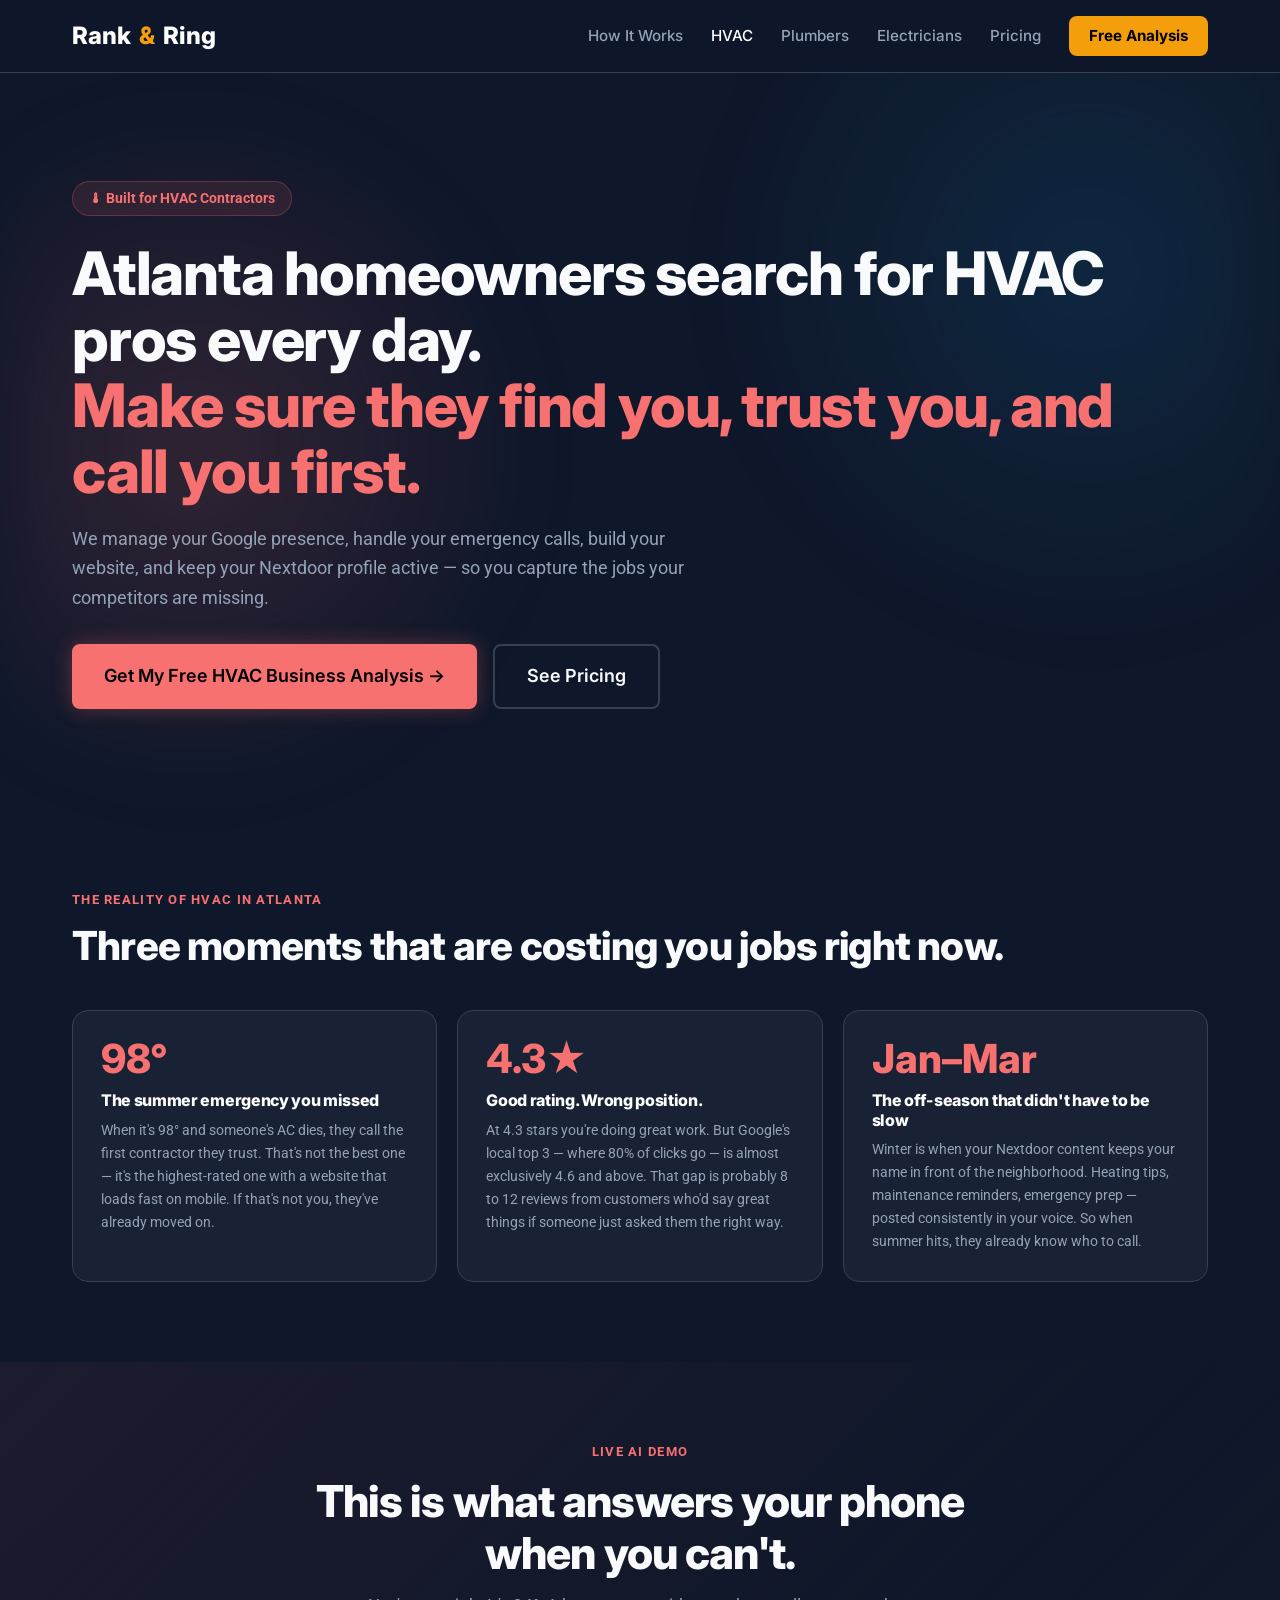
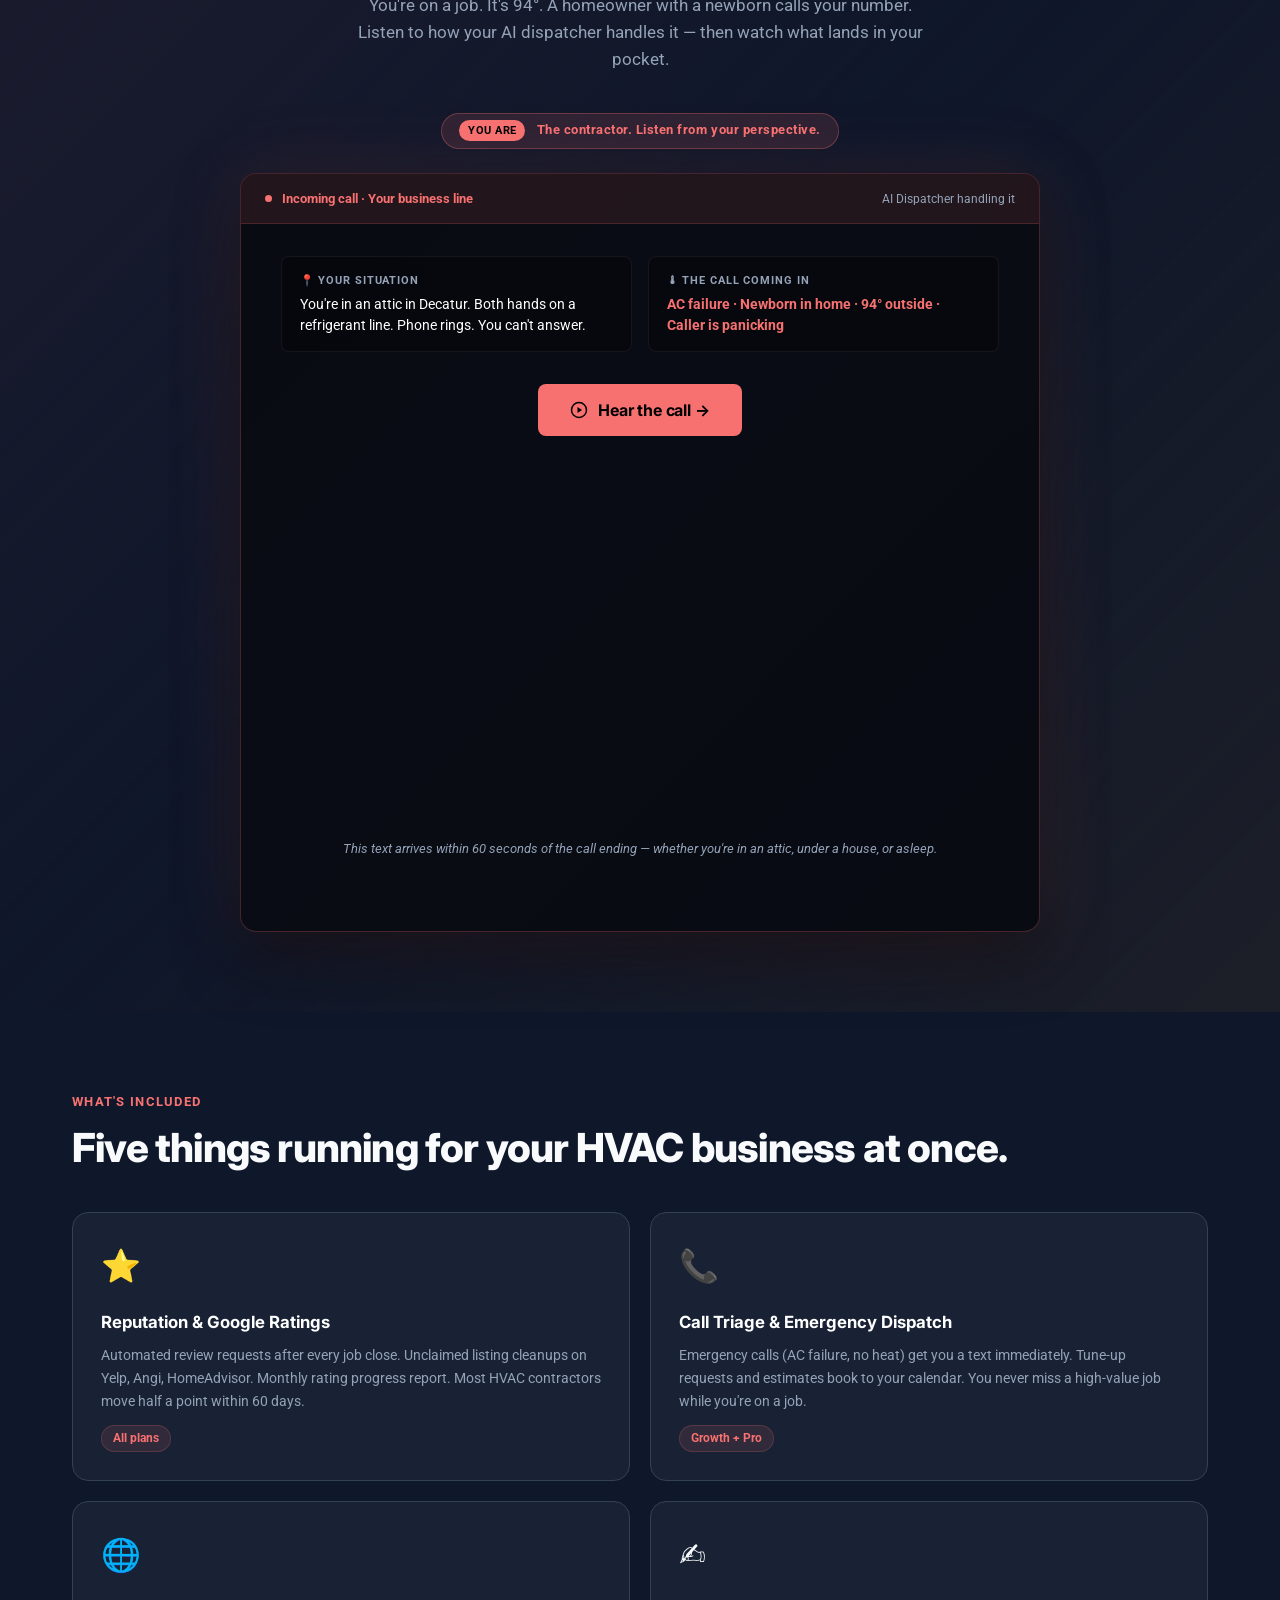
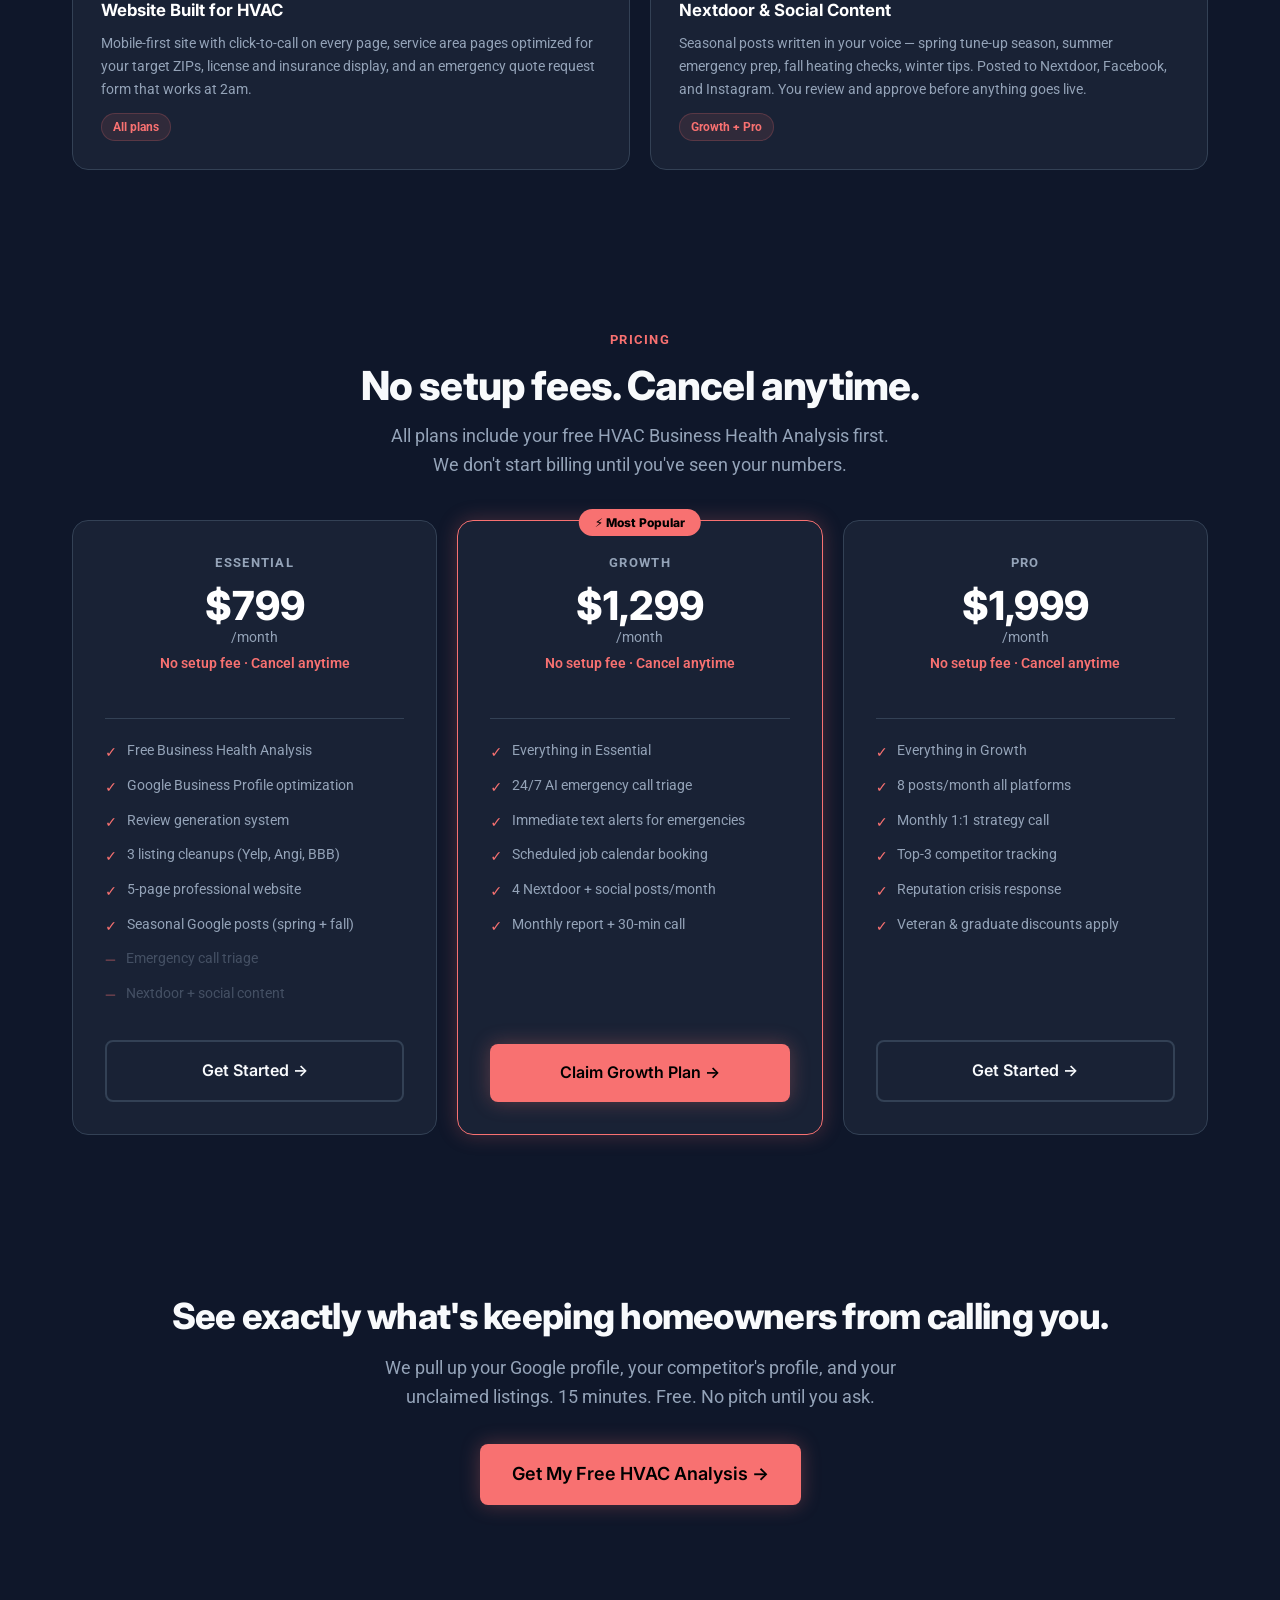
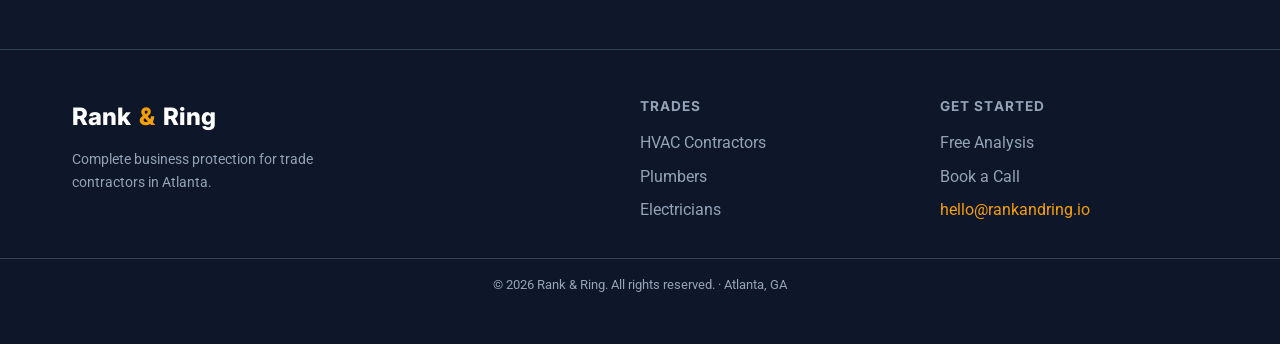
<file: hvac.html>
<!DOCTYPE html>
<html lang="en">
<head>
  <meta charset="UTF-8">
  <meta name="viewport" content="width=device-width, initial-scale=1.0">
  <title>HVAC Contractors | Rank & Ring | Atlanta Reputation & Lead System</title>
  <meta name="description" content="Rank & Ring helps Atlanta HVAC contractors get more Google reviews, never miss an emergency call, and stay top-of-mind on Nextdoor year-round.">
  <link href="https://fonts.googleapis.com/css2?family=Inter:wght@400;600;800&family=Roboto:wght@400;500;700&display=swap" rel="stylesheet">
  <link rel="stylesheet" href="styles.css">
  <style>
    .navbar{position:fixed;background:rgba(15,23,42,.92);backdrop-filter:blur(12px);border-bottom:1px solid var(--color-border);padding:1rem 0;top:0;left:0;right:0;z-index:100}
    .nav-links{display:flex;gap:1.75rem;align-items:center}
    .nav-links a{color:var(--color-text-muted);text-decoration:none;font-size:.95rem;font-weight:500;font-family:var(--font-heading);transition:var(--transition)}
    .nav-links a:hover{color:white}
    .nav-cta{background:var(--color-accent)!important;color:#000!important;padding:.5rem 1.25rem;border-radius:var(--radius);font-weight:700!important}
    @media(max-width:768px){.nav-links{display:none}}
    .hero{min-height:90vh;display:flex;align-items:center;padding-top:80px}
    .hero-eyebrow{display:inline-flex;align-items:center;gap:.5rem;background:rgba(248,113,113,.1);border:1px solid rgba(248,113,113,.25);color:#f87171;border-radius:999px;padding:.35rem 1rem;font-size:.85rem;font-weight:700;margin-bottom:1.5rem}
    .hero h1{font-size:clamp(2.4rem,5vw,3.75rem);margin-bottom:1.25rem;line-height:1.1}
    .text-hvac{color:#f87171}
    .pain-section{padding:5rem 0}
    .pain-grid{display:grid;grid-template-columns:repeat(3,1fr);gap:1.25rem;margin-top:2.5rem}
    .pain-card{background:var(--color-card-bg);border:1px solid var(--color-border);border-radius:var(--radius-lg);padding:1.75rem}
    .pain-number{font-size:2.5rem;font-weight:800;color:#f87171;font-family:var(--font-heading);line-height:1;margin-bottom:.75rem}
    .pain-card h3{font-size:1rem;margin-bottom:.5rem;color:white}
    .pain-card p{font-size:.9rem;color:var(--color-text-muted);margin:0}
    .scenario-section{padding:5rem 0;background:linear-gradient(to bottom,transparent,rgba(15,23,42,.7),transparent)}
    .scenario-card{background:var(--color-card-bg);border:1px solid var(--color-border);border-radius:var(--radius-lg);padding:2rem;max-width:680px;margin:2.5rem auto 0}
    .scenario-header{display:flex;align-items:center;justify-content:space-between;border-bottom:1px solid var(--color-border);padding-bottom:1rem;margin-bottom:1rem}
    .scenario-status{font-size:.8rem;font-weight:700;color:#4ade80}
    .msg{padding:.85rem 1rem;border-radius:var(--radius);margin-bottom:.75rem;font-size:.9rem;line-height:1.5}
    .msg.inbound{background:rgba(255,255,255,.05);border:1px solid var(--color-border)}
    .msg.outbound{background:rgba(248,113,113,.1);border:1px solid rgba(248,113,113,.2)}
    .msg-label{font-size:.75rem;font-weight:700;text-transform:uppercase;letter-spacing:.06em;margin-bottom:.4rem}
    .msg.inbound .msg-label{color:var(--color-text-muted)}
    .msg.outbound .msg-label{color:#f87171}
    .result-bar{display:flex;align-items:center;justify-content:center;gap:.75rem;background:rgba(74,222,128,.1);border:1px solid rgba(74,222,128,.2);padding:.85rem 1.25rem;border-radius:var(--radius);font-weight:700;color:#4ade80;font-size:.95rem;margin-top:.5rem}
    .demo-section{padding:5rem 0;background:linear-gradient(135deg,rgba(248,113,113,.06),rgba(15,23,42,1),rgba(245,158,11,.06))}
    .demo-outer{max-width:800px;margin:2.5rem auto 0}
    .demo-pov-badge{display:inline-flex;align-items:center;gap:.5rem;background:rgba(248,113,113,.12);border:1px solid rgba(248,113,113,.3);color:#f87171;border-radius:999px;padding:.4rem 1.1rem;font-size:.8rem;font-weight:700;margin-bottom:1.5rem;letter-spacing:.04em}
    .demo-pov-badge span{background:#f87171;color:#000;border-radius:999px;padding:.1rem .55rem;font-size:.7rem;margin-right:.2rem}
    .demo-phone{background:rgba(10,12,20,.95);border:1px solid rgba(248,113,113,.25);border-radius:var(--radius-lg);overflow:hidden;box-shadow:0 0 80px rgba(248,113,113,.12),0 24px 60px rgba(0,0,0,.5)}
    .demo-phone-bar{background:rgba(248,113,113,.1);border-bottom:1px solid rgba(248,113,113,.18);padding:.9rem 1.5rem;display:flex;align-items:center;justify-content:space-between}
    .demo-calling{display:flex;align-items:center;gap:.6rem;font-size:.82rem;font-weight:700;color:#f87171}
    .demo-calling-dot{width:7px;height:7px;border-radius:50%;background:#f87171;animation:pulse-dot 1.2s infinite}
    @keyframes pulse-dot{0%,100%{opacity:1;transform:scale(1)}50%{opacity:.3;transform:scale(.75)}}
    .demo-body{padding:2rem 2.5rem 2.5rem;text-align:center}
    .demo-context{display:grid;grid-template-columns:1fr 1fr;gap:1rem;margin-bottom:2rem;text-align:left}
    .demo-ctx-card{background:rgba(0,0,0,.3);border:1px solid rgba(255,255,255,.06);border-radius:var(--radius);padding:.9rem 1.1rem}
    .demo-ctx-label{font-size:.7rem;font-weight:700;text-transform:uppercase;letter-spacing:.08em;color:var(--color-text-muted);margin-bottom:.35rem}
    .demo-ctx-val{font-size:.9rem;color:white;line-height:1.45}
    .demo-ctx-val.urgent{color:#f87171;font-weight:700}
    .demo-instruction{font-size:1rem;color:white;font-weight:600;font-family:var(--font-heading);margin-bottom:.4rem}
    .demo-instruction-sub{font-size:.875rem;color:var(--color-text-muted);margin-bottom:1.5rem}
    .demo-widget-wrap{display:flex;justify-content:center;align-items:center;min-height:80px;margin-bottom:1.75rem}
    /* SMS alert */
    .sms-alert{background:#1a1a2e;border:1px solid rgba(74,222,128,.3);border-radius:var(--radius-lg);padding:1.25rem 1.5rem;text-align:left;position:relative;overflow:hidden;opacity:0;transform:translateY(16px);transition:opacity .5s ease,transform .5s ease}
    .sms-alert.visible{opacity:1;transform:translateY(0)}
    .sms-alert::before{content:'';position:absolute;top:0;left:0;right:0;height:3px;background:linear-gradient(90deg,#4ade80,#22c55e)}
    .sms-top{display:flex;align-items:center;gap:.65rem;margin-bottom:.85rem}
    .sms-app-icon{width:32px;height:32px;border-radius:8px;background:linear-gradient(135deg,#22c55e,#16a34a);display:flex;align-items:center;justify-content:center;font-size:1rem;flex-shrink:0}
    .sms-from{font-size:.8rem;color:var(--color-text-muted)}
    .sms-from strong{display:block;color:white;font-size:.85rem;font-family:var(--font-heading)}
    .sms-time{font-size:.75rem;color:var(--color-text-muted);margin-left:auto}
    .sms-bubble{background:rgba(255,255,255,.06);border-radius:var(--radius);padding:.9rem 1.1rem;font-size:.875rem;color:var(--color-text-muted);line-height:1.65}
    .sms-bubble strong{color:#4ade80}
    .sms-bubble .sms-tag{display:inline-block;background:rgba(248,113,113,.15);color:#f87171;border-radius:4px;padding:.1rem .4rem;font-size:.75rem;font-weight:700;margin-right:.3rem}
    .sms-cta-row{display:flex;gap:.6rem;margin-top:.85rem}
    .sms-btn{flex:1;padding:.6rem;border-radius:var(--radius);font-size:.8rem;font-weight:700;text-align:center;cursor:pointer;border:none;font-family:var(--font-heading)}
    .sms-btn.call{background:#4ade80;color:#000}
    .sms-btn.dismiss{background:rgba(255,255,255,.07);color:var(--color-text-muted)}
    .demo-trigger-hint{font-size:.8rem;color:var(--color-text-muted);margin-top:.85rem;font-style:italic}
    @media(max-width:600px){.demo-context{grid-template-columns:1fr}.demo-body{padding:1.5rem}}
    .pillars-section{padding:5rem 0}
    .pillars-grid{display:grid;grid-template-columns:repeat(2,1fr);gap:1.25rem;margin-top:2.5rem}
    .pillar-card{background:var(--color-card-bg);border:1px solid var(--color-border);border-radius:var(--radius-lg);padding:1.75rem;transition:var(--transition)}
    .pillar-card:hover{border-color:rgba(248,113,113,.35);transform:translateY(-4px)}
    .pillar-icon{font-size:2rem;margin-bottom:1rem}
    .pillar-name{font-size:1.05rem;font-weight:700;color:white;margin-bottom:.5rem;font-family:var(--font-heading)}
    .pillar-desc{font-size:.9rem;color:var(--color-text-muted);margin:0;line-height:1.6}
    .pillar-badge{display:inline-block;font-size:.75rem;font-weight:700;background:rgba(248,113,113,.1);color:#f87171;border:1px solid rgba(248,113,113,.2);border-radius:999px;padding:.2rem .7rem;margin-top:.75rem}
    @media(max-width:640px){.pain-grid,.pillars-grid{grid-template-columns:1fr}}
    .pricing-section{padding:5rem 0}
    .pricing-grid{display:grid;grid-template-columns:repeat(3,1fr);gap:1.25rem;margin-top:2.5rem}
    .price-card{background:var(--color-card-bg);border:1px solid var(--color-border);border-radius:var(--radius-lg);padding:2rem;display:flex;flex-direction:column;position:relative}
    .price-card.featured{border-color:#f87171;box-shadow:0 0 20px rgba(248,113,113,.25)}
    .featured-badge{position:absolute;top:-12px;left:50%;transform:translateX(-50%);background:#f87171;color:#000;font-size:.75rem;font-weight:800;padding:.25rem 1rem;border-radius:999px;white-space:nowrap;font-family:var(--font-heading)}
    .price-name{font-size:.8rem;font-weight:700;text-transform:uppercase;letter-spacing:.1em;color:var(--color-text-muted);margin-bottom:.75rem}
    .price-amount{font-size:2.5rem;font-weight:800;font-family:var(--font-heading);color:white;line-height:1}
    .price-period{font-size:.9rem;color:var(--color-text-muted);margin-bottom:.25rem}
    .price-note{font-size:.85rem;color:#f87171;font-weight:600;margin-bottom:1.5rem}
    .price-divider{border:none;border-top:1px solid var(--color-border);margin:1.25rem 0}
    .price-feature{display:flex;align-items:flex-start;gap:.6rem;font-size:.9rem;color:var(--color-text-muted);margin-bottom:.6rem}
    .price-feature .chk{color:#f87171;flex-shrink:0;margin-top:2px;font-weight:700}
    .price-feature.off{opacity:.35}
    .price-cta{margin-top:auto;padding-top:1.5rem}
    .btn-hvac{background:#f87171;color:#000;box-shadow:0 0 20px rgba(248,113,113,.3)}
    .btn-hvac:hover{background:#ef4444}
    @media(max-width:768px){.pricing-grid{grid-template-columns:1fr}}
    .section-tag{font-size:.8rem;font-weight:700;text-transform:uppercase;letter-spacing:.1em;color:#f87171;margin-bottom:.75rem}
    .section-title{font-size:clamp(1.75rem,3.5vw,2.5rem);margin-bottom:.75rem}
    footer{border-top:1px solid var(--color-border);padding:3rem 0;margin-top:4rem;background:rgba(15,23,42,.5)}
    .footer-bottom{text-align:center;font-size:.8rem;color:var(--color-text-muted);margin-top:2rem;padding-top:1rem;border-top:1px solid var(--color-border)}
  
    /* Demo button */
    .demo-btn-wrap{text-align:center;margin-bottom:1.75rem}
    .demo-start-btn{display:inline-flex;align-items:center;gap:.6rem;padding:1rem 2rem;border:none;border-radius:var(--radius);font-size:1rem;font-weight:700;cursor:pointer;font-family:var(--font-heading);transition:var(--transition);letter-spacing:-.01em}
    .demo-start-btn:hover{transform:translateY(-2px);opacity:.92}
    .demo-start-btn svg{transition:transform .2s}
    .demo-start-btn:hover svg{transform:translateX(3px)}
    .demo-widget-wrap{display:none;justify-content:center;align-items:center;min-height:80px;margin-bottom:1.75rem}
    .demo-widget-wrap.active{display:flex}
  </style>
</head>
<body>
<div class="bg-pattern" style="background:radial-gradient(circle at 15% 50%,rgba(248,113,113,.15),transparent 30%),radial-gradient(circle at 85% 30%,rgba(14,165,233,.12),transparent 30%)"></div>

<nav class="navbar">
  <div class="container nav-container">
    <a href="index.html" class="logo">Rank<span>&</span>Ring</a>
    <div class="nav-links">
      <a href="how-it-works.html">How It Works</a>
      <a href="hvac.html" style="color:white">HVAC</a>
      <a href="plumbers.html">Plumbers</a>
      <a href="electricians.html">Electricians</a>
      <a href="index.html#pricing">Pricing</a>
      <a href="analysis.html" class="nav-cta">Free Analysis</a>
    </div>
  </div>
</nav>

<section class="hero">
  <div class="container">
    <div class="hero-eyebrow">🌡 Built for HVAC Contractors</div>
    <h1>Atlanta homeowners search for HVAC pros every day.<br><span class="text-hvac">Make sure they find you, trust you, and call you first.</span></h1>
    <p style="font-size:1.15rem;color:var(--color-text-muted);max-width:620px;margin-bottom:2rem">We manage your Google presence, handle your emergency calls, build your website, and keep your Nextdoor profile active — so you capture the jobs your competitors are missing.</p>
    <div style="display:flex;gap:1rem;flex-wrap:wrap">
      <a href="analysis.html" class="btn btn-hvac">Get My Free HVAC Business Analysis →</a>
      <a href="index.html#pricing" class="btn btn-secondary">See Pricing</a>
    </div>
  </div>
</section>

<section class="pain-section">
  <div class="container">
    <div class="section-tag">The Reality of HVAC in Atlanta</div>
    <h2 class="section-title">Three moments that are costing you jobs right now.</h2>
    <div class="pain-grid">
      <div class="pain-card">
        <div class="pain-number">98°</div>
        <h3>The summer emergency you missed</h3>
        <p>When it's 98° and someone's AC dies, they call the first contractor they trust. That's not the best one — it's the highest-rated one with a website that loads fast on mobile. If that's not you, they've already moved on.</p>
      </div>
      <div class="pain-card">
        <div class="pain-number">4.3★</div>
        <h3>Good rating. Wrong position.</h3>
        <p>At 4.3 stars you're doing great work. But Google's local top 3 — where 80% of clicks go — is almost exclusively 4.6 and above. That gap is probably 8 to 12 reviews from customers who'd say great things if someone just asked them the right way.</p>
      </div>
      <div class="pain-card">
        <div class="pain-number">Jan–Mar</div>
        <h3>The off-season that didn't have to be slow</h3>
        <p>Winter is when your Nextdoor content keeps your name in front of the neighborhood. Heating tips, maintenance reminders, emergency prep — posted consistently in your voice. So when summer hits, they already know who to call.</p>
      </div>
    </div>
  </div>
</section>

<section class="demo-section">
  <div class="container text-center">
    <div class="section-tag">Live AI Demo</div>
    <h2 class="section-title" style="font-size:clamp(1.9rem,4vw,2.75rem)">This is what answers your phone<br>when you can't.</h2>
    <p style="color:var(--color-text-muted);max-width:580px;margin:0 auto;font-size:1.05rem">You're on a job. It's 94°. A homeowner with a newborn calls your number. Listen to how your AI dispatcher handles it — then watch what lands in your pocket.</p>

    <div class="demo-outer">
      <div class="demo-pov-badge"><span>YOU ARE</span> The contractor. Listen from your perspective.</div>
      <div class="demo-phone">
        <div class="demo-phone-bar">
          <div class="demo-calling"><div class="demo-calling-dot"></div>Incoming call · Your business line</div>
          <div style="font-size:.78rem;color:var(--color-text-muted)">AI Dispatcher handling it</div>
        </div>
        <div class="demo-body">
          <div class="demo-context">
            <div class="demo-ctx-card">
              <div class="demo-ctx-label">📍 Your situation</div>
              <div class="demo-ctx-val">You're in an attic in Decatur. Both hands on a refrigerant line. Phone rings. You can't answer.</div>
            </div>
            <div class="demo-ctx-card">
              <div class="demo-ctx-label">🌡 The call coming in</div>
              <div class="demo-ctx-val urgent">AC failure · Newborn in home · 94° outside · Caller is panicking</div>
            </div>
          </div>
          
          <div class="demo-btn-wrap" id="hvac-btn-wrap">
            <button class="demo-start-btn" style="background:#f87171;color:#000" onclick="startDemo_hvac()">
              <svg width="18" height="18" fill="none" viewBox="0 0 24 24"><circle cx="12" cy="12" r="10" stroke="currentColor" stroke-width="2"/><path d="M10 8l6 4-6 4V8z" fill="currentColor"/></svg>
              Hear the call →
            </button>
          </div>
          <div class="demo-widget-wrap" id="hvac-wrap">
            <elevenlabs-convai agent-id="agent_6601krryfm1cezmt13p825r97870" dynamic-variables='{"trade": "HVAC", "market": "Atlanta metro", "emergency_callback": "30", "services": "Cooling: AC repair (not cooling, freezing up, leaking, making noise), AC tune-up and seasonal maintenance - this is one of our most common services and we actively book these year-round, AC replacement and installation, refrigerant recharge, capacitor and contactor replacement, evaporator and condenser coil cleaning, condensate drain clearing. Heating: furnace repair (not heating, short cycling, won't ignite, yellow flame), heat pump repair and service, emergency no-heat calls, furnace tune-up, carbon monoxide concerns. Comfort: duct cleaning and sealing, whole-home humidifiers and dehumidifiers, air quality and filtration, UV lights, HEPA and MERV filter upgrades, zoning system repair. Thermostats: smart thermostat installation including Nest, Ecobee, and Honeywell, thermostat not communicating with system. New systems: full system replacement, heat pumps, mini-split and ductless installation, new construction HVAC.", "seasonal": "March through May is spring tune-up season - proactively offer: we can have a tech out to run a full inspection before the heat hits, most people book in March or April before slots fill up. June through August is emergency season - priority dispatch, ask about infants, elderly, or pets when assessing urgency. September through October is fall heating check season - offer furnace tune-ups. November through February - treat no-heat calls as high priority.", "pricing": "Service call and diagnostic $89 to $149. Tune-up and maintenance $89 to $179. Refrigerant recharge $150 to $400. Capacitor replacement $150 to $300. Contactor replacement $150 to $250. Evaporator coil cleaning $200 to $400. Duct cleaning whole home $300 to $600. Smart thermostat installation $150 to $300. New AC system $3,500 to $8,000 and up. New full system AC plus furnace $6,000 to $14,000 and up.", "emergency_triggers": "No AC when outdoor temp is above 85 degrees. No heat when outdoor temp is below 40 degrees. Carbon monoxide alarm triggered. Burning smell from vents or unit. Sparking or electrical smell from HVAC equipment. Refrigerant leak - hissing sound, ice on lines, or sweet chemical smell. Caller mentions infant, elderly person, or medically vulnerable person without climate control.", "safety_instruction": "No AC: turn thermostat to OFF not just fan-only, keep blinds closed, stay hydrated. No heat: check thermostat is set to HEAT above current room temp, check pilot light on gas furnace, do not use oven to heat the space. Carbon monoxide alarm: leave immediately, leave door open, call 911 first then call us. Burning smell: turn system off at thermostat and breaker, do not run it until a tech inspects it.", "non_emergency": "Seasonal tune-up or maintenance any time of year. Strange noise but system still running. Higher energy bills. New system estimate. Duct cleaning. Smart thermostat upgrade. Air quality assessment. Zoning issues.", "intake": "1. Full name. 2. Service address and ZIP. 3. Best callback number. 4. System type if known - central AC, heat pump, gas furnace, or mini-split. 5. Age of system if known. 6. How long issue has been occurring. 7. For emergencies: anyone elderly, infant, or medically vulnerable in home?", "tone": "Warm, calm, and competent. You know HVAC inside and out. You have heard every problem before. Reassure callers this is fixable and help is coming. Never make a caller feel embarrassed for not knowing technical terms.", "emergency_closing": "Turn the system off at the thermostat. Keep blinds closed and use fans if you have them. We will get you taken care of."}'></elevenlabs-convai>
          </div>
          <div class="sms-alert" id="hvac-sms">
            <div class="sms-top">
              <div class="sms-app-icon">💬</div>
              <div class="sms-from"><strong>Rank &amp; Ring Dispatch</strong>New emergency lead</div>
              <div class="sms-time">Just now</div>
            </div>
            <div class="sms-bubble">
              <span class="sms-tag">🚨 EMERGENCY</span><strong>Jennifer M.</strong> · (404) 555-0187<br>
              1842 Sycamore Dr, Decatur GA 30032<br><br>
              <strong>Issue:</strong> AC not cooling · 94° outside · Newborn in home<br>
              <strong>Urgency:</strong> Same-day dispatch requested<br>
              <strong>Best callback:</strong> Any time · "Please hurry"<br><br>
              <em style="color:var(--color-text-muted);font-size:.8rem">AI confirmed availability. Customer expects your call.</em>
            </div>
            <div class="sms-cta-row">
              <button class="sms-btn call">📞 Call Jennifer back</button>
              <button class="sms-btn dismiss">View full log</button>
            </div>
          </div>
          <p class="demo-trigger-hint">This text arrives within 60 seconds of the call ending — whether you're in an attic, under a house, or asleep.</p>
        </div>
      </div>
    </div>
  </div>
</section>
<script src="https://elevenlabs.io/convai-widget/index.js" async type="text/javascript"></script>
<script>
  function startDemo_hvac() {
    // Hide button
    var btn = document.getElementById('hvac-btn-wrap');
    if (btn) btn.style.display = 'none';

    // Show widget
    var wrap = document.getElementById('hvac-wrap');
    if (wrap) wrap.classList.add('active');

    // Smooth scroll to widget
    setTimeout(function() {
      if (wrap) wrap.scrollIntoView({ behavior: 'smooth', block: 'center' });
    }, 200);

    // Animate SMS card after 8 seconds
    setTimeout(function() {
      var sms = document.getElementById('hvac-sms');
      if (sms) sms.classList.add('visible');
    }, 8000);
  }
</script>

<section class="pillars-section">
  <div class="container">
    <div class="section-tag">What's Included</div>
    <h2 class="section-title">Five things running for your HVAC business at once.</h2>
    <div class="pillars-grid">
      <div class="pillar-card">
        <div class="pillar-icon">⭐</div>
        <div class="pillar-name">Reputation & Google Ratings</div>
        <p class="pillar-desc">Automated review requests after every job close. Unclaimed listing cleanups on Yelp, Angi, HomeAdvisor. Monthly rating progress report. Most HVAC contractors move half a point within 60 days.</p>
        <div class="pillar-badge">All plans</div>
      </div>
      <div class="pillar-card">
        <div class="pillar-icon">📞</div>
        <div class="pillar-name">Call Triage & Emergency Dispatch</div>
        <p class="pillar-desc">Emergency calls (AC failure, no heat) get you a text immediately. Tune-up requests and estimates book to your calendar. You never miss a high-value job while you're on a job.</p>
        <div class="pillar-badge">Growth + Pro</div>
      </div>
      <div class="pillar-card">
        <div class="pillar-icon">🌐</div>
        <div class="pillar-name">Website Built for HVAC</div>
        <p class="pillar-desc">Mobile-first site with click-to-call on every page, service area pages optimized for your target ZIPs, license and insurance display, and an emergency quote request form that works at 2am.</p>
        <div class="pillar-badge">All plans</div>
      </div>
      <div class="pillar-card">
        <div class="pillar-icon">✍️</div>
        <div class="pillar-name">Nextdoor & Social Content</div>
        <p class="pillar-desc">Seasonal posts written in your voice — spring tune-up season, summer emergency prep, fall heating checks, winter tips. Posted to Nextdoor, Facebook, and Instagram. You review and approve before anything goes live.</p>
        <div class="pillar-badge">Growth + Pro</div>
      </div>
    </div>
  </div>
</section>

<section class="pricing-section" id="pricing">
  <div class="container text-center">
    <div class="section-tag">Pricing</div>
    <h2 class="section-title">No setup fees. Cancel anytime.</h2>
    <p style="color:var(--color-text-muted);max-width:500px;margin:0 auto">All plans include your free HVAC Business Health Analysis first. We don't start billing until you've seen your numbers.</p>
    <div class="pricing-grid">
      <div class="price-card">
        <div class="price-name">Essential</div>
        <div class="price-amount">$799</div>
        <div class="price-period">/month</div>
        <div class="price-note">No setup fee · Cancel anytime</div>
        <hr class="price-divider">
        <div class="price-feature"><span class="chk">✓</span>Free Business Health Analysis</div>
        <div class="price-feature"><span class="chk">✓</span>Google Business Profile optimization</div>
        <div class="price-feature"><span class="chk">✓</span>Review generation system</div>
        <div class="price-feature"><span class="chk">✓</span>3 listing cleanups (Yelp, Angi, BBB)</div>
        <div class="price-feature"><span class="chk">✓</span>5-page professional website</div>
        <div class="price-feature"><span class="chk">✓</span>Seasonal Google posts (spring + fall)</div>
        <div class="price-feature off"><span class="chk">—</span>Emergency call triage</div>
        <div class="price-feature off"><span class="chk">—</span>Nextdoor + social content</div>
        <div class="price-cta"><a href="analysis.html" class="btn btn-secondary" style="width:100%;font-size:1rem">Get Started →</a></div>
      </div>
      <div class="price-card featured">
        <div class="featured-badge">⚡ Most Popular</div>
        <div class="price-name">Growth</div>
        <div class="price-amount">$1,299</div>
        <div class="price-period">/month</div>
        <div class="price-note">No setup fee · Cancel anytime</div>
        <hr class="price-divider">
        <div class="price-feature"><span class="chk">✓</span>Everything in Essential</div>
        <div class="price-feature"><span class="chk">✓</span>24/7 AI emergency call triage</div>
        <div class="price-feature"><span class="chk">✓</span>Immediate text alerts for emergencies</div>
        <div class="price-feature"><span class="chk">✓</span>Scheduled job calendar booking</div>
        <div class="price-feature"><span class="chk">✓</span>4 Nextdoor + social posts/month</div>
        <div class="price-feature"><span class="chk">✓</span>Monthly report + 30-min call</div>
        <div class="price-cta"><a href="analysis.html" class="btn btn-hvac" style="width:100%;font-size:1rem">Claim Growth Plan →</a></div>
      </div>
      <div class="price-card">
        <div class="price-name">Pro</div>
        <div class="price-amount">$1,999</div>
        <div class="price-period">/month</div>
        <div class="price-note">No setup fee · Cancel anytime</div>
        <hr class="price-divider">
        <div class="price-feature"><span class="chk">✓</span>Everything in Growth</div>
        <div class="price-feature"><span class="chk">✓</span>8 posts/month all platforms</div>
        <div class="price-feature"><span class="chk">✓</span>Monthly 1:1 strategy call</div>
        <div class="price-feature"><span class="chk">✓</span>Top-3 competitor tracking</div>
        <div class="price-feature"><span class="chk">✓</span>Reputation crisis response</div>
        <div class="price-feature"><span class="chk">✓</span>Veteran &amp; graduate discounts apply</div>
        <div class="price-cta"><a href="analysis.html" class="btn btn-secondary" style="width:100%;font-size:1rem">Get Started →</a></div>
      </div>
    </div>
  </div>
</section>

<section style="padding:5rem 0">
  <div class="container text-center">
    <h2 style="font-size:clamp(1.75rem,3vw,2.25rem);margin-bottom:1rem">See exactly what's keeping homeowners from calling you.</h2>
    <p style="color:var(--color-text-muted);max-width:520px;margin:0 auto 2rem">We pull up your Google profile, your competitor's profile, and your unclaimed listings. 15 minutes. Free. No pitch until you ask.</p>
    <a href="analysis.html" class="btn btn-hvac">Get My Free HVAC Analysis →</a>
  </div>
</section>

<footer>
  <div class="container" style="display:grid;grid-template-columns:2fr 1fr 1fr;gap:2rem">
    <div><a href="index.html" class="logo">Rank<span>&</span>Ring</a><p style="font-size:.9rem;color:var(--color-text-muted);margin-top:.75rem;max-width:260px">Complete business protection for trade contractors in Atlanta.</p></div>
    <div><h4 style="font-size:.85rem;font-weight:700;text-transform:uppercase;letter-spacing:.08em;color:var(--color-text-muted);margin-bottom:1rem">Trades</h4><a href="hvac.html" style="display:block;color:var(--color-text-muted);text-decoration:none;margin-bottom:.5rem">HVAC Contractors</a><a href="plumbers.html" style="display:block;color:var(--color-text-muted);text-decoration:none;margin-bottom:.5rem">Plumbers</a><a href="electricians.html" style="display:block;color:var(--color-text-muted);text-decoration:none">Electricians</a></div>
    <div><h4 style="font-size:.85rem;font-weight:700;text-transform:uppercase;letter-spacing:.08em;color:var(--color-text-muted);margin-bottom:1rem">Get Started</h4><a href="analysis.html" style="display:block;color:var(--color-text-muted);text-decoration:none;margin-bottom:.5rem">Free Analysis</a><a href="book.html" style="display:block;color:var(--color-text-muted);text-decoration:none;margin-bottom:.5rem">Book a Call</a><a href="mailto:hello@rankandring.io" style="display:block;color:var(--color-accent);text-decoration:none">hello@rankandring.io</a></div>
  </div>
  <div class="footer-bottom">© 2026 Rank & Ring. All rights reserved. · Atlanta, GA</div>
</footer>
</body>
</html>
</file>
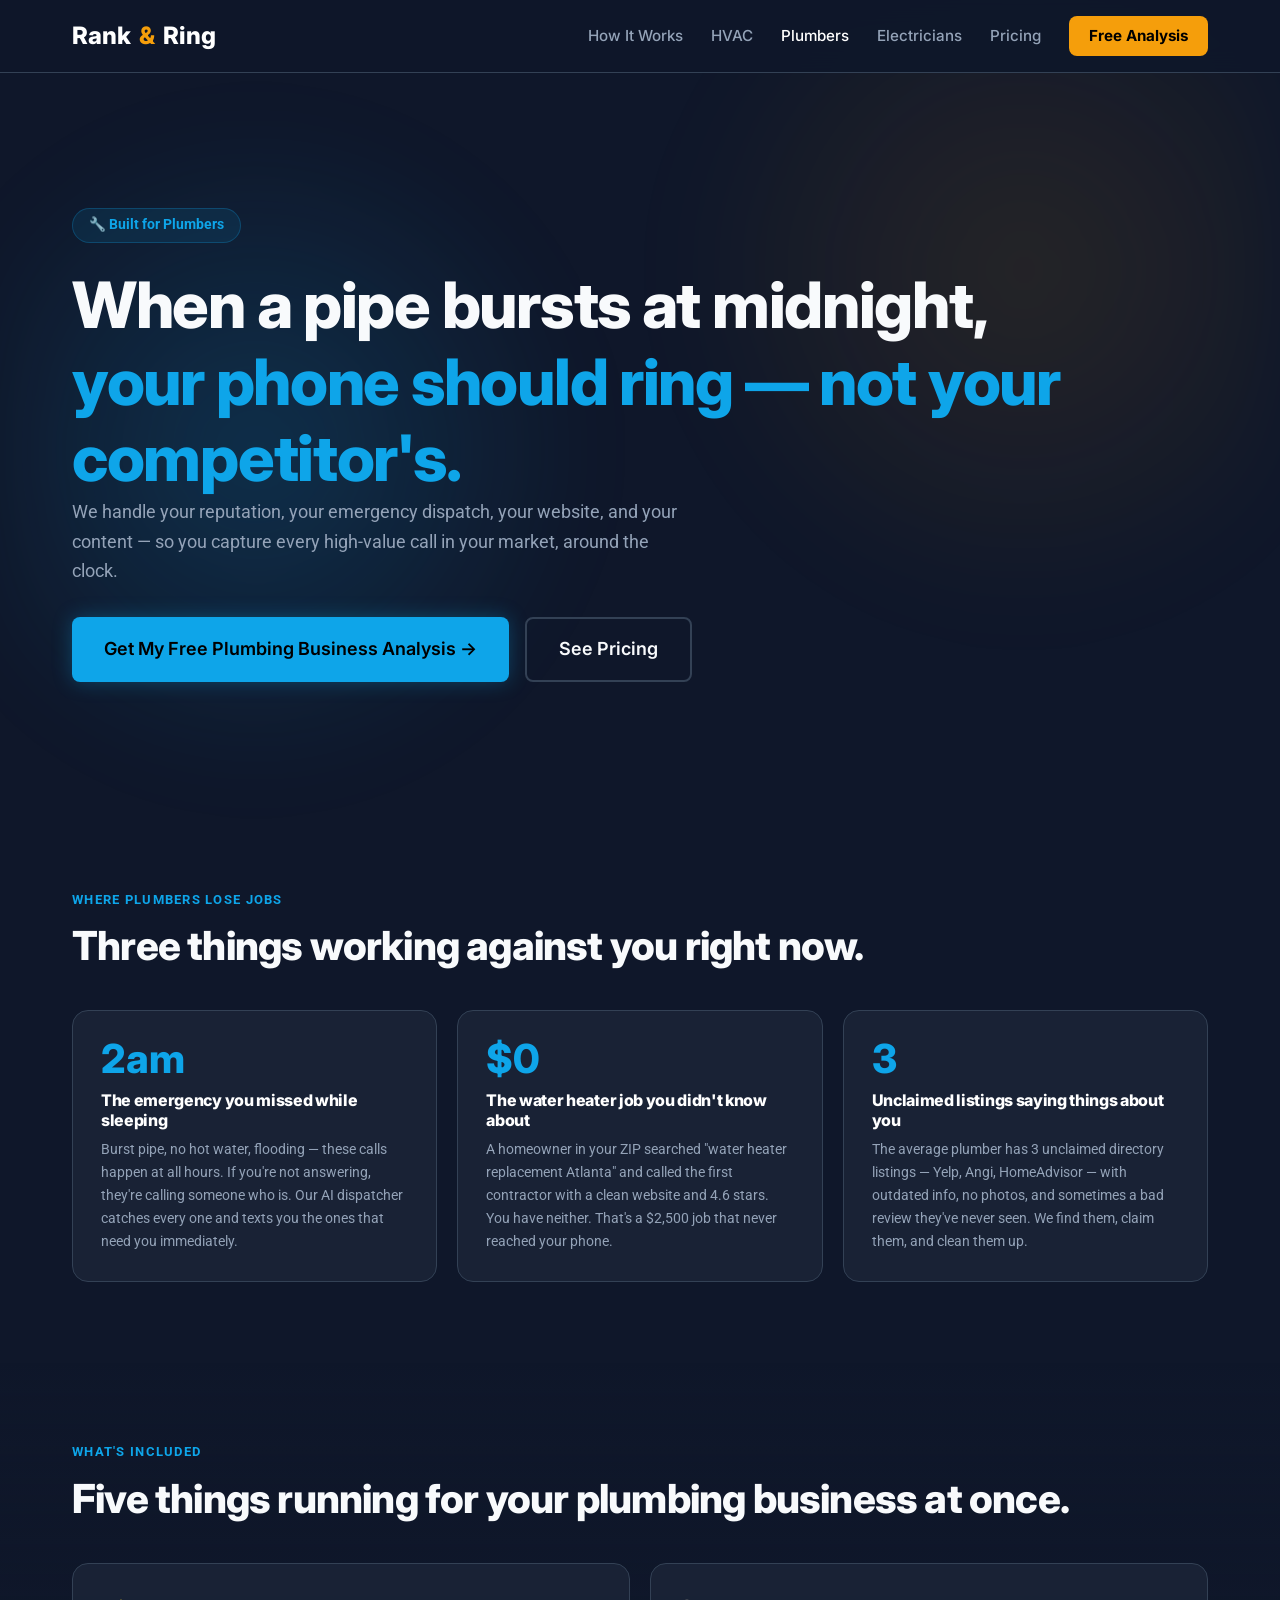
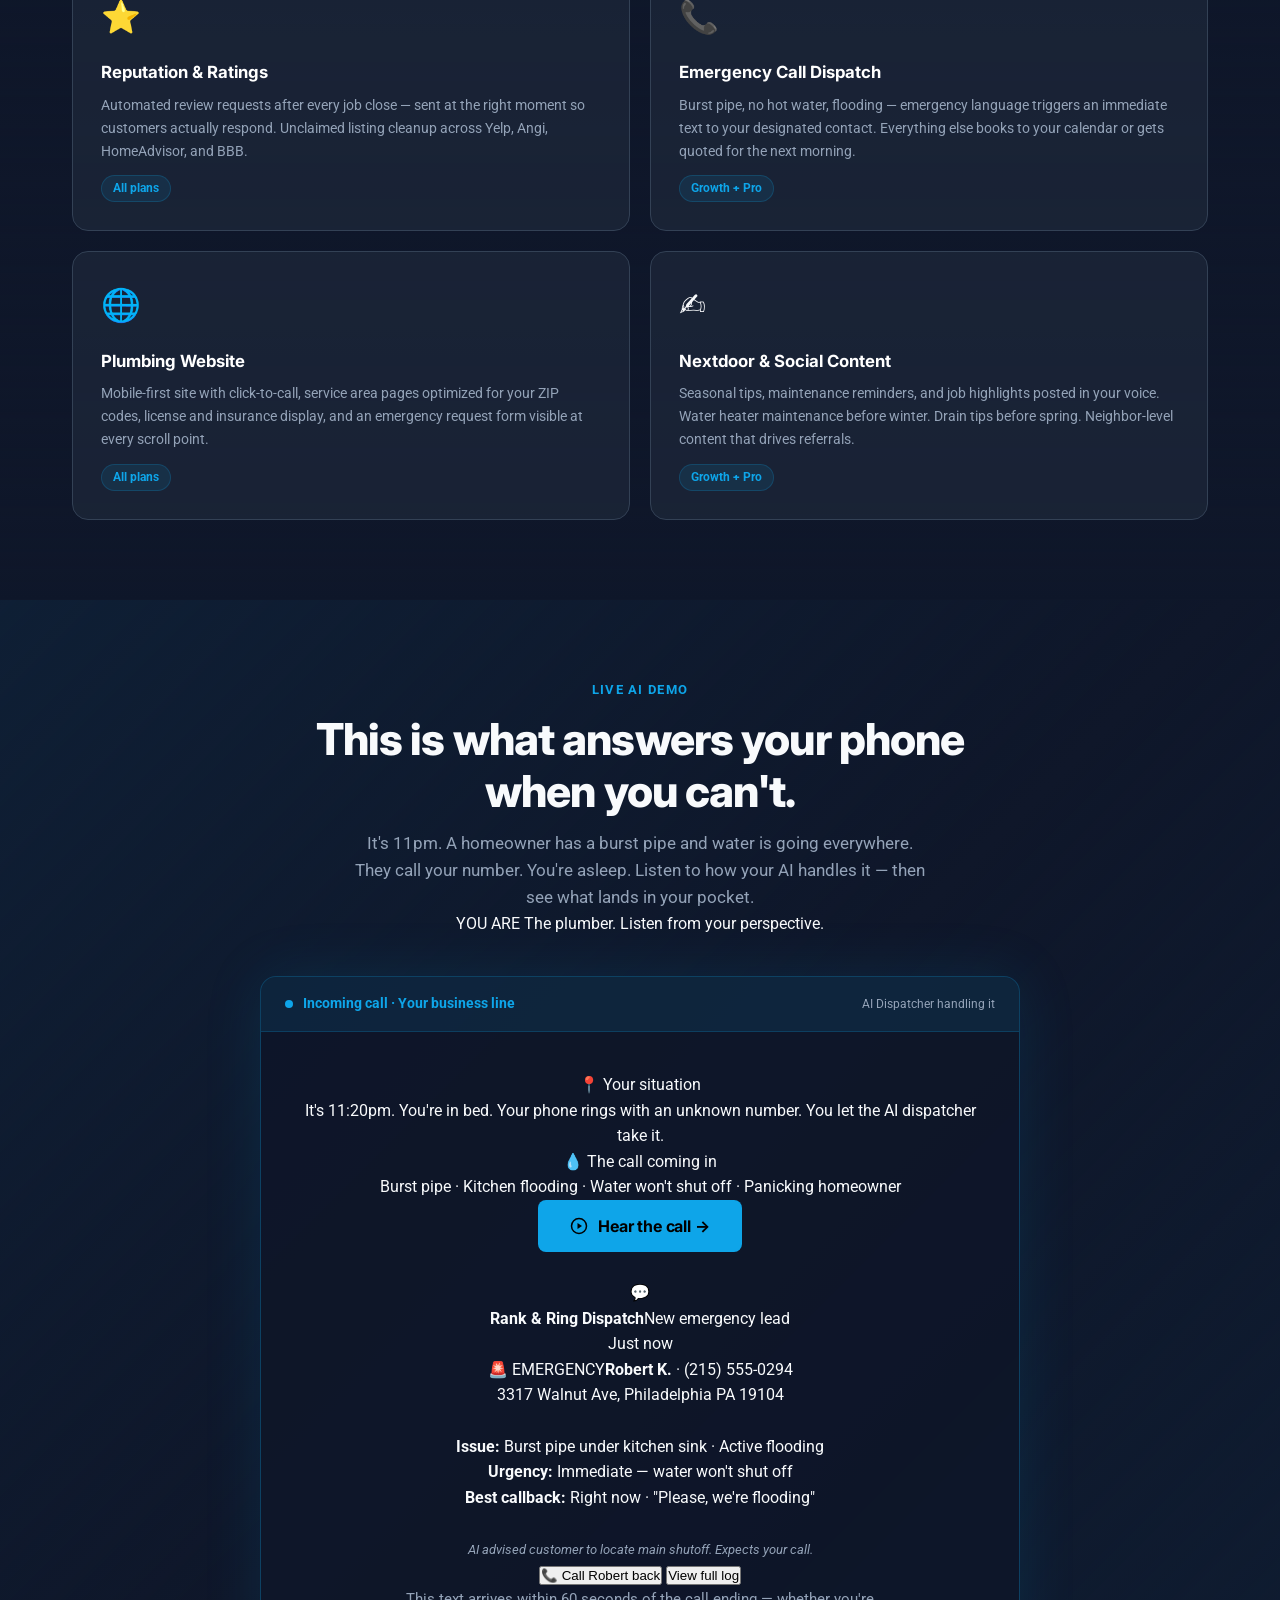
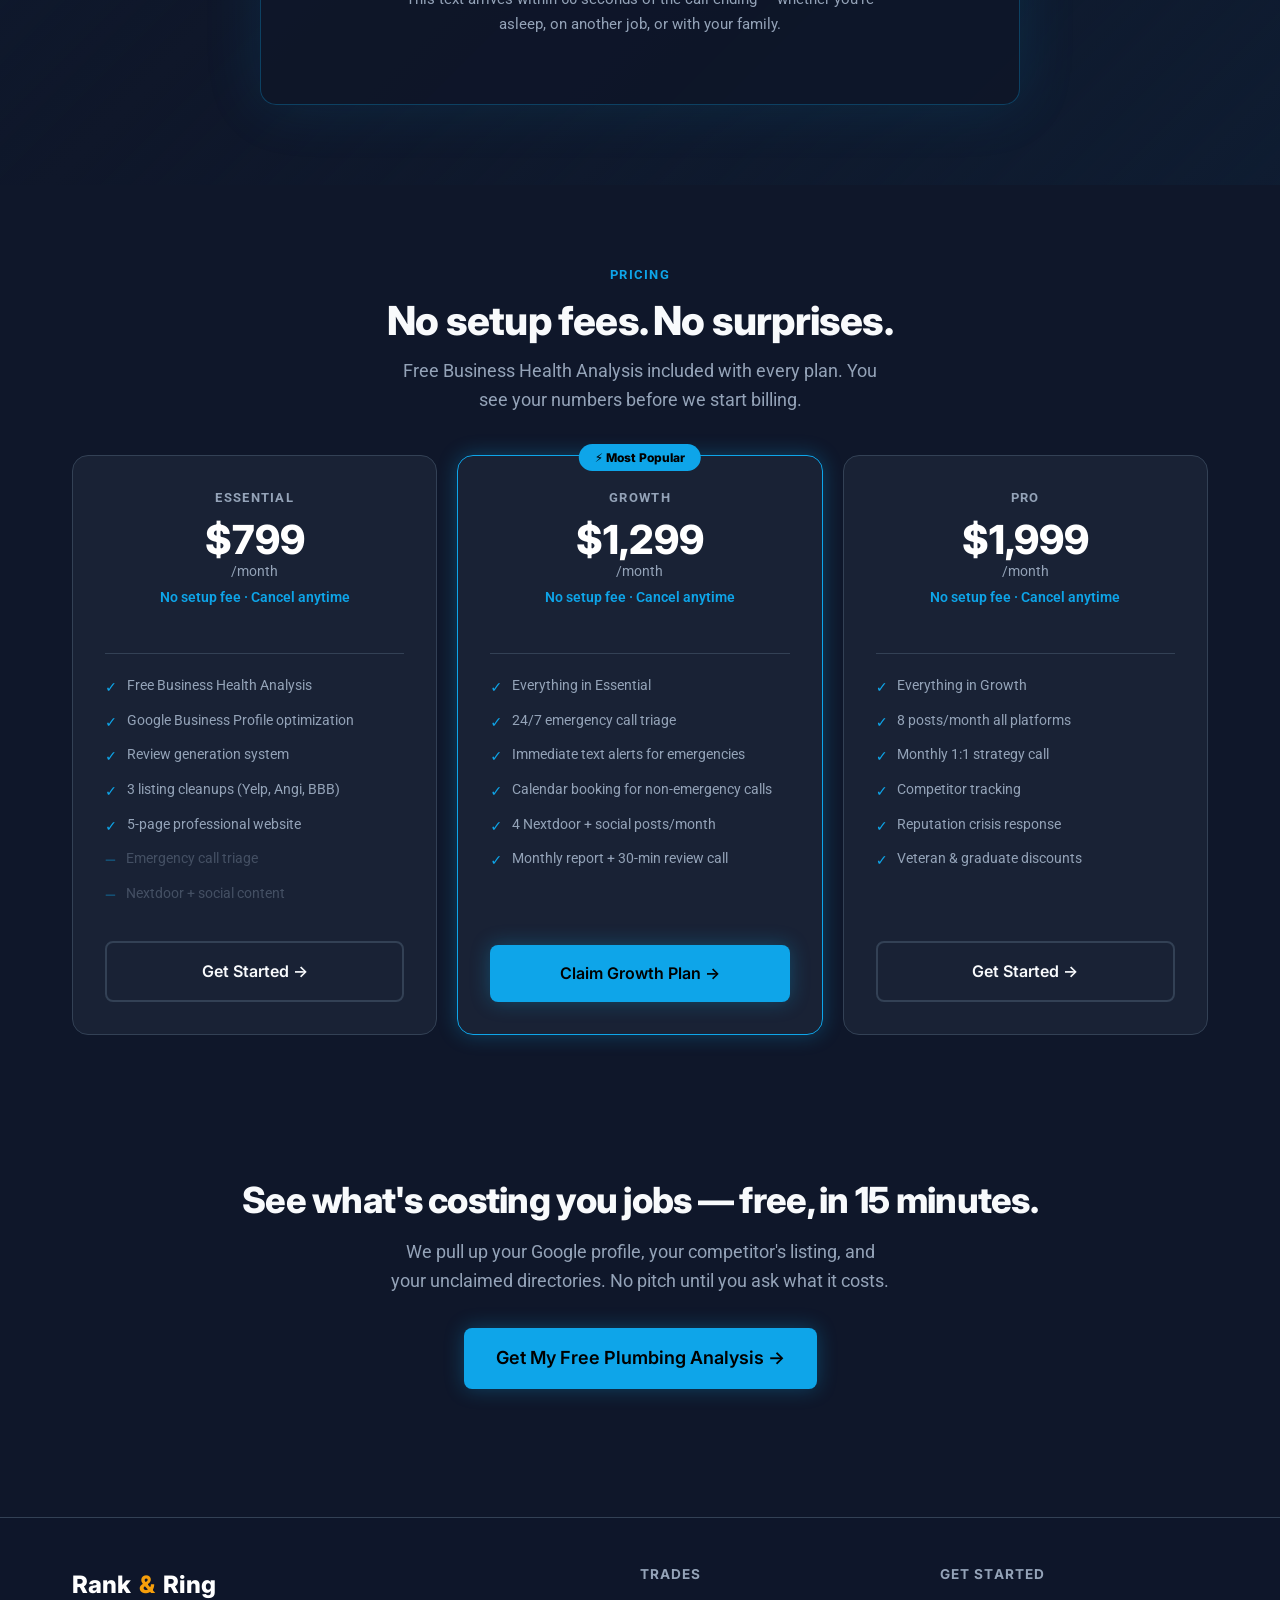
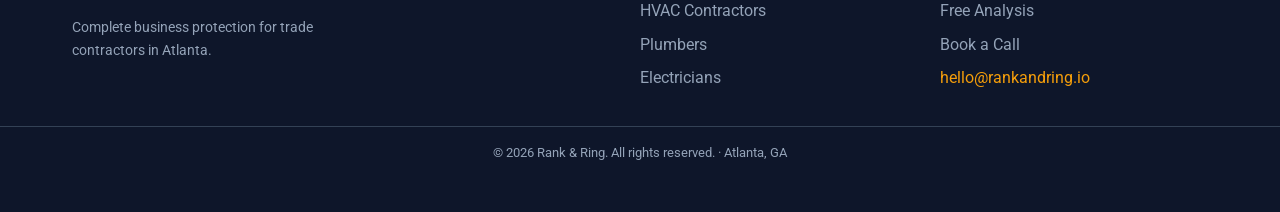
<file: plumbers.html>
<!DOCTYPE html>
<html lang="en">
<head>
  <meta charset="UTF-8"><meta name="viewport" content="width=device-width, initial-scale=1.0">
  <title>Plumbers | Rank & Ring | Atlanta Reputation & Lead System</title>
  <meta name="description" content="Rank & Ring helps Atlanta plumbers get more Google reviews, never miss a burst pipe emergency call, and build a professional online presence that wins trust.">
  <link href="https://fonts.googleapis.com/css2?family=Inter:wght@400;600;800&family=Roboto:wght@400;500;700&display=swap" rel="stylesheet">
  <link rel="stylesheet" href="styles.css">
  <style>
    .navbar{position:fixed;background:rgba(15,23,42,.92);backdrop-filter:blur(12px);border-bottom:1px solid var(--color-border);padding:1rem 0;top:0;left:0;right:0;z-index:100}
    .nav-links{display:flex;gap:1.75rem;align-items:center}
    .nav-links a{color:var(--color-text-muted);text-decoration:none;font-size:.95rem;font-weight:500;font-family:var(--font-heading);transition:var(--transition)}
    .nav-links a:hover{color:white}
    .nav-cta{background:var(--color-accent)!important;color:#000!important;padding:.5rem 1.25rem;border-radius:var(--radius);font-weight:700!important}
    @media(max-width:768px){.nav-links{display:none}}
    .text-plumb{color:var(--color-blue)}
    .hero{min-height:90vh;display:flex;align-items:center;padding-top:80px}
    .hero-eyebrow{display:inline-flex;align-items:center;gap:.5rem;background:rgba(14,165,233,.1);border:1px solid rgba(14,165,233,.25);color:var(--color-blue);border-radius:999px;padding:.35rem 1rem;font-size:.85rem;font-weight:700;margin-bottom:1.5rem}
    .section-tag{font-size:.8rem;font-weight:700;text-transform:uppercase;letter-spacing:.1em;color:var(--color-blue);margin-bottom:.75rem}
    .section-title{font-size:clamp(1.75rem,3.5vw,2.5rem);margin-bottom:.75rem}
    .pain-grid{display:grid;grid-template-columns:repeat(3,1fr);gap:1.25rem;margin-top:2.5rem}
    .pain-card{background:var(--color-card-bg);border:1px solid var(--color-border);border-radius:var(--radius-lg);padding:1.75rem}
    .pain-number{font-size:2.5rem;font-weight:800;color:var(--color-blue);font-family:var(--font-heading);line-height:1;margin-bottom:.75rem}
    .pain-card h3{font-size:1rem;margin-bottom:.5rem;color:white}
    .pain-card p{font-size:.9rem;color:var(--color-text-muted);margin:0}
    .pillars-grid{display:grid;grid-template-columns:repeat(2,1fr);gap:1.25rem;margin-top:2.5rem}
    .pillar-card{background:var(--color-card-bg);border:1px solid var(--color-border);border-radius:var(--radius-lg);padding:1.75rem;transition:var(--transition)}
    .pillar-card:hover{border-color:rgba(14,165,233,.35);transform:translateY(-4px)}
    .pillar-icon{font-size:2rem;margin-bottom:1rem}
    .pillar-name{font-size:1.05rem;font-weight:700;color:white;margin-bottom:.5rem;font-family:var(--font-heading)}
    .pillar-desc{font-size:.9rem;color:var(--color-text-muted);margin:0;line-height:1.6}
    .pillar-badge{display:inline-block;font-size:.75rem;font-weight:700;background:rgba(14,165,233,.1);color:var(--color-blue);border:1px solid rgba(14,165,233,.2);border-radius:999px;padding:.2rem .7rem;margin-top:.75rem}
    .pricing-grid{display:grid;grid-template-columns:repeat(3,1fr);gap:1.25rem;margin-top:2.5rem}
    .demo-section{padding:5rem 0;background:linear-gradient(135deg,rgba(14,165,233,.06),rgba(15,23,42,1),rgba(14,165,233,.04))}
    .demo-phone{background:rgba(15,23,42,.9);border:1px solid rgba(14,165,233,.3);border-radius:var(--radius-lg);max-width:760px;margin:2.5rem auto 0;overflow:hidden;box-shadow:0 0 60px rgba(14,165,233,.12)}
    .demo-phone-bar{background:rgba(14,165,233,.1);border-bottom:1px solid rgba(14,165,233,.2);padding:1rem 1.5rem;display:flex;align-items:center;justify-content:space-between}
    .demo-calling{display:flex;align-items:center;gap:.6rem;font-size:.85rem;font-weight:700;color:var(--color-blue)}
    .demo-calling-dot{width:8px;height:8px;border-radius:50%;background:var(--color-blue);animation:pulse-dot 1.2s infinite}
    @keyframes pulse-dot{0%,100%{opacity:1;transform:scale(1)}50%{opacity:.4;transform:scale(.8)}}
    .demo-body{padding:2.5rem;text-align:center}
    .demo-scenario{background:rgba(0,0,0,.3);border-left:3px solid var(--color-blue);border-radius:0 var(--radius) var(--radius) 0;padding:1rem 1.25rem;text-align:left;margin-bottom:2rem;font-size:.95rem;color:var(--color-text-muted);line-height:1.6;font-style:italic}
    .demo-scenario strong{color:white;font-style:normal}
    .demo-body h3{font-size:1.3rem;color:white;margin-bottom:.5rem}
    .demo-body p{font-size:.95rem;color:var(--color-text-muted);max-width:480px;margin:0 auto 1.75rem}
    .demo-widget-wrap{display:flex;justify-content:center;align-items:center;min-height:80px}
    .demo-result{display:flex;align-items:center;gap:.75rem;background:rgba(74,222,128,.08);border:1px solid rgba(74,222,128,.2);border-radius:var(--radius);padding:1rem 1.25rem;margin-top:1.75rem;font-size:.875rem;color:#4ade80;text-align:left}
    .demo-result-icon{font-size:1.25rem;flex-shrink:0}
    .demo-steps{display:flex;justify-content:center;gap:2rem;margin-top:1.5rem;flex-wrap:wrap}
    .demo-step{text-align:center;font-size:.8rem;color:var(--color-text-muted)}
    .demo-step-num{width:28px;height:28px;border-radius:50%;background:rgba(14,165,233,.15);border:1px solid rgba(14,165,233,.3);color:var(--color-blue);font-weight:800;font-family:var(--font-heading);display:flex;align-items:center;justify-content:center;margin:0 auto .5rem;font-size:.8rem}
    .price-card{background:var(--color-card-bg);border:1px solid var(--color-border);border-radius:var(--radius-lg);padding:2rem;display:flex;flex-direction:column;position:relative}
    .price-card.featured{border-color:var(--color-blue);box-shadow:var(--shadow-glow-blue)}
    .featured-badge{position:absolute;top:-12px;left:50%;transform:translateX(-50%);background:var(--color-blue);color:#000;font-size:.75rem;font-weight:800;padding:.25rem 1rem;border-radius:999px;white-space:nowrap;font-family:var(--font-heading)}
    .price-name{font-size:.8rem;font-weight:700;text-transform:uppercase;letter-spacing:.1em;color:var(--color-text-muted);margin-bottom:.75rem}
    .price-amount{font-size:2.5rem;font-weight:800;font-family:var(--font-heading);color:white;line-height:1}
    .price-period{font-size:.9rem;color:var(--color-text-muted);margin-bottom:.25rem}
    .price-note{font-size:.85rem;color:var(--color-blue);font-weight:600;margin-bottom:1.5rem}
    .price-divider{border:none;border-top:1px solid var(--color-border);margin:1.25rem 0}
    .price-feature{display:flex;align-items:flex-start;gap:.6rem;font-size:.9rem;color:var(--color-text-muted);margin-bottom:.6rem}
    .price-feature .chk{color:var(--color-blue);flex-shrink:0;margin-top:2px;font-weight:700}
    .price-feature.off{opacity:.35}
    .price-cta{margin-top:auto;padding-top:1.5rem}
    .btn-plumb{background:var(--color-blue);color:#000;box-shadow:var(--shadow-glow-blue)}
    .btn-plumb:hover{background:#0284c7}
    @media(max-width:768px){.pain-grid,.pillars-grid,.pricing-grid{grid-template-columns:1fr}}
    footer{border-top:1px solid var(--color-border);padding:3rem 0;margin-top:4rem;background:rgba(15,23,42,.5)}
    .footer-bottom{text-align:center;font-size:.8rem;color:var(--color-text-muted);margin-top:2rem;padding-top:1rem;border-top:1px solid var(--color-border)}
  
    /* Demo button */
    .demo-btn-wrap{text-align:center;margin-bottom:1.75rem}
    .demo-start-btn{display:inline-flex;align-items:center;gap:.6rem;padding:1rem 2rem;border:none;border-radius:var(--radius);font-size:1rem;font-weight:700;cursor:pointer;font-family:var(--font-heading);transition:var(--transition);letter-spacing:-.01em}
    .demo-start-btn:hover{transform:translateY(-2px);opacity:.92}
    .demo-start-btn svg{transition:transform .2s}
    .demo-start-btn:hover svg{transform:translateX(3px)}
    .demo-widget-wrap{display:none;justify-content:center;align-items:center;min-height:80px;margin-bottom:1.75rem}
    .demo-widget-wrap.active{display:flex}
  </style>
</head>
<body>
<div class="bg-pattern" style="background:radial-gradient(circle at 20% 50%,rgba(14,165,233,.18),transparent 30%),radial-gradient(circle at 80% 30%,rgba(245,158,11,.1),transparent 30%)"></div>
<nav class="navbar">
  <div class="container nav-container">
    <a href="index.html" class="logo">Rank<span>&</span>Ring</a>
    <div class="nav-links">
      <a href="how-it-works.html">How It Works</a><a href="hvac.html">HVAC</a><a href="plumbers.html" style="color:white">Plumbers</a><a href="electricians.html">Electricians</a><a href="index.html#pricing">Pricing</a><a href="analysis.html" class="nav-cta">Free Analysis</a>
    </div>
  </div>
</nav>

<section class="hero">
  <div class="container">
    <div class="hero-eyebrow">🔧 Built for Plumbers</div>
    <h1>When a pipe bursts at midnight,<br><span class="text-plumb">your phone should ring — not your competitor's.</span></h1>
    <p style="font-size:1.15rem;color:var(--color-text-muted);max-width:620px;margin-bottom:2rem">We handle your reputation, your emergency dispatch, your website, and your content — so you capture every high-value call in your market, around the clock.</p>
    <div style="display:flex;gap:1rem;flex-wrap:wrap">
      <a href="analysis.html" class="btn btn-plumb">Get My Free Plumbing Business Analysis →</a>
      <a href="index.html#pricing" class="btn btn-secondary">See Pricing</a>
    </div>
  </div>
</section>

<section style="padding:5rem 0">
  <div class="container">
    <div class="section-tag">Where Plumbers Lose Jobs</div>
    <h2 class="section-title">Three things working against you right now.</h2>
    <div class="pain-grid">
      <div class="pain-card"><div class="pain-number">2am</div><h3>The emergency you missed while sleeping</h3><p>Burst pipe, no hot water, flooding — these calls happen at all hours. If you're not answering, they're calling someone who is. Our AI dispatcher catches every one and texts you the ones that need you immediately.</p></div>
      <div class="pain-card"><div class="pain-number">$0</div><h3>The water heater job you didn't know about</h3><p>A homeowner in your ZIP searched "water heater replacement Atlanta" and called the first contractor with a clean website and 4.6 stars. You have neither. That's a $2,500 job that never reached your phone.</p></div>
      <div class="pain-card"><div class="pain-number">3</div><h3>Unclaimed listings saying things about you</h3><p>The average plumber has 3 unclaimed directory listings — Yelp, Angi, HomeAdvisor — with outdated info, no photos, and sometimes a bad review they've never seen. We find them, claim them, and clean them up.</p></div>
    </div>
  </div>
</section>

<section style="padding:5rem 0;background:linear-gradient(to bottom,transparent,rgba(15,23,42,.6),transparent)">
  <div class="container">
    <div class="section-tag">What's Included</div>
    <h2 class="section-title">Five things running for your plumbing business at once.</h2>
    <div class="pillars-grid">
      <div class="pillar-card"><div class="pillar-icon">⭐</div><div class="pillar-name">Reputation & Ratings</div><p class="pillar-desc">Automated review requests after every job close — sent at the right moment so customers actually respond. Unclaimed listing cleanup across Yelp, Angi, HomeAdvisor, and BBB.</p><div class="pillar-badge">All plans</div></div>
      <div class="pillar-card"><div class="pillar-icon">📞</div><div class="pillar-name">Emergency Call Dispatch</div><p class="pillar-desc">Burst pipe, no hot water, flooding — emergency language triggers an immediate text to your designated contact. Everything else books to your calendar or gets quoted for the next morning.</p><div class="pillar-badge">Growth + Pro</div></div>
      <div class="pillar-card"><div class="pillar-icon">🌐</div><div class="pillar-name">Plumbing Website</div><p class="pillar-desc">Mobile-first site with click-to-call, service area pages optimized for your ZIP codes, license and insurance display, and an emergency request form visible at every scroll point.</p><div class="pillar-badge">All plans</div></div>
      <div class="pillar-card"><div class="pillar-icon">✍️</div><div class="pillar-name">Nextdoor & Social Content</div><p class="pillar-desc">Seasonal tips, maintenance reminders, and job highlights posted in your voice. Water heater maintenance before winter. Drain tips before spring. Neighbor-level content that drives referrals.</p><div class="pillar-badge">Growth + Pro</div></div>
    </div>
  </div>
</section>

<section class="demo-section">
  <div class="container text-center">
    <div class="section-tag">Live AI Demo</div>
    <h2 class="section-title" style="font-size:clamp(1.9rem,4vw,2.75rem)">This is what answers your phone<br>when you can't.</h2>
    <p style="color:var(--color-text-muted);max-width:580px;margin:0 auto;font-size:1.05rem">It's 11pm. A homeowner has a burst pipe and water is going everywhere. They call your number. You're asleep. Listen to how your AI handles it — then see what lands in your pocket.</p>
    <div class="demo-outer">
      <div class="demo-pov-badge"><span>YOU ARE</span> The plumber. Listen from your perspective.</div>
      <div class="demo-phone">
        <div class="demo-phone-bar">
          <div class="demo-calling"><div class="demo-calling-dot"></div>Incoming call · Your business line</div>
          <div style="font-size:.78rem;color:var(--color-text-muted)">AI Dispatcher handling it</div>
        </div>
        <div class="demo-body">
          <div class="demo-context">
            <div class="demo-ctx-card">
              <div class="demo-ctx-label">📍 Your situation</div>
              <div class="demo-ctx-val">It's 11:20pm. You're in bed. Your phone rings with an unknown number. You let the AI dispatcher take it.</div>
            </div>
            <div class="demo-ctx-card">
              <div class="demo-ctx-label">💧 The call coming in</div>
              <div class="demo-ctx-val urgent">Burst pipe · Kitchen flooding · Water won't shut off · Panicking homeowner</div>
            </div>
          </div>
          
          <div class="demo-btn-wrap" id="plumb-btn-wrap">
            <button class="demo-start-btn" style="background:#0ea5e9;color:#000" onclick="startDemo_plumb()">
              <svg width="18" height="18" fill="none" viewBox="0 0 24 24"><circle cx="12" cy="12" r="10" stroke="currentColor" stroke-width="2"/><path d="M10 8l6 4-6 4V8z" fill="currentColor"/></svg>
              Hear the call →
            </button>
          </div>
          <div class="demo-widget-wrap" id="plumb-wrap">
            <elevenlabs-convai agent-id="agent_6601krryfm1cezmt13p825r97870" dynamic-variables='{"trade": "plumbing", "market": "Atlanta metro", "emergency_callback": "20", "services": "Emergency: burst or leaking pipes anywhere, active flooding, sewage backup inside the home, overflowing toilet that will not stop, no water to entire home, slab leak, gas line leak. Water heaters: repair for no hot water, not enough hot water, pilot will not light, strange noise, or leaking. Water heater replacement tank and tankless. Tankless installation and service. Sediment flushing and anode rod replacement. Pipes: repair and replacement for copper PVC PEX and galvanized. Whole home repiping. Water pressure problems. Outdoor spigot and hose bib repair. Drains and sewer: drain cleaning, hydro-jetting, sewer camera inspection, sewer line repair and replacement, root intrusion. Fixtures: toilet repair and replacement, faucet repair and replacement, garbage disposal, dishwasher hookup, shower valve, bathtub and shower installation. Water quality: filtration systems, water softeners, reverse osmosis. Gas line repair and installation. Sump pump installation and repair.", "seasonal": "December through February is frozen pipe and burst pipe season - ask if outdoor spigots and pipes in unheated spaces are wrapped. Spring is post-winter pipe inspection season. Summer brings higher water usage and irrigation line issues. Fall is pre-winter pipe prep and water heater checks before cold weather.", "pricing": "Service call and diagnostic $89 to $149. Drain cleaning $150 to $300. Hydro-jetting $300 to $600. Toilet repair $150 to $300. Toilet replacement $300 to $600. Faucet replacement $150 to $350. Water heater replacement 40-gallon tank $900 to $1,800. Tankless water heater $2,500 to $4,500. Garbage disposal $200 to $400. Sewer camera inspection $200 to $400. Whole home repiping $4,000 to $15,000 and up. Slab leak repair $500 to $4,000 and up.", "emergency_triggers": "Active water leak or flooding anywhere in the home. Burst pipe. Sewage backup inside the home. No water to entire home. Water running and cannot be shut off. Water heater leaking actively. Gas smell - rotten egg or sulfur odor. Slab leak with active water damage.", "safety_instruction": "Active leak: locate main water shutoff near the water meter or where main line enters home and turn clockwise to stop flow. Do not run any water until tech arrives. Sewage backup: do not use any drains or toilets, keep children and pets away. Gas smell: leave home immediately, do not flip any switches, call 911 from outside then call us. No hot water only: check circuit breaker or pilot light.", "non_emergency": "Slow or clogged drains. Running toilet. Dripping faucet. Water heater estimate. Low water pressure. Routine inspection. Garbage disposal replacement. Outdoor spigot repair. Water filtration or softener installation. Sump pump installation.", "intake": "1. Full name. 2. Service address and ZIP. 3. Best callback number. 4. Nature of problem - let them describe fully. 5. Whether water is actively flowing or has been shut off. 6. Age of home - pre-1970 may have galvanized pipes. 7. For active flooding: is water damage occurring to floors walls or belongings right now?", "tone": "Direct and efficient for emergencies - callers with active flooding are scared and need to feel someone competent is handling this immediately. For non-emergency calls be warm and helpful. Nothing shocks you. If someone says water is pouring out you respond calmly with the shutoff instruction before asking for their name.", "emergency_closing": "Shut off that main water valve right now if you have not already. Do not run any water in the home. The tech calls you within 20 minutes."}'></elevenlabs-convai>
          </div>
          <div class="sms-alert" id="plumb-sms">
            <div class="sms-top">
              <div class="sms-app-icon">💬</div>
              <div class="sms-from"><strong>Rank &amp; Ring Dispatch</strong>New emergency lead</div>
              <div class="sms-time">Just now</div>
            </div>
            <div class="sms-bubble">
              <span class="sms-tag">🚨 EMERGENCY</span><strong>Robert K.</strong> · (215) 555-0294<br>
              3317 Walnut Ave, Philadelphia PA 19104<br><br>
              <strong>Issue:</strong> Burst pipe under kitchen sink · Active flooding<br>
              <strong>Urgency:</strong> Immediate — water won't shut off<br>
              <strong>Best callback:</strong> Right now · "Please, we're flooding"<br><br>
              <em style="color:var(--color-text-muted);font-size:.8rem">AI advised customer to locate main shutoff. Expects your call.</em>
            </div>
            <div class="sms-cta-row">
              <button class="sms-btn call">📞 Call Robert back</button>
              <button class="sms-btn dismiss">View full log</button>
            </div>
          </div>
          <p class="demo-trigger-hint">This text arrives within 60 seconds of the call ending — whether you're asleep, on another job, or with your family.</p>
        </div>
      </div>
    </div>
  </div>
</section>
<script src="https://elevenlabs.io/convai-widget/index.js" async type="text/javascript"></script>
<script>
  function startDemo_plumb() {
    // Hide button
    var btn = document.getElementById('plumb-btn-wrap');
    if (btn) btn.style.display = 'none';

    // Show widget
    var wrap = document.getElementById('plumb-wrap');
    if (wrap) wrap.classList.add('active');

    // Smooth scroll to widget
    setTimeout(function() {
      if (wrap) wrap.scrollIntoView({ behavior: 'smooth', block: 'center' });
    }, 200);

    // Animate SMS card after 8 seconds
    setTimeout(function() {
      var sms = document.getElementById('plumb-sms');
      if (sms) sms.classList.add('visible');
    }, 8000);
  }
</script>

<section class="pricing-section" style="padding:5rem 0" id="pricing">
  <div class="container text-center">
    <div class="section-tag">Pricing</div>
    <h2 class="section-title">No setup fees. No surprises.</h2>
    <p style="color:var(--color-text-muted);max-width:480px;margin:0 auto">Free Business Health Analysis included with every plan. You see your numbers before we start billing.</p>
    <div class="pricing-grid">
      <div class="price-card">
        <div class="price-name">Essential</div><div class="price-amount">$799</div><div class="price-period">/month</div><div class="price-note">No setup fee · Cancel anytime</div>
        <hr class="price-divider">
        <div class="price-feature"><span class="chk">✓</span>Free Business Health Analysis</div>
        <div class="price-feature"><span class="chk">✓</span>Google Business Profile optimization</div>
        <div class="price-feature"><span class="chk">✓</span>Review generation system</div>
        <div class="price-feature"><span class="chk">✓</span>3 listing cleanups (Yelp, Angi, BBB)</div>
        <div class="price-feature"><span class="chk">✓</span>5-page professional website</div>
        <div class="price-feature off"><span class="chk">—</span>Emergency call triage</div>
        <div class="price-feature off"><span class="chk">—</span>Nextdoor + social content</div>
        <div class="price-cta"><a href="analysis.html" class="btn btn-secondary" style="width:100%;font-size:1rem">Get Started →</a></div>
      </div>
      <div class="price-card featured">
        <div class="featured-badge">⚡ Most Popular</div>
        <div class="price-name">Growth</div><div class="price-amount">$1,299</div><div class="price-period">/month</div><div class="price-note">No setup fee · Cancel anytime</div>
        <hr class="price-divider">
        <div class="price-feature"><span class="chk">✓</span>Everything in Essential</div>
        <div class="price-feature"><span class="chk">✓</span>24/7 emergency call triage</div>
        <div class="price-feature"><span class="chk">✓</span>Immediate text alerts for emergencies</div>
        <div class="price-feature"><span class="chk">✓</span>Calendar booking for non-emergency calls</div>
        <div class="price-feature"><span class="chk">✓</span>4 Nextdoor + social posts/month</div>
        <div class="price-feature"><span class="chk">✓</span>Monthly report + 30-min review call</div>
        <div class="price-cta"><a href="analysis.html" class="btn btn-plumb" style="width:100%;font-size:1rem">Claim Growth Plan →</a></div>
      </div>
      <div class="price-card">
        <div class="price-name">Pro</div><div class="price-amount">$1,999</div><div class="price-period">/month</div><div class="price-note">No setup fee · Cancel anytime</div>
        <hr class="price-divider">
        <div class="price-feature"><span class="chk">✓</span>Everything in Growth</div>
        <div class="price-feature"><span class="chk">✓</span>8 posts/month all platforms</div>
        <div class="price-feature"><span class="chk">✓</span>Monthly 1:1 strategy call</div>
        <div class="price-feature"><span class="chk">✓</span>Competitor tracking</div>
        <div class="price-feature"><span class="chk">✓</span>Reputation crisis response</div>
        <div class="price-feature"><span class="chk">✓</span>Veteran &amp; graduate discounts</div>
        <div class="price-cta"><a href="analysis.html" class="btn btn-secondary" style="width:100%;font-size:1rem">Get Started →</a></div>
      </div>
    </div>
  </div>
</section>

<section style="padding:4rem 0">
  <div class="container text-center">
    <h2 style="font-size:clamp(1.75rem,3vw,2.25rem);margin-bottom:1rem">See what's costing you jobs — free, in 15 minutes.</h2>
    <p style="color:var(--color-text-muted);max-width:500px;margin:0 auto 2rem">We pull up your Google profile, your competitor's listing, and your unclaimed directories. No pitch until you ask what it costs.</p>
    <a href="analysis.html" class="btn btn-plumb">Get My Free Plumbing Analysis →</a>
  </div>
</section>

<footer>
  <div class="container" style="display:grid;grid-template-columns:2fr 1fr 1fr;gap:2rem">
    <div><a href="index.html" class="logo">Rank<span>&</span>Ring</a><p style="font-size:.9rem;color:var(--color-text-muted);margin-top:.75rem;max-width:260px">Complete business protection for trade contractors in Atlanta.</p></div>
    <div><h4 style="font-size:.85rem;font-weight:700;text-transform:uppercase;letter-spacing:.08em;color:var(--color-text-muted);margin-bottom:1rem">Trades</h4><a href="hvac.html" style="display:block;color:var(--color-text-muted);text-decoration:none;margin-bottom:.5rem">HVAC Contractors</a><a href="plumbers.html" style="display:block;color:var(--color-text-muted);text-decoration:none;margin-bottom:.5rem">Plumbers</a><a href="electricians.html" style="display:block;color:var(--color-text-muted);text-decoration:none">Electricians</a></div>
    <div><h4 style="font-size:.85rem;font-weight:700;text-transform:uppercase;letter-spacing:.08em;color:var(--color-text-muted);margin-bottom:1rem">Get Started</h4><a href="analysis.html" style="display:block;color:var(--color-text-muted);text-decoration:none;margin-bottom:.5rem">Free Analysis</a><a href="book.html" style="display:block;color:var(--color-text-muted);text-decoration:none;margin-bottom:.5rem">Book a Call</a><a href="mailto:hello@rankandring.io" style="display:block;color:var(--color-accent);text-decoration:none">hello@rankandring.io</a></div>
  </div>
  <div class="footer-bottom">© 2026 Rank & Ring. All rights reserved. · Atlanta, GA</div>
</footer>
</body>
</html>
</file>
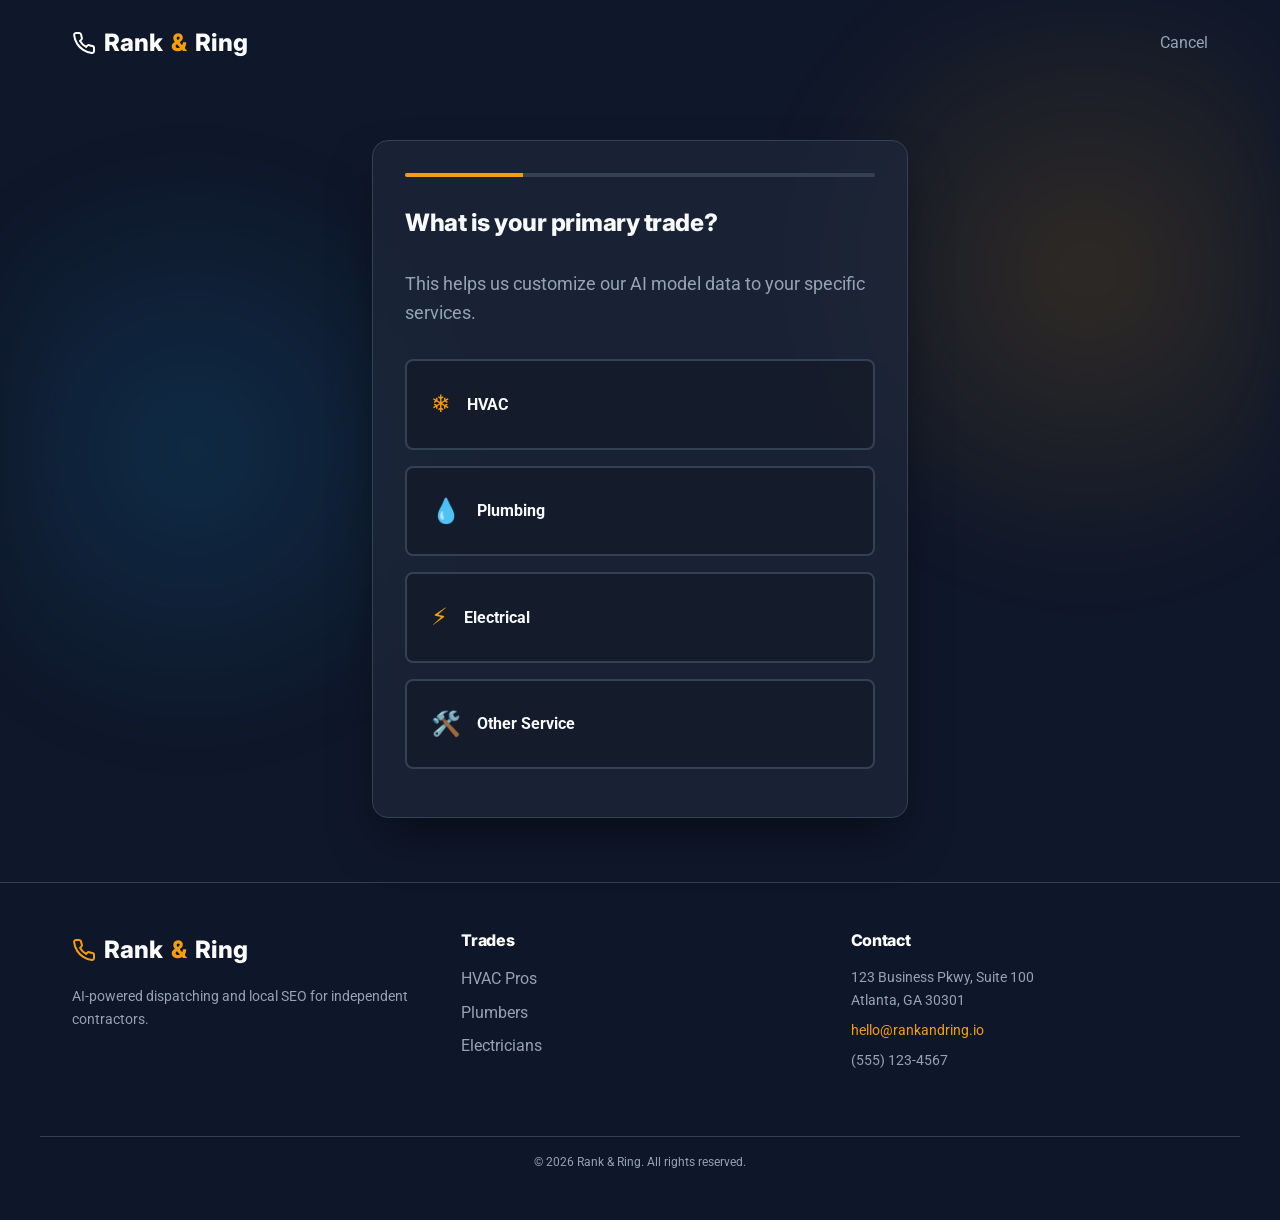
<file: quiz.html>
<!DOCTYPE html>
<html lang="en">

<head>
    <meta charset="UTF-8">
    <meta name="viewport" content="width=device-width, initial-scale=1.0">
    <title>Find the Leak in Your Pipeline | Rank & Ring</title>
    <meta name="description"
        content="Calculate exactly how much revenue your contracting business is losing to missed calls. Take the Rank & Ring 60-second diagnostic quiz.">

    <link rel="preconnect" href="https://fonts.googleapis.com">
    <link rel="preconnect" href="https://fonts.gstatic.com" crossorigin>
    <link
        href="https://fonts.googleapis.com/css2?family=Inter:wght@400;600;800&family=Roboto:wght@400;500;700&display=swap"
        rel="stylesheet">

    <link rel="stylesheet" href="styles.css">
    <style>
        .quiz-container {
            max-width: 600px;
            margin: 40px auto;
            /* Replaced margin-top: 120px with centered auto margin */
            padding-top: 100px;
        }

        .step {
            display: none;
            animation: fadeIn 0.4s ease-out;
        }

        .step.active {
            display: block;
        }

        .progress-bar {
            height: 4px;
            background: var(--color-border);
            border-radius: 4px;
            margin-bottom: var(--spacing-lg);
            overflow: hidden;
        }

        .progress-fill {
            height: 100%;
            background: var(--color-accent);
            width: 25%;
            transition: width 0.3s ease;
        }

        .option-card {
            background: rgba(0, 0, 0, 0.2);
            border: 2px solid var(--color-border);
            border-radius: var(--radius);
            padding: 1.5rem;
            margin-bottom: 1rem;
            cursor: pointer;
            transition: var(--transition);
            display: flex;
            align-items: center;
            gap: 1rem;
        }

        .option-card:hover {
            border-color: var(--color-accent);
            background: rgba(245, 158, 11, 0.05);
            transform: translateX(5px);
        }

        .option-icon {
            font-size: 1.5rem;
            color: var(--color-accent);
        }

        @keyframes fadeIn {
            from {
                opacity: 0;
                transform: translateY(10px);
            }

            to {
                opacity: 1;
                transform: translateY(0);
            }
        }
    </style>
</head>

<body>
    <div class="bg-pattern"></div>

    <nav class="navbar">
        <div class="container nav-container">
            <a href="index.html" class="logo">
                <svg width="24" height="24" viewBox="0 0 24 24" fill="none" stroke="currentColor" stroke-width="2">
                    <path
                        d="M22 16.92v3a2 2 0 0 1-2.18 2 19.79 19.79 0 0 1-8.63-3.07 19.5 19.5 0 0 1-6-6 19.79 19.79 0 0 1-3.07-8.67A2 2 0 0 1 4.11 2h3a2 2 0 0 1 2 1.72 12.84 12.84 0 0 0 .7 2.81 2 2 0 0 1-.45 2.11L8.09 9.91a16 16 0 0 0 6 6l1.27-1.27a2 2 0 0 1 2.11-.45 12.84 12.84 0 0 0 2.81.7A2 2 0 0 1 22 16.92z">
                    </path>
                </svg>
                Rank<span>&</span>Ring
            </a>
            <a href="index.html" style="color: var(--color-text-muted); text-decoration: none;">Cancel</a>
        </div>
    </nav>

    <div class="container quiz-container">

        <div class="glass-card">
            <div class="progress-bar">
                <div class="progress-fill" id="progress"></div>
            </div>

            <form id="quizForm">
                <!-- Step 1: Core Trade -->
                <div class="step active" id="step1">
                    <h2 style="font-size: 1.5rem;">What is your primary trade?</h2>
                    <p>This helps us customize our AI model data to your specific services.</p>

                    <div class="option-card" data-val="hv">
                        <div class="option-icon">❄️</div>
                        <div style="flex: 1;"><strong>HVAC</strong></div>
                    </div>
                    <div class="option-card" data-val="pl">
                        <div class="option-icon">💧</div>
                        <div style="flex: 1;"><strong>Plumbing</strong></div>
                    </div>
                    <div class="option-card" data-val="el">
                        <div class="option-icon">⚡</div>
                        <div style="flex: 1;"><strong>Electrical</strong></div>
                    </div>
                    <div class="option-card" data-val="ot">
                        <div class="option-icon">🛠️</div>
                        <div style="flex: 1;"><strong>Other Service</strong></div>
                    </div>
                </div>

                <!-- Step 2: Capacity Problem -->
                <div class="step" id="step2">
                    <h2 style="font-size: 1.5rem;">What's holding your business back right now?</h2>

                    <div class="option-card" data-val="time">
                        <div class="option-icon">⏱️</div>
                        <div style="flex: 1;"><strong>"I'm too busy on jobs to answer the phone."</strong><br><span
                                style="font-size: 0.875rem; color: var(--color-text-muted);">I need a system to catch
                                missing calls.</span></div>
                    </div>
                    <div class="option-card" data-val="leads">
                        <div class="option-icon">📉</div>
                        <div style="flex: 1;"><strong>"Competitors are outranking me on Google."</strong><br><span
                                style="font-size: 0.875rem; color: var(--color-text-muted);">I need my phone to ring
                                more often.</span></div>
                    </div>
                    <div class="option-card" data-val="org">
                        <div class="option-icon">🗂️</div>
                        <div style="flex: 1;"><strong>"My scheduling is a mess."</strong><br><span
                                style="font-size: 0.875rem; color: var(--color-text-muted);">Too much back-and-forth
                                text/calls with customers.</span></div>
                    </div>
                </div>

                <!-- Step 3: Truck Size -->
                <div class="step" id="step3">
                    <h2 style="font-size: 1.5rem;">How many trucks are you currently running?</h2>

                    <div class="option-card" data-val="1">
                        <div class="option-icon">🚐</div>
                        <div style="flex: 1;"><strong>Just me (1 truck)</strong></div>
                    </div>
                    <div class="option-card" data-val="2-5">
                        <div class="option-icon">🚐🚐</div>
                        <div style="flex: 1;"><strong>Small Team (2-5 trucks)</strong></div>
                    </div>
                    <div class="option-card" data-val="5+">
                        <div class="option-icon">🏢</div>
                        <div style="flex: 1;"><strong>Established (5+ trucks)</strong></div>
                    </div>
                </div>

                <!-- Step 4: Final Form -->
                <div class="step" id="step4">
                    <div style="text-align: center; margin-bottom: 2rem;">
                        <span class="badge" style="margin-bottom: 1rem; display: inline-block;">Analysis Complete</span>
                        <h2 style="font-size: 1.5rem; color: var(--color-accent);">We've found the leak.</h2>
                        <p id="dynamicResultText">Based on your answers, an AI Receptionist could capture a significant
                            amount of your missed revenue. Let's do the exact math for your zip code.</p>
                    </div>

                    <div style="display: flex; flex-direction: column; gap: 1rem;">
                        <input type="text" id="name" placeholder="Your Name" required>
                        <input type="email" id="email" placeholder="Email Address" required>
                        <input type="text" id="phone" placeholder="Phone Number" required>

                        <button type="button" id="submitBtn" class="btn btn-primary"
                            style="margin-top: 1rem; width: 100%;">Get My Custom Blueprint</button>
                    </div>
                </div>
            </form>
        </div>
    </div>

    <!-- Global Footer -->
    <footer
        style="border-top: 1px solid var(--color-border); padding: 3rem 0; margin-top: 4rem; background: rgba(15, 23, 42, 0.5);">
        <div class="container"
            style="display: grid; grid-template-columns: repeat(auto-fit, minmax(200px, 1fr)); gap: 2rem;">
            <div>
                <a href="index.html" class="logo" style="margin-bottom: 1rem;">
                    <svg width="24" height="24" viewBox="0 0 24 24" fill="none" stroke="currentColor" stroke-width="2"
                        style="color: var(--color-accent);">
                        <path
                            d="M22 16.92v3a2 2 0 0 1-2.18 2 19.79 19.79 0 0 1-8.63-3.07 19.5 19.5 0 0 1-6-6 19.79 19.79 0 0 1-3.07-8.67A2 2 0 0 1 4.11 2h3a2 2 0 0 1 2 1.72 12.84 12.84 0 0 0 .7 2.81 2 2 0 0 1-.45 2.11L8.09 9.91a16 16 0 0 0 6 6l1.27-1.27a2 2 0 0 1 2.11-.45 12.84 12.84 0 0 0 2.81.7A2 2 0 0 1 22 16.92z">
                        </path>
                    </svg>
                    Rank<span>&</span>Ring
                </a>
                <p style="font-size: 0.875rem;">AI-powered dispatching and local SEO for independent contractors.</p>
            </div>
            <div>
                <h4 style="color: white; margin-bottom: 1rem;">Trades</h4>
                <ul style="list-style: none; padding: 0;">
                    <li style="margin-bottom: 0.5rem;"><a href="hvac.html"
                            style="color: var(--color-text-muted); text-decoration: none;">HVAC Pros</a></li>
                    <li style="margin-bottom: 0.5rem;"><a href="plumbers.html"
                            style="color: var(--color-text-muted); text-decoration: none;">Plumbers</a></li>
                    <li style="margin-bottom: 0.5rem;"><a href="electricians.html"
                            style="color: var(--color-text-muted); text-decoration: none;">Electricians</a></li>
                </ul>
            </div>
            <div>
                <h4 style="color: white; margin-bottom: 1rem;">Contact</h4>
                <p style="font-size: 0.875rem; margin-bottom: 0.5rem;">123 Business Pkwy, Suite 100<br>Atlanta, GA 30301
                </p>
                <p style="font-size: 0.875rem; margin-bottom: 0.5rem;"><a href="mailto:hello@rankandring.io"
                        style="color: var(--color-accent); text-decoration: none;">hello@rankandring.io</a></p>
                <p style="font-size: 0.875rem;"><a href="tel:+15551234567"
                        style="color: var(--color-text-muted); text-decoration: none;">(555) 123-4567</a></p>
            </div>
        </div>
        <div class="container"
            style="margin-top: 2rem; padding-top: 1rem; border-top: 1px solid var(--color-border); text-align: center; font-size: 0.75rem; color: var(--color-text-muted);">
            &copy; 2026 Rank & Ring. All rights reserved.
        </div>
    </footer>

    <script src="quiz.js"></script>
</body>

</html>
</file>
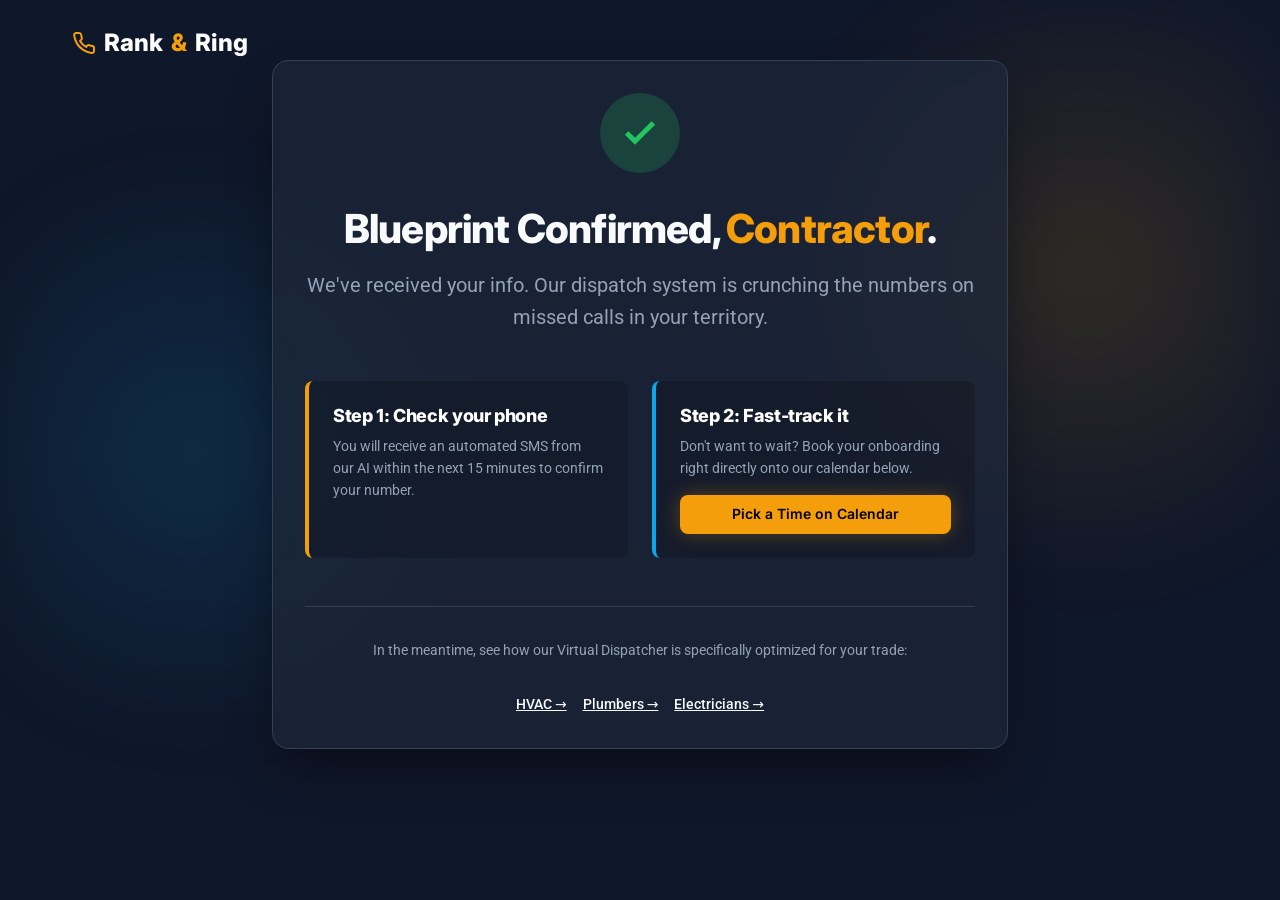
<file: thankyou.html>
<!DOCTYPE html>
<html lang="en">

<head>
    <meta charset="UTF-8">
    <meta name="viewport" content="width=device-width, initial-scale=1.0">
    <title>Blueprint Confirmed | Rank & Ring</title>
    <meta name="description"
        content="Thank you for requesting your custom Rank & Ring blueprint. See your next steps to start capturing missed calls.">

    <link rel="preconnect" href="https://fonts.googleapis.com">
    <link rel="preconnect" href="https://fonts.gstatic.com" crossorigin>
    <link
        href="https://fonts.googleapis.com/css2?family=Inter:wght@400;600;800&family=Roboto:wght@400;500;700&display=swap"
        rel="stylesheet">

    <link rel="stylesheet" href="styles.css">
    <style>
        .thankyou-container {
            max-width: 800px;
            margin: 60px auto;
            text-align: center;
        }

        .success-icon {
            width: 80px;
            height: 80px;
            background: rgba(34, 197, 94, 0.2);
            color: #22c55e;
            border-radius: 50%;
            display: flex;
            align-items: center;
            justify-content: center;
            margin: 0 auto 2rem;
            animation: scaleIn 0.5s cubic-bezier(0.175, 0.885, 0.32, 1.275) forwards;
            opacity: 0;
            transform: scale(0.5);
        }

        @keyframes scaleIn {
            to {
                opacity: 1;
                transform: scale(1);
            }
        }

        .next-steps-grid {
            display: grid;
            grid-template-columns: repeat(auto-fit, minmax(250px, 1fr));
            gap: 1.5rem;
            margin-top: 3rem;
            text-align: left;
        }
    </style>
</head>

<body>
    <div class="bg-pattern"></div>

    <nav class="navbar">
        <div class="container nav-container">
            <a href="index.html" class="logo">
                <svg width="24" height="24" viewBox="0 0 24 24" fill="none" stroke="currentColor" stroke-width="2"
                    style="color: var(--color-accent);">
                    <path
                        d="M22 16.92v3a2 2 0 0 1-2.18 2 19.79 19.79 0 0 1-8.63-3.07 19.5 19.5 0 0 1-6-6 19.79 19.79 0 0 1-3.07-8.67A2 2 0 0 1 4.11 2h3a2 2 0 0 1 2 1.72 12.84 12.84 0 0 0 .7 2.81 2 2 0 0 1-.45 2.11L8.09 9.91a16 16 0 0 0 6 6l1.27-1.27a2 2 0 0 1 2.11-.45 12.84 12.84 0 0 0 2.81.7A2 2 0 0 1 22 16.92z">
                    </path>
                </svg>
                Rank<span>&</span>Ring
            </a>
        </div>
    </nav>

    <div class="container thankyou-container">

        <div class="glass-card fade-in-up">
            <div class="success-icon">
                <svg width="40" height="40" viewBox="0 0 24 24" fill="none" stroke="currentColor" stroke-width="3">
                    <polyline points="20 6 9 17 4 12"></polyline>
                </svg>
            </div>

            <h1 style="font-size: 2.5rem; margin-bottom: 1rem;">Blueprint Confirmed, <span id="userNameDisplay"
                    class="text-accent">Contractor</span>.</h1>
            <p style="font-size: 1.25rem;">We've received your info. Our dispatch system is crunching the numbers on
                missed calls in your territory.</p>

            <div class="next-steps-grid">
                <div
                    style="background: rgba(0,0,0,0.2); padding: 1.5rem; border-radius: 8px; border-left: 4px solid var(--color-accent);">
                    <h3 style="font-size: 1.125rem; margin-bottom: 0.5rem; color: white;">Step 1: Check your phone</h3>
                    <p style="font-size: 0.875rem; margin: 0;">You will receive an automated SMS from our AI within the
                        next 15 minutes to confirm your number.</p>
                </div>

                <div
                    style="background: rgba(0,0,0,0.2); padding: 1.5rem; border-radius: 8px; border-left: 4px solid var(--color-blue);">
                    <h3 style="font-size: 1.125rem; margin-bottom: 0.5rem; color: white;">Step 2: Fast-track it</h3>
                    <p style="font-size: 0.875rem; margin-bottom: 1rem;">Don't want to wait? Book your onboarding right
                        directly onto our calendar below.</p>
                    <a href="#" class="btn btn-primary" style="width: 100%; padding: 0.5rem; font-size: 0.875rem;"
                        onclick="alert('Calendly widget would load here in production.')">Pick a Time on Calendar</a>
                </div>
            </div>

            <div style="margin-top: 3rem; padding-top: 2rem; border-top: 1px solid var(--color-border);">
                <p style="font-size: 0.875rem; color: var(--color-text-muted);">In the meantime, see how our Virtual
                    Dispatcher is specifically optimized for your trade:</p>
                <div style="display: flex; gap: 1rem; justify-content: center; flex-wrap: wrap; margin-top: 1rem;">
                    <a href="hvac.html"
                        style="color: var(--color-text-main); font-size: 0.875rem; font-weight: 500;">HVAC →</a>
                    <a href="plumbers.html"
                        style="color: var(--color-text-main); font-size: 0.875rem; font-weight: 500;">Plumbers →</a>
                    <a href="electricians.html"
                        style="color: var(--color-text-main); font-size: 0.875rem; font-weight: 500;">Electricians →</a>
                </div>
            </div>
        </div>
    </div>

    <script>
        // Very basic script to pull name from URL parameters if passed from quiz
        document.addEventListener('DOMContentLoaded', () => {
            const urlParams = new URLSearchParams(window.location.search);
            const nameParam = urlParams.get('name');
            if (nameParam && nameParam.trim() !== '') {
                // simple sanitize to prevent XSS in this prototype
                const safeName = nameParam.replace(/</g, "&lt;").replace(/>/g, "&gt;").split(' ')[0];
                document.getElementById('userNameDisplay').textContent = safeName;
            }
        });
    </script>

</body>

</html>
</file>
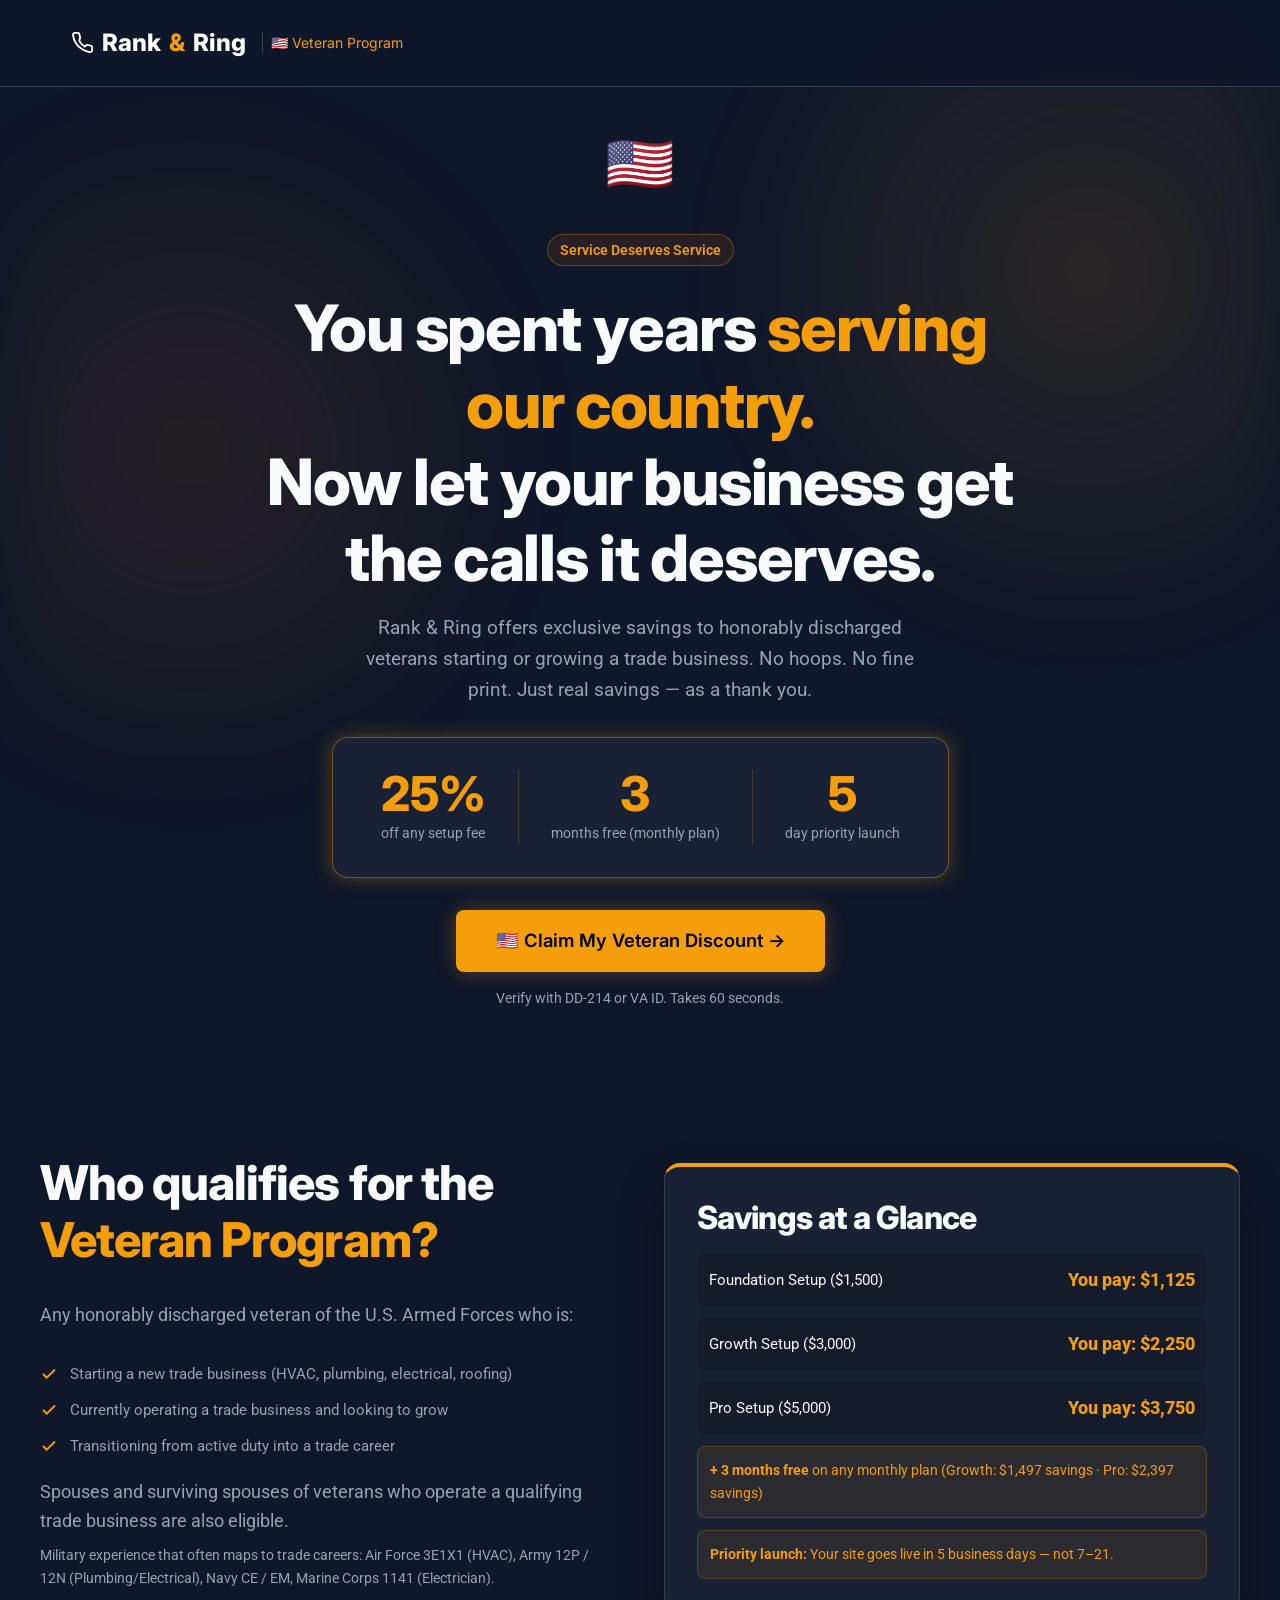
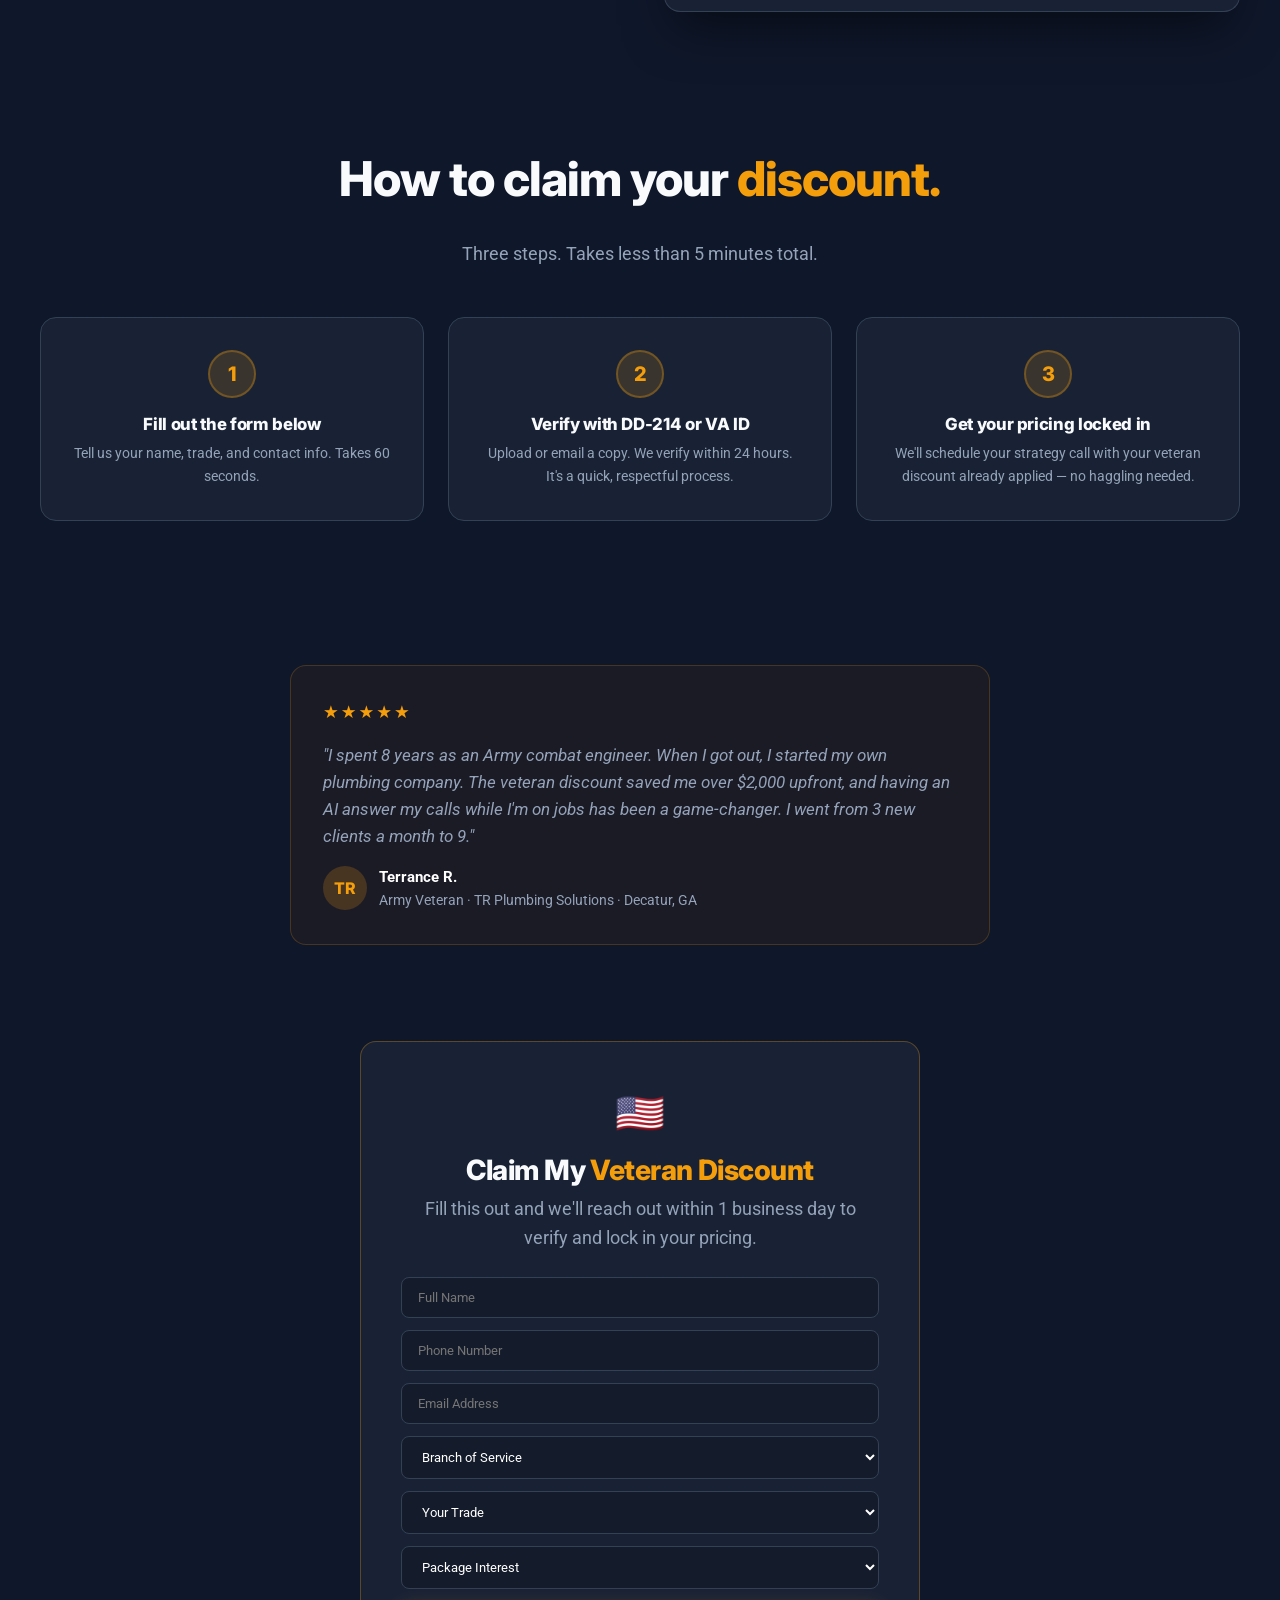
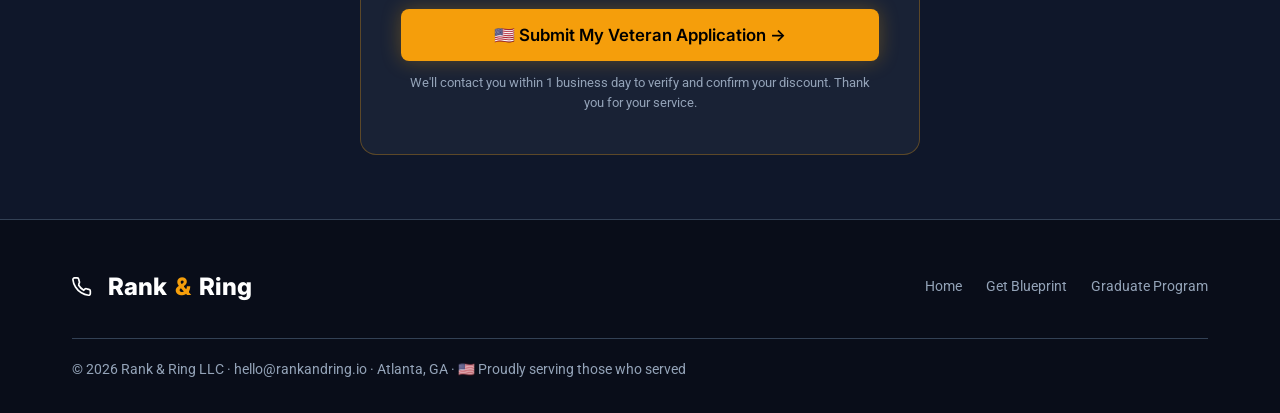
<file: veterans.html>
<!DOCTYPE html>
<html lang="en">
<head>
  <meta charset="UTF-8" />
  <meta name="viewport" content="width=device-width, initial-scale=1.0" />
  <title>Veteran Contractor Program — 25% Off + 3 Months Free | Rank & Ring</title>
  <meta name="description" content="Honorably discharged veterans starting or growing a trade business (HVAC, plumbing, electrical) get 25% off setup and 3 months free on any Rank & Ring plan. Verify in 60 seconds." />
  <link rel="preconnect" href="https://fonts.googleapis.com" />
  <link rel="preconnect" href="https://fonts.gstatic.com" crossorigin />
  <link href="https://fonts.googleapis.com/css2?family=Inter:wght@400;600;800&family=Roboto:wght@400;500;700&display=swap" rel="stylesheet" />
  <link rel="stylesheet" href="styles.css" />
  <style>
    .bg-pattern {
      background:
        radial-gradient(circle at 15% 50%, rgba(180,83,9,0.15), transparent 30%),
        radial-gradient(circle at 85% 30%, rgba(245,158,11,0.12), transparent 30%);
    }
    .text-accent { color: #f59e0b; }
    .badge-vet { background:rgba(180,83,9,0.15); color:#f59e0b; border:1px solid rgba(245,158,11,0.3); padding:0.25rem 0.75rem; border-radius:999px; font-size:0.875rem; font-weight:600; }

    .vet-hero { text-align: center; padding: 5rem 0 3rem; min-height:75vh; display:flex; align-items:center; }
    .vet-hero-inner { max-width:750px; margin:0 auto; }
    .flag-banner { font-size: 3.5rem; margin-bottom: 1.5rem; }

    .discount-box { display:inline-flex; gap:2rem; background:var(--color-card-bg); border:1px solid rgba(245,158,11,0.4); border-radius:var(--radius-lg); padding:2rem 3rem; margin:2rem 0; box-shadow:var(--shadow-glow); flex-wrap:wrap; justify-content:center; }
    .discount-item { text-align:center; }
    .discount-number { font-size:3rem; font-weight:800; font-family:var(--font-heading); color:#f59e0b; line-height:1; }
    .discount-label { font-size:0.9rem; color:var(--color-text-muted); margin-top:0.25rem; }

    .how-it-works { display:grid; grid-template-columns:repeat(3,1fr); gap:1.5rem; margin:3rem 0; }
    .step-box { background:var(--color-card-bg); border:1px solid var(--color-border); border-radius:var(--radius-lg); padding:2rem; text-align:center; }
    .step-num-vet { width:48px; height:48px; border-radius:50%; background:rgba(245,158,11,0.15); color:#f59e0b; font-family:var(--font-heading); font-weight:800; font-size:1.25rem; display:flex; align-items:center; justify-content:center; margin:0 auto 1rem; border:2px solid rgba(245,158,11,0.3); }
    .step-box h3 { font-size:1.05rem; margin-bottom:0.5rem; }
    .step-box p { font-size:0.9rem; margin:0; }

    .verify-form { max-width:560px; margin:0 auto; background:var(--color-card-bg); border:1px solid rgba(245,158,11,0.3); border-radius:var(--radius-lg); padding:2.5rem; }
    .verify-form h2 { font-size:1.75rem; margin-bottom:0.5rem; }
    .verify-form p { margin-bottom:1.5rem; }
    .verify-form input, .verify-form select {
      width:100%; padding:0.75rem 1rem; background:rgba(0,0,0,0.2);
      border:1px solid var(--color-border); border-radius:8px; color:white;
      font-family:var(--font-body); margin-bottom:0.75rem; transition:var(--transition);
    }
    .verify-form input:focus, .verify-form select:focus { outline:none; border-color:#f59e0b; box-shadow:0 0 0 3px rgba(245,158,11,0.1); }
    .verify-form select option { background:#1e293b; }

    .testimonial-vet { background:rgba(180,83,9,0.08); border:1px solid rgba(245,158,11,0.2); border-radius:var(--radius-lg); padding:2rem; max-width:700px; margin:2rem auto; }
    .feature-list { display:flex; flex-direction:column; gap:0.75rem; text-align:left; }
    .feature-item { display:flex; align-items:flex-start; gap:0.75rem; font-size:0.95rem; color:var(--color-text-muted); }
    .feature-item svg { color:#f59e0b; flex-shrink:0; margin-top:3px; }

    .navbar { position:fixed; background:rgba(15,23,42,0.9); backdrop-filter:blur(12px); border-bottom:1px solid var(--color-border); }
    .site-footer { background:rgba(0,0,0,0.4); border-top:1px solid var(--color-border); padding:3rem 0 2rem; }
    .footer-bottom { border-top:1px solid var(--color-border); margin-top:2rem; padding-top:1.25rem; }
    .footer-bottom p { font-size:0.85rem; color:var(--color-text-muted); margin:0; }

    @media (max-width:992px) {
      .how-it-works { grid-template-columns:1fr; }
      .discount-box { gap:1rem; padding:1.5rem; }
    }
  </style>
    <meta property="og:image" content="https://rankandring.io/og-image.jpg">
    <meta property="og:image:width" content="1200">
    <meta property="og:image:height" content="630">
    <meta property="og:image:alt" content="Rank &amp; Ring — More Calls. More Booked Jobs.">
    <meta name="twitter:card" content="summary_large_image">
    <meta name="twitter:image" content="https://rankandring.io/og-image.jpg">
</head>
<body>
  <div class="bg-pattern"></div>
  <nav class="navbar">
    <div class="container nav-container">
      <a href="index.html" class="logo">
        <svg width="22" height="22" viewBox="0 0 24 24" fill="none" stroke="currentColor" stroke-width="2"><path d="M22 16.92v3a2 2 0 0 1-2.18 2 19.79 19.79 0 0 1-8.63-3.07A19.5 19.5 0 0 1 4.21 12 19.79 19.79 0 0 1 1.14 3.38 2 2 0 0 1 3.12 1h3a2 2 0 0 1 2 1.72c.127.96.361 1.903.7 2.81a2 2 0 0 1-.45 2.11L8.09 9.91a16 16 0 0 0 6 6l1.27-1.27a2 2 0 0 1 2.11-.45c.907.339 1.85.573 2.81.7A2 2 0 0 1 22 16.92z"/></svg>
        Rank<span>&</span>Ring
        <span style="font-size:0.875rem; color:#f59e0b; font-weight:normal; margin-left:0.5rem; border-left:1px solid var(--color-border); padding-left:0.5rem;">🇺🇸 Veteran Program</span>
      </a>
    </div>
  </nav>

  <!-- HERO -->
  <section class="vet-hero container" style="padding-top:120px;">
    <div class="vet-hero-inner fade-in-up">
      <div class="flag-banner">🇺🇸</div>
      <span class="badge-vet" style="margin-bottom:1.5rem; display:inline-block;">Service Deserves Service</span>
      <h1>You spent years <span class="text-accent">serving our country.</span><br/>Now let your business get the calls it deserves.</h1>
      <p style="font-size:1.2rem; max-width:580px; margin:1rem auto 0;">Rank & Ring offers exclusive savings to honorably discharged veterans starting or growing a trade business. No hoops. No fine print. Just real savings — as a thank you.</p>

      <div class="discount-box">
        <div class="discount-item">
          <div class="discount-number">25%</div>
          <div class="discount-label">off any setup fee</div>
        </div>
        <div class="discount-item" style="border-left:1px solid rgba(245,158,11,0.2); padding-left:2rem;">
          <div class="discount-number">3</div>
          <div class="discount-label">months free (monthly plan)</div>
        </div>
        <div class="discount-item" style="border-left:1px solid rgba(245,158,11,0.2); padding-left:2rem;">
          <div class="discount-number">5</div>
          <div class="discount-label">day priority launch</div>
        </div>
      </div>

      <a href="#vet-apply" class="btn btn-primary" style="font-size:1.15rem; padding:1rem 2.5rem;">🇺🇸 Claim My Veteran Discount →</a>
      <p style="font-size:0.85rem; color:var(--color-text-muted); margin-top:1rem;">Verify with DD-214 or VA ID. Takes 60 seconds.</p>
    </div>
  </section>

  <!-- WHO QUALIFIES -->
  <section style="padding:4rem 0;" class="container">
    <div style="display:grid; grid-template-columns:1fr 1fr; gap:3rem; align-items:center;">
      <div>
        <h2>Who qualifies for the <span class="text-accent">Veteran Program?</span></h2>
        <p>Any honorably discharged veteran of the U.S. Armed Forces who is:</p>
        <div class="feature-list" style="margin:1.25rem 0;">
          <div class="feature-item"><svg width="18" height="18" viewBox="0 0 24 24" fill="none" stroke="currentColor" stroke-width="2.5"><polyline points="20 6 9 17 4 12"/></svg>Starting a new trade business (HVAC, plumbing, electrical, roofing)</div>
          <div class="feature-item"><svg width="18" height="18" viewBox="0 0 24 24" fill="none" stroke="currentColor" stroke-width="2.5"><polyline points="20 6 9 17 4 12"/></svg>Currently operating a trade business and looking to grow</div>
          <div class="feature-item"><svg width="18" height="18" viewBox="0 0 24 24" fill="none" stroke="currentColor" stroke-width="2.5"><polyline points="20 6 9 17 4 12"/></svg>Transitioning from active duty into a trade career</div>
        </div>
        <p style="margin-bottom:0.5rem;">Spouses and surviving spouses of veterans who operate a qualifying trade business are also eligible.</p>
        <p style="font-size:0.9rem; color:var(--color-text-muted);">Military experience that often maps to trade careers: Air Force 3E1X1 (HVAC), Army 12P / 12N (Plumbing/Electrical), Navy CE / EM, Marine Corps 1141 (Electrician).</p>
      </div>
      <div>
        <div class="glass-card" style="border-top:4px solid #f59e0b;">
          <h3 style="margin-bottom:1rem;">Savings at a Glance</h3>
          <div style="display:flex; flex-direction:column; gap:0.75rem;">
            <div style="display:flex; justify-content:space-between; padding:0.75rem; background:rgba(0,0,0,0.2); border-radius:8px; align-items:center;">
              <span style="font-size:0.95rem;">Foundation Setup ($1,500)</span>
              <span style="font-weight:800; color:#f59e0b; font-size:1.1rem;">You pay: $1,125</span>
            </div>
            <div style="display:flex; justify-content:space-between; padding:0.75rem; background:rgba(0,0,0,0.2); border-radius:8px; align-items:center;">
              <span style="font-size:0.95rem;">Growth Setup ($3,000)</span>
              <span style="font-weight:800; color:#f59e0b; font-size:1.1rem;">You pay: $2,250</span>
            </div>
            <div style="display:flex; justify-content:space-between; padding:0.75rem; background:rgba(0,0,0,0.2); border-radius:8px; align-items:center;">
              <span style="font-size:0.95rem;">Pro Setup ($5,000)</span>
              <span style="font-weight:800; color:#f59e0b; font-size:1.1rem;">You pay: $3,750</span>
            </div>
            <div style="background:rgba(245,158,11,0.08); border:1px solid rgba(245,158,11,0.2); border-radius:8px; padding:0.75rem;">
              <p style="margin:0; font-size:0.9rem; color:#f59e0b;"><strong>+ 3 months free</strong> on any monthly plan (Growth: $1,497 savings · Pro: $2,397 savings)</p>
            </div>
            <div style="background:rgba(245,158,11,0.08); border:1px solid rgba(245,158,11,0.2); border-radius:8px; padding:0.75rem;">
              <p style="margin:0; font-size:0.9rem; color:#f59e0b;"><strong>Priority launch:</strong> Your site goes live in 5 business days — not 7–21.</p>
            </div>
          </div>
        </div>
      </div>
    </div>
  </section>

  <!-- HOW IT WORKS -->
  <section style="padding:4rem 0; text-align:center;" class="container">
    <h2>How to claim your <span class="text-accent">discount.</span></h2>
    <p>Three steps. Takes less than 5 minutes total.</p>
    <div class="how-it-works">
      <div class="step-box">
        <div class="step-num-vet">1</div>
        <h3>Fill out the form below</h3>
        <p>Tell us your name, trade, and contact info. Takes 60 seconds.</p>
      </div>
      <div class="step-box">
        <div class="step-num-vet">2</div>
        <h3>Verify with DD-214 or VA ID</h3>
        <p>Upload or email a copy. We verify within 24 hours. It's a quick, respectful process.</p>
      </div>
      <div class="step-box">
        <div class="step-num-vet">3</div>
        <h3>Get your pricing locked in</h3>
        <p>We'll schedule your strategy call with your veteran discount already applied — no haggling needed.</p>
      </div>
    </div>
  </section>

  <!-- TESTIMONIAL -->
  <div class="container">
    <div class="testimonial-vet">
      <div style="color:#f59e0b; font-size:1.1rem; letter-spacing:2px; margin-bottom:1rem;">★★★★★</div>
      <p style="font-size:1.05rem; font-style:italic; margin-bottom:1rem;">"I spent 8 years as an Army combat engineer. When I got out, I started my own plumbing company. The veteran discount saved me over $2,000 upfront, and having an AI answer my calls while I'm on jobs has been a game-changer. I went from 3 new clients a month to 9."</p>
      <div style="display:flex; align-items:center; gap:0.75rem;">
        <div style="width:44px; height:44px; border-radius:50%; background:rgba(245,158,11,0.2); display:flex; align-items:center; justify-content:center; font-weight:800; color:#f59e0b; font-family:var(--font-heading);">TR</div>
        <div>
          <div style="font-weight:700; font-size:0.95rem; color:white;">Terrance R.</div>
          <div style="font-size:0.85rem; color:var(--color-text-muted);">Army Veteran · TR Plumbing Solutions · Decatur, GA</div>
        </div>
      </div>
    </div>
  </div>

  <!-- APPLICATION FORM -->
  <section style="padding:4rem 0;" class="container" id="vet-apply">
    <div class="verify-form">
      <div style="text-align:center; margin-bottom:1.5rem;">
        <div style="font-size:2.5rem; margin-bottom:0.5rem;">🇺🇸</div>
        <h2>Claim My <span class="text-accent">Veteran Discount</span></h2>
        <p>Fill this out and we'll reach out within 1 business day to verify and lock in your pricing.</p>
      </div>
      <input type="text" placeholder="Full Name" id="vetName" />
      <input type="tel" placeholder="Phone Number" id="vetPhone" />
      <input type="email" placeholder="Email Address" id="vetEmail" />
      <select id="vetBranch">
        <option value="" disabled selected>Branch of Service</option>
        <option>Army</option>
        <option>Navy</option>
        <option>Air Force</option>
        <option>Marine Corps</option>
        <option>Coast Guard</option>
        <option>Space Force</option>
        <option>National Guard / Reserve</option>
      </select>
      <select id="vetTrade">
        <option value="" disabled selected>Your Trade</option>
        <option>HVAC / Air Conditioning</option>
        <option>Plumbing</option>
        <option>Electrical</option>
        <option>Roofing</option>
        <option>Other</option>
      </select>
      <select id="vetPackage">
        <option value="" disabled selected>Package Interest</option>
        <option>Foundation ($1,500 → $1,125 for veterans)</option>
        <option>Growth ($3,000 → $2,250 + 3 months free)</option>
        <option>Pro ($5,000 → $3,750 + 3 months free)</option>
        <option>Not sure yet — tell me more</option>
      </select>
      <button onclick="submitVetForm()" class="btn btn-primary" style="width:100%; justify-content:center; margin-top:0.5rem; font-size:1.05rem;">
        🇺🇸 Submit My Veteran Application →
      </button>
      <p style="font-size:0.8rem; text-align:center; margin-top:0.75rem; margin-bottom:0; color:var(--color-text-muted);">We'll contact you within 1 business day to verify and confirm your discount. Thank you for your service.</p>
    </div>
  </section>

  <footer class="site-footer">
    <div class="container">
      <div style="display:flex; justify-content:space-between; align-items:center; flex-wrap:wrap; gap:1rem;">
        <a href="index.html" class="logo"><svg width="20" height="20" viewBox="0 0 24 24" fill="none" stroke="currentColor" stroke-width="2" style="margin-right:0.5rem;"><path d="M22 16.92v3a2 2 0 0 1-2.18 2 19.79 19.79 0 0 1-8.63-3.07A19.5 19.5 0 0 1 4.21 12 19.79 19.79 0 0 1 1.14 3.38 2 2 0 0 1 3.12 1h3a2 2 0 0 1 2 1.72c.127.96.361 1.903.7 2.81a2 2 0 0 1-.45 2.11L8.09 9.91a16 16 0 0 0 6 6l1.27-1.27a2 2 0 0 1 2.11-.45c.907.339 1.85.573 2.81.7A2 2 0 0 1 22 16.92z"/></svg>Rank<span>&</span>Ring</a>
        <div style="display:flex; gap:1.5rem; flex-wrap:wrap;">
          <a href="index.html" style="color:var(--color-text-muted); text-decoration:none; font-size:0.9rem;">Home</a>
          <a href="quiz.html" style="color:var(--color-text-muted); text-decoration:none; font-size:0.9rem;">Get Blueprint</a>
          <a href="graduates.html" style="color:var(--color-text-muted); text-decoration:none; font-size:0.9rem;">Graduate Program</a>
        </div>
      </div>
      <div class="footer-bottom">
        <p>© <span id="year"></span> Rank & Ring LLC · hello@rankandring.io · Atlanta, GA · 🇺🇸 Proudly serving those who served</p>
      </div>
    </div>
  </footer>

  <script>
    document.getElementById('year').textContent = new Date().getFullYear();
    function submitVetForm() {
      const name = document.getElementById('vetName').value;
      const phone = document.getElementById('vetPhone').value;
      const email = document.getElementById('vetEmail').value;
      const branch = document.getElementById('vetBranch').value;
      const trade = document.getElementById('vetTrade').value;
      if (!name || !phone || !email || !branch || !trade) { alert('Please fill out all fields so we can verify your eligibility.'); return; }
      // TODO: POST to /api/veteran-application or Zapier webhook
      window.location.href = `thankyou.html?name=${encodeURIComponent(name)}&type=veteran`;
    }
  </script>
</body>
</html>
</file>
<file: styles.css>
:root {
    /* Dynamic, Trust-Building Colors */
    --color-bg-dark: #0f172a;
    /* Deep Slate */
    --color-bg-light: #f8fafc;
    /* Crisp White */
    --color-accent: #f59e0b;
    /* Safety Orange - High Urgency/Conversion */
    --color-accent-hover: #d97706;
    --color-blue: #0ea5e9;
    /* Trust Blue - For plumbing/electrical */
    --color-text-main: #f8fafc;
    --color-text-muted: #94a3b8;
    --color-card-bg: rgba(30, 41, 59, 0.7);
    --color-border: #334155;

    /* Typography */
    --font-heading: 'Inter', system-ui, sans-serif;
    --font-body: 'Roboto', system-ui, sans-serif;

    /* Layout */
    --max-width: 1200px;
    --spacing-sm: 0.5rem;
    --spacing-md: 1rem;
    --spacing-lg: 2rem;
    --spacing-xl: 4rem;

    /* Effects */
    --shadow-sm: 0 1px 2px 0 rgb(0 0 0 / 0.05);
    --shadow-glow: 0 0 20px rgba(245, 158, 11, 0.3);
    --shadow-glow-blue: 0 0 20px rgba(14, 165, 233, 0.3);
    --radius: 8px;
    --radius-lg: 16px;
    --transition: all 0.3s cubic-bezier(0.4, 0, 0.2, 1);
}

* {
    box-sizing: border-box;
    margin: 0;
    padding: 0;
}

body {
    font-family: var(--font-body);
    background-color: var(--color-bg-dark);
    color: var(--color-text-main);
    line-height: 1.6;
    -webkit-font-smoothing: antialiased;
    overflow-x: hidden;
}

/* Glassmorphism Background Pattern */
.bg-pattern {
    position: fixed;
    top: 0;
    left: 0;
    width: 100vw;
    height: 100vh;
    z-index: -1;
    background:
        radial-gradient(circle at 15% 50%, rgba(14, 165, 233, 0.15), transparent 25%),
        radial-gradient(circle at 85% 30%, rgba(245, 158, 11, 0.15), transparent 25%);
    filter: blur(40px);
}

.container {
    max-width: var(--max-width);
    margin: 0 auto;
    padding: 0 var(--spacing-lg);
}

h1,
h2,
h3,
h4 {
    font-family: var(--font-heading);
    line-height: 1.2;
    font-weight: 800;
    letter-spacing: -0.02em;
}

h1 {
    font-size: clamp(2.5rem, 5vw, 4rem);
}

h2 {
    font-size: clamp(2rem, 4vw, 3rem);
    margin-bottom: var(--spacing-lg);
}

h3 {
    font-size: clamp(1.5rem, 3vw, 2rem);
    margin-bottom: var(--spacing-md);
}

p {
    font-size: 1.125rem;
    color: var(--color-text-muted);
    margin-bottom: var(--spacing-lg);
}

/* Utilities */
.text-accent {
    color: var(--color-accent);
}

.text-blue {
    color: var(--color-blue);
}

.text-center {
    text-align: center;
}

.mb-lg {
    margin-bottom: var(--spacing-lg);
}

.mt-xl {
    margin-top: var(--spacing-xl);
}

/* Buttons */
.btn {
    display: inline-flex;
    align-items: center;
    justify-content: center;
    padding: 1rem 2rem;
    border-radius: var(--radius);
    font-family: var(--font-heading);
    font-weight: 600;
    font-size: 1.125rem;
    text-decoration: none;
    cursor: pointer;
    transition: var(--transition);
    border: none;
    gap: 0.5rem;
}

.btn-primary {
    background-color: var(--color-accent);
    color: #000;
    box-shadow: var(--shadow-glow);
}

.btn-primary:hover {
    background-color: var(--color-accent-hover);
    transform: translateY(-2px);
    box-shadow: 0 0 30px rgba(245, 158, 11, 0.5);
}

.btn-secondary {
    background: transparent;
    color: var(--color-text-main);
    border: 2px solid var(--color-border);
}

.btn-secondary:hover {
    border-color: var(--color-text-muted);
    background: rgba(255, 255, 255, 0.05);
}

/* Hero Section */
.hero {
    min-height: 90vh;
    display: flex;
    align-items: center;
    padding-top: 80px;
    /* Header space */
}

.hero-grid {
    display: grid;
    grid-template-columns: 1fr 1fr;
    gap: var(--spacing-xl);
    align-items: center;
}

.hero-content h1 {
    margin-bottom: var(--spacing-md);
}

.hero-badges {
    display: flex;
    gap: 1rem;
    margin-bottom: var(--spacing-lg);
    flex-wrap: wrap;
}

.badge {
    background: rgba(14, 165, 233, 0.1);
    color: var(--color-blue);
    padding: 0.25rem 0.75rem;
    border-radius: 999px;
    font-size: 0.875rem;
    font-weight: 600;
    border: 1px solid rgba(14, 165, 233, 0.2);
}

/* Glass Card */
.glass-card {
    background: var(--color-card-bg);
    backdrop-filter: blur(12px);
    -webkit-backdrop-filter: blur(12px);
    border: 1px solid var(--color-border);
    border-radius: var(--radius-lg);
    padding: var(--spacing-lg);
    box-shadow: 0 25px 50px -12px rgba(0, 0, 0, 0.5);
    transition: var(--transition);
}

.glass-card:hover {
    border-color: rgba(245, 158, 11, 0.3);
    transform: translateY(-5px);
}

/* ROI Calculator specific styles */
.calculator-section {
    padding: var(--spacing-xl) 0;
    background: linear-gradient(to bottom, transparent, rgba(15, 23, 42, 0.8), transparent);
}

.calc-grid {
    display: grid;
    grid-template-columns: 1fr 1fr;
    gap: var(--spacing-xl);
}

.input-group {
    margin-bottom: 1.5rem;
}

.input-group label {
    display: block;
    font-weight: 600;
    margin-bottom: 0.5rem;
    color: var(--color-text-main);
}

.range-slider {
    width: 100%;
    accent-color: var(--color-accent);
    margin-top: 0.5rem;
}

.value-display {
    font-family: var(--font-heading);
    font-size: 1.25rem;
    color: var(--color-accent);
    font-weight: 700;
    float: right;
}

.result-box {
    background: rgba(0, 0, 0, 0.3);
    border-radius: var(--radius);
    padding: 1.5rem;
    text-align: center;
    border: 1px dashed var(--color-border);
}

.result-value {
    font-family: var(--font-heading);
    font-size: 3rem;
    font-weight: 800;
    color: var(--color-accent);
    margin: 1rem 0;
    text-shadow: 0 0 20px rgba(245, 158, 11, 0.4);
}

/* Form Elements */
input[type="text"],
input[type="email"],
select {
    width: 100%;
    padding: 0.75rem 1rem;
    background: rgba(0, 0, 0, 0.2);
    border: 1px solid var(--color-border);
    border-radius: var(--radius);
    color: white;
    font-family: var(--font-body);
    transition: var(--transition);
}

input:focus,
select:focus {
    outline: none;
    border-color: var(--color-accent);
    box-shadow: 0 0 0 3px rgba(245, 158, 11, 0.1);
}

/* Navbar */
.navbar {
    position: absolute;
    top: 0;
    left: 0;
    right: 0;
    padding: 1.5rem 0;
    z-index: 100;
}

.nav-container {
    display: flex;
    justify-content: space-between;
    align-items: center;
}

.logo {
    font-family: var(--font-heading);
    font-size: 1.5rem;
    font-weight: 800;
    text-decoration: none;
    color: white;
    display: flex;
    align-items: center;
    gap: 0.5rem;
}

.logo span {
    color: var(--color-accent);
}

/* SMS Demo Widget */
.sms-demo {
    margin-top: var(--spacing-lg);
    padding: 1rem;
    background: rgba(14, 165, 233, 0.1);
    border: 1px solid rgba(14, 165, 233, 0.3);
    border-radius: var(--radius);
    display: flex;
    align-items: center;
    gap: 1rem;
}

.sms-icon {
    font-size: 2rem;
    animation: pulse 2s infinite;
}

/* Animations */
@keyframes pulse {
    0% {
        transform: scale(1);
    }

    50% {
        transform: scale(1.1);
    }

    100% {
        transform: scale(1);
    }
}

.fade-in-up {
    animation: fadeInUp 0.8s ease-out forwards;
    opacity: 0;
    transform: translateY(20px);
}

@keyframes fadeInUp {
    to {
        opacity: 1;
        transform: translateY(0);
    }
}

.delay-1 {
    animation-delay: 0.2s;
}

.delay-2 {
    animation-delay: 0.4s;
}

.delay-3 {
    animation-delay: 0.6s;
}

/* Responsive */
@media (max-width: 992px) {

    .hero-grid,
    .calc-grid {
        grid-template-columns: 1fr;
    }

    .hero {
        min-height: auto;
        padding: 120px 0 var(--spacing-xl) 0;
        text-align: center;
    }

    .hero-badges {
        justify-content: center;
    }

    .sms-demo {
        flex-direction: column;
        text-align: center;
    }
}
</file>
